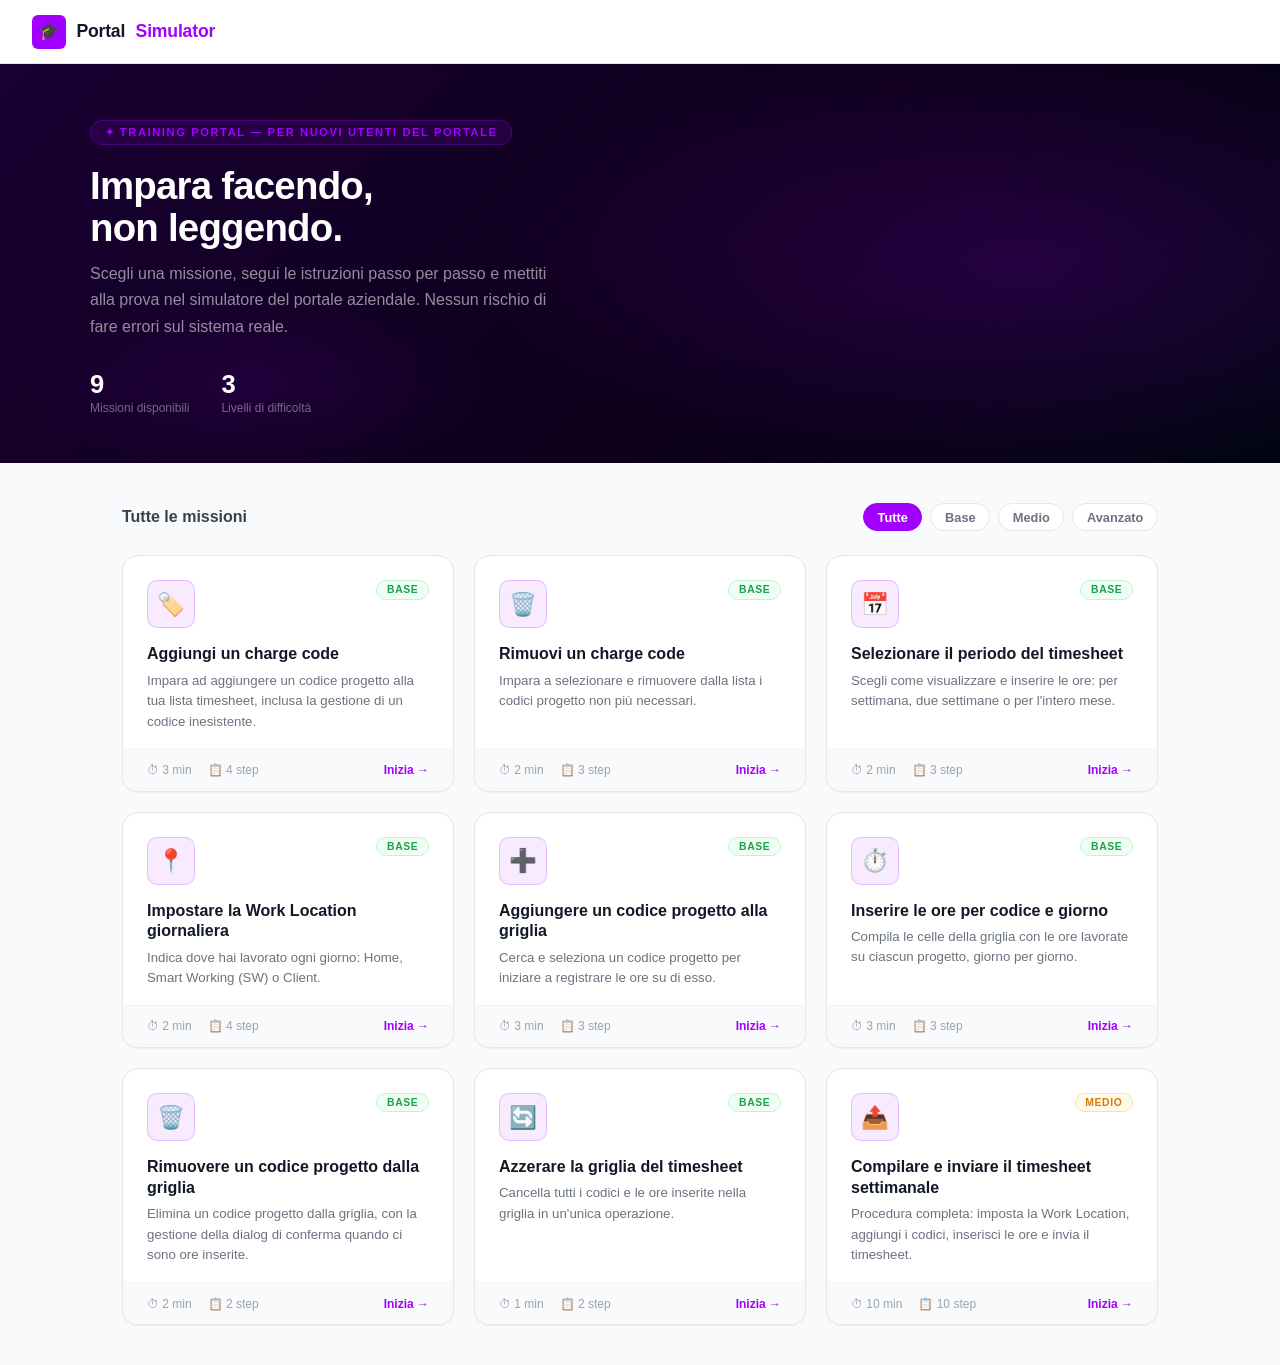
<file: app/index.html>
<!DOCTYPE html>
<html lang="it">
<head>
  <meta charset="UTF-8" />
  <meta name="viewport" content="width=device-width, initial-scale=1.0" />
  <title>Portal Simulator — Missioni</title>
  <link rel="stylesheet" href="css/style.css" />
</head>
<body>

  <header class="app-header">
    <a href="index.html" class="logo">
      <div class="logo-icon">🎓</div>
      Portal<span class="logo-accent">Simulator</span>
    </a>
  </header>

  <div class="hero">
    <div class="hero-inner">
      <div class="hero-eyebrow">✦ Training Portal — per nuovi utenti del portale</div>
      <h1>Impara facendo,<br/>non leggendo.</h1>
      <p>Scegli una missione, segui le istruzioni passo per passo e mettiti alla prova nel simulatore del portale aziendale. Nessun rischio di fare errori sul sistema reale.</p>
      <div class="hero-stats" id="hero-stats">
        <div class="hero-stat">
          <div class="hero-stat-num" id="stat-total">—</div>
          <div class="hero-stat-label">Missioni disponibili</div>
        </div>
        <div class="hero-stat">
          <div class="hero-stat-num">3</div>
          <div class="hero-stat-label">Livelli di difficoltà</div>
        </div>
      </div>
    </div>
  </div>

  <main class="page-container">
    <div class="section-header">
      <div class="section-title" id="section-label">Tutte le missioni</div>
      <div class="filter-bar">
        <button class="filter-btn active" onclick="filter('all', this)">Tutte</button>
        <button class="filter-btn" onclick="filter('base', this)">Base</button>
        <button class="filter-btn" onclick="filter('medio', this)">Medio</button>
        <button class="filter-btn" onclick="filter('avanzato', this)">Avanzato</button>
      </div>
    </div>

    <div id="missions-grid" class="missions-grid"></div>
  </main>

  <script>
    // ── MISSIONS ────────────────────────────────────────────────────────────────
    // Aggiungere qui le missioni generate con /generate-mission.
    // Ogni oggetto corrisponde a un file JSON in missions/ (usato come sorgente
    // per la generazione; a runtime si usa questo array, senza fetch).
    const MISSIONS = [
      {
        "id": "aggiungi-charge-code",
        "title": "Aggiungi un charge code",
        "description": "Impara ad aggiungere un codice progetto alla tua lista timesheet, inclusa la gestione di un codice inesistente.",
        "icon": "🏷️",
        "difficulty": "base",
        "estimatedMinutes": 3,
        "explanation": "Nella sezione 'Codici Progetto' del timesheet puoi aggiungere i codici dei progetti a cui sei assegnato. Si usa il campo di ricerca per trovare il codice e poi lo si aggiunge alla lista. Attenzione: se il codice non esiste, il portale mostrerà un errore. In questa missione proverai prima con un codice sbagliato (XXXXX) e poi aggiungerai il codice PLT2024A.",
        "steps": [
          { "id": "step-1", "description": "Digita XXXXX nel campo 'Codice progetto'", "action": "fill", "target": "searchInput", "errorMessage": "Non hai digitato nulla nel campo di ricerca." },
          { "id": "step-2", "description": "Clicca 'Cerca' — apparirà un errore: codice non trovato", "action": "click", "target": "cercaBtn", "errorMessage": "Non hai cliccato il bottone 'Cerca'." },
          { "id": "step-3", "description": "Nel modal di errore, clicca 'Riprova'", "action": "click", "target": "riprovaBtn", "errorMessage": "Non hai gestito il caso di codice non trovato: dovevi cliccare 'Riprova'." },
          { "id": "step-4", "description": "Digita PLT2024A, clicca di nuovo 'Cerca' e poi clicca 'Aggiungi'", "action": "click", "target": "aggiungiBtn", "errorMessage": "Non hai completato l'aggiunta del codice: dovevi cliccare 'Aggiungi' nel modal dei dettagli." }
        ],
        "simulator": "missions/simulators/codici-progetto.html",
        "successMessage": "Ottimo! Sai come aggiungere un charge code e come gestire un codice inesistente."
      },
      {
        "id": "rimuovi-charge-code",
        "title": "Rimuovi un charge code",
        "description": "Impara a selezionare e rimuovere dalla lista i codici progetto non più necessari.",
        "icon": "🗑️",
        "difficulty": "base",
        "estimatedMinutes": 2,
        "explanation": "Se hai charge code obsoleti o non più assegnati, puoi rimuoverli dalla tua lista. Seleziona uno o più codici tramite le checkbox e usa il bottone 'Elimina selezionati'. Prima di procedere il portale ti chiederà una conferma.",
        "steps": [
          { "id": "step-1", "description": "Seleziona almeno un codice dalla tabella usando la checkbox", "action": "click", "target": "checkboxRow", "errorMessage": "Non hai selezionato nessun codice dalla tabella." },
          { "id": "step-2", "description": "Clicca il bottone 'Elimina selezionati' (diventa rosso con la selezione)", "action": "click", "target": "eliminaSelezionatiBtn", "errorMessage": "Non hai cliccato 'Elimina selezionati'." },
          { "id": "step-3", "description": "Nel modal di conferma, clicca 'Elimina' per procedere", "action": "click", "target": "confermaEliminaBtn", "errorMessage": "Non hai confermato l'eliminazione nel modal di conferma." }
        ],
        "simulator": "missions/simulators/codici-progetto.html",
        "successMessage": "Ottimo! Hai rimosso correttamente i codici selezionati dalla tua lista timesheet."
      },
      {
        "id": "seleziona-periodo-timesheet",
        "title": "Selezionare il periodo del timesheet",
        "description": "Scegli come visualizzare e inserire le ore: per settimana, due settimane o per l'intero mese.",
        "icon": "📅",
        "difficulty": "base",
        "estimatedMinutes": 2,
        "explanation": "Prima di inserire le ore devi scegliere il periodo di riferimento. Puoi visualizzare il timesheet per settimana (blocchi 1–7, 8–14, 15–21, 22–28, 29–fine mese), per due settimane (1–15 e 16–fine mese) o per l'intero mese. La scelta si resetta ad ogni accesso: il portale riparte sempre dalla vista Settimana. Se un periodo è già stato inviato, puoi comunque cambiare periodo per compilarne un altro.",
        "steps": [
          { "id": "step-1", "description": "Clicca sul pulsante 'Settimana' in alto a sinistra per aprire il selettore periodo", "action": "click", "target": "btn-periodo-selector", "errorMessage": "Non hai aperto il selettore del periodo. Clicca sul pulsante 'Settimana' in alto a sinistra." },
          { "id": "step-2", "description": "Seleziona l'opzione 'Due settimane'", "action": "click", "target": "option-due-settimane", "errorMessage": "Non hai selezionato 'Due settimane'. Clicca sulla riga corrispondente nella modale." },
          { "id": "step-3", "description": "Clicca 'Conferma' per applicare la selezione", "action": "click", "target": "btn-conferma-periodo", "errorMessage": "Non hai confermato la selezione. Clicca il pulsante 'Conferma'." }
        ],
        "simulator": "missions/simulators/seleziona-periodo-timesheet.html",
        "successMessage": "Ottimo! Sai come cambiare il periodo del timesheet. Ricorda: la scelta si resetta ad ogni accesso — il portale riparte sempre da 'Settimana'."
      },
      {
        "id": "imposta-work-location",
        "title": "Impostare la Work Location giornaliera",
        "description": "Indica dove hai lavorato ogni giorno: Home, Smart Working (SW) o Client.",
        "icon": "📍",
        "difficulty": "base",
        "estimatedMinutes": 2,
        "explanation": "Per ogni giorno in cui inserisci ore devi specificare dove hai lavorato. La Work Location ha già un valore preselezionato di default ma è obbligatoria per i giorni con ore lavorate. Le opzioni disponibili sono tre: Home (ufficio), SW (Smart Working) e Client (sede cliente). Sabato e domenica sono normalmente disabilitati: si abilitano solo in caso di straordinario nel weekend.",
        "steps": [
          { "id": "step-1", "description": "Clicca sul dropdown Work Location nella colonna 'Mar 1'", "action": "click", "target": "dropdown-wl-mar", "errorMessage": "Non hai aperto il dropdown Work Location di martedì. Clicca sulla freccia nella cella 'Mar 1'." },
          { "id": "step-2", "description": "Seleziona 'SW' (Smart Working) dall'elenco", "action": "click", "target": "option-wl-sw", "errorMessage": "Non hai selezionato 'SW'. Scegli la voce 'SW' dal dropdown aperto." },
          { "id": "step-3", "description": "Clicca sul dropdown Work Location nella colonna 'Mer 2'", "action": "click", "target": "dropdown-wl-mer", "errorMessage": "Non hai aperto il dropdown Work Location di mercoledì." },
          { "id": "step-4", "description": "Seleziona 'Client' dall'elenco", "action": "click", "target": "option-wl-client", "errorMessage": "Non hai selezionato 'Client'. Scegli la voce 'Client' dal dropdown aperto." }
        ],
        "simulator": "missions/simulators/imposta-work-location.html",
        "successMessage": "Perfetto! Sai come impostare la Work Location per ogni giorno lavorativo. Ricorda: è obbligatoria solo per i giorni in cui hai inserito ore."
      },
      {
        "id": "aggiungi-codice-timesheet",
        "title": "Aggiungere un codice progetto alla griglia",
        "description": "Cerca e seleziona un codice progetto per iniziare a registrare le ore su di esso.",
        "icon": "➕",
        "difficulty": "base",
        "estimatedMinutes": 3,
        "explanation": "Per inserire le ore su un progetto devi prima aggiungerlo alla griglia selezionando il suo codice. Il picker ti mostra tutti i codici disponibili con tipo, cliente e stato. Puoi filtrare per codice o descrizione. I codici 'Non attivo' (badge rosso) appaiono in lista ma non sono selezionabili. Lo stesso codice può essere aggiunto una sola volta.",
        "steps": [
          { "id": "step-1", "description": "Clicca su 'Seleziona codice' in una riga vuota della griglia", "action": "click", "target": "btn-seleziona-codice", "errorMessage": "Non hai aperto il picker dei codici. Clicca su 'Seleziona codice' in una delle righe vuote." },
          { "id": "step-2", "description": "Digita 'CTUR' nel campo 'Filter...' per filtrare i risultati", "action": "fill", "target": "input-filter-codici", "errorMessage": "Non hai usato il campo di ricerca. Digita parte del codice o della descrizione per filtrare l'elenco." },
          { "id": "step-3", "description": "Clicca sulla riga del codice 'CTUR9003' per aggiungerlo alla griglia", "action": "click", "target": "row-ctur9003", "errorMessage": "Non hai selezionato il codice. Clicca sulla riga con stato 'Attivo' per aggiungerlo." }
        ],
        "simulator": "missions/simulators/aggiungi-codice-timesheet.html",
        "successMessage": "Ottimo! Hai aggiunto il codice progetto alla griglia. Ricorda: i codici 'Non attivo' non sono selezionabili e ogni codice può essere inserito una sola volta."
      },
      {
        "id": "inserisci-ore-timesheet",
        "title": "Inserire le ore per codice e giorno",
        "description": "Compila le celle della griglia con le ore lavorate su ciascun progetto, giorno per giorno.",
        "icon": "⏱️",
        "difficulty": "base",
        "estimatedMinutes": 3,
        "explanation": "Con i codici aggiunti alla griglia puoi inserire le ore per ogni giorno. Clicca sulla cella corrispondente al giorno e digita il numero di ore — sono ammessi valori decimali (es. 0.5, 7.5). Il totale giornaliero si aggiorna in tempo reale: se supera il Work Schedule di 8.0h le celle diventano rosse e viene calcolato lo straordinario nella riga 'Straordinario giornaliero'. Inserire più di 24h in un singolo giorno blocca l'invio del timesheet.",
        "steps": [
          { "id": "step-1", "description": "Clicca sulla cella 'Mar 1' nella riga del codice progetto e inserisci '8'", "action": "fill", "target": "input-ore-mar", "errorMessage": "Non hai inserito ore per martedì. Clicca sulla cella nella colonna 'Mar 1' e digita il numero di ore." },
          { "id": "step-2", "description": "Clicca sulla cella 'Mer 2' e inserisci '7.5'", "action": "fill", "target": "input-ore-mer", "errorMessage": "Non hai inserito ore per mercoledì. Le ore possono essere anche decimali (es. 7.5)." },
          { "id": "step-3", "description": "Clicca sulla cella 'Gio 3' e inserisci '9' — osserva il rosso sullo straordinario", "action": "fill", "target": "input-ore-gio", "errorMessage": "Non hai inserito ore per giovedì. Prova con 9 ore per vedere come appare lo straordinario." }
        ],
        "simulator": "missions/simulators/inserisci-ore-timesheet.html",
        "successMessage": "Ottimo! Sai come inserire le ore nella griglia. Le celle rosse indicano straordinario rispetto al Work Schedule di 8.0h — non bloccano il salvataggio, ma superare le 24h blocca l'invio."
      },
      {
        "id": "rimuovi-codice-timesheet",
        "title": "Rimuovere un codice progetto dalla griglia",
        "description": "Elimina un codice progetto dalla griglia, con la gestione della dialog di conferma quando ci sono ore inserite.",
        "icon": "🗑️",
        "difficulty": "base",
        "estimatedMinutes": 2,
        "explanation": "Se hai aggiunto un codice per errore o non ti serve più, puoi rimuoverlo cliccando il pulsante '–' accanto al nome. Se la riga è vuota viene rimossa subito. Se contiene ore inserite il portale ti avvisa con una dialog di conferma: le ore verranno cancellate definitivamente e l'operazione non è reversibile.",
        "steps": [
          { "id": "step-1", "description": "Clicca il pulsante '–' a destra del nome del codice 'CTUR9003 – Italy Operations'", "action": "click", "target": "btn-rimuovi-riga", "errorMessage": "Non hai cliccato il pulsante di rimozione. Cerca il pulsante '–' a destra del nome del codice progetto." },
          { "id": "step-2", "description": "Leggi la dialog di conferma e clicca 'Conferma' per procedere con la rimozione", "action": "click", "target": "btn-conferma-rimuovi", "errorMessage": "Non hai confermato la rimozione. Nella dialog 'Rimuovi riga' clicca il pulsante 'Conferma'." }
        ],
        "simulator": "missions/simulators/rimuovi-codice-timesheet.html",
        "successMessage": "Corretto! Hai rimosso il codice dalla griglia. Attenzione: se la riga contiene ore, la rimozione le cancella definitivamente — l'operazione non è reversibile."
      },
      {
        "id": "azzera-griglia-timesheet",
        "title": "Azzerare la griglia del timesheet",
        "description": "Cancella tutti i codici e le ore inserite nella griglia in un'unica operazione.",
        "icon": "🔄",
        "difficulty": "base",
        "estimatedMinutes": 1,
        "explanation": "Il pulsante 'Azzera' rimuove contemporaneamente tutti i codici progetto e tutte le ore inserite nella griglia corrente. L'operazione è irreversibile: il portale ti chiede conferma prima di procedere. Usalo quando vuoi ricominciare da capo la compilazione del periodo.",
        "steps": [
          { "id": "step-1", "description": "Clicca il pulsante 'Azzera' in alto a destra nella barra del timesheet", "action": "click", "target": "btn-azzera", "errorMessage": "Non hai cliccato 'Azzera'. Il pulsante si trova in alto a destra, accanto a 'Invia timesheet'." },
          { "id": "step-2", "description": "Leggi l'avviso e clicca 'Conferma' — l'operazione è irreversibile", "action": "click", "target": "btn-conferma-azzera", "errorMessage": "Non hai confermato l'operazione. Nella dialog 'Azzera griglia' clicca 'Conferma'." }
        ],
        "simulator": "missions/simulators/azzera-griglia-timesheet.html",
        "successMessage": "Perfetto! Hai azzerato la griglia. Ricorda che l'operazione è irreversibile: tutti i codici e le ore vengono cancellati definitivamente."
      },
      {
        "id": "invia-timesheet-settimanale",
        "title": "Compilare e inviare il timesheet settimanale",
        "description": "Procedura completa: imposta la Work Location, aggiungi i codici, inserisci le ore e invia il timesheet.",
        "icon": "📤",
        "difficulty": "medio",
        "estimatedMinutes": 10,
        "explanation": "Inviare il timesheet è la procedura principale che svolgi ogni settimana. Devi aggiungere i codici progetto su cui hai lavorato, inserire le ore per ogni giorno e specificare dove hai lavorato (Work Location). Il portale mostra un riepilogo prima dell'invio definitivo. Una volta inviato la griglia diventa in sola lettura. Puoi inviare anche con ore inferiori alle 40h previste, ma il sistema avvisa. La scadenza è entro la fine del periodo selezionato.",
        "steps": [
          { "id": "step-1", "description": "Clicca sul dropdown Work Location di 'Mar 1' e seleziona 'Home'", "action": "click", "target": "dropdown-wl-mar", "errorMessage": "Non hai aperto il dropdown Work Location. Clicca sulla freccia nella colonna 'Mar 1'." },
          { "id": "step-2", "description": "Seleziona 'Home' dal dropdown", "action": "click", "target": "option-wl-home", "errorMessage": "Non hai selezionato la Work Location. Clicca su 'Home' nel dropdown aperto." },
          { "id": "step-3", "description": "Clicca su 'Seleziona codice' nella prima riga vuota per aprire il picker", "action": "click", "target": "btn-seleziona-codice", "errorMessage": "Non hai aperto il picker dei codici. Clicca su 'Seleziona codice' nella griglia." },
          { "id": "step-4", "description": "Clicca sulla riga 'CWC0K001 – BDOPP DEMO FY26 Core Banking Renewal' per aggiungerlo", "action": "click", "target": "row-cwc0k001", "errorMessage": "Non hai selezionato il codice progetto. Clicca su una riga con stato 'Attivo'." },
          { "id": "step-5", "description": "Inserisci '8' nella cella 'Mar 1' del codice appena aggiunto", "action": "fill", "target": "input-ore-mar", "errorMessage": "Non hai inserito ore per martedì. Clicca sulla cella e digita il numero di ore." },
          { "id": "step-6", "description": "Inserisci '8' nella cella 'Mer 2'", "action": "fill", "target": "input-ore-mer", "errorMessage": "Non hai inserito ore per mercoledì." },
          { "id": "step-7", "description": "Inserisci '8' nella cella 'Gio 3'", "action": "fill", "target": "input-ore-gio", "errorMessage": "Non hai inserito ore per giovedì." },
          { "id": "step-8", "description": "Inserisci '8' nella cella 'Ven 4'", "action": "fill", "target": "input-ore-ven", "errorMessage": "Non hai inserito ore per venerdì." },
          { "id": "step-9", "description": "Clicca 'Invia timesheet' in alto a destra", "action": "click", "target": "btn-invia-timesheet", "errorMessage": "Non hai avviato l'invio. Clicca il pulsante 'Invia timesheet' in alto a destra." },
          { "id": "step-10", "description": "Controlla il riepilogo nella modale e clicca 'Invia' per confermare", "action": "click", "target": "btn-conferma-invio", "errorMessage": "Non hai confermato l'invio. Nella modale 'Riepilogo timesheet' clicca 'Invia'." }
        ],
        "simulator": "missions/simulators/invia-timesheet-settimanale.html",
        "successMessage": "Ottimo! Hai completato l'invio del timesheet. La griglia è ora in sola lettura. Ricorda: la scadenza per l'invio è entro la fine del periodo selezionato."
      }
    ];
    // ───────────────────────────────────────────────────────────────────────────

    let allMissions = [];

    function loadMissions() {
      const grid = document.getElementById('missions-grid');

      if (MISSIONS.length === 0) {
        grid.innerHTML = `
          <div class="empty-state" style="grid-column:1/-1;">
            <div class="empty-icon">🚧</div>
            <p>Nessuna missione disponibile.<br/>Le missioni vengono generate dagli agenti con <strong>/generate-mission</strong>.</p>
          </div>`;
        document.getElementById('stat-total').textContent = '0';
        return;
      }

      allMissions = MISSIONS;
      document.getElementById('stat-total').textContent = allMissions.length;
      renderCards(allMissions);
    }

    function renderCards(list) {
      const grid = document.getElementById('missions-grid');
      if (!list.length) {
        grid.innerHTML = `<div class="empty-state" style="grid-column:1/-1;"><div class="empty-icon">🔍</div><p>Nessuna missione per questo livello.</p></div>`;
        return;
      }
      grid.innerHTML = list.map(missionCard).join('');
    }

    function filter(level, btn) {
      document.querySelectorAll('.filter-btn').forEach(b => b.classList.remove('active'));
      btn.classList.add('active');
      const filtered = level === 'all' ? allMissions : allMissions.filter(m => m.difficulty === level);
      document.getElementById('section-label').textContent =
        level === 'all' ? 'Tutte le missioni' : `Missioni — ${level.charAt(0).toUpperCase() + level.slice(1)}`;
      renderCards(filtered);
    }

    function goMission(id) {
      const m = allMissions.find(m => m.id === id);
      if (m) {
        sessionStorage.setItem('currentMission', JSON.stringify(m));
        sessionStorage.setItem('retryCount', '1');
        sessionStorage.removeItem('prevScore');
      }
    }

    function missionCard(m) {
      const badgeClass = { base: 'badge-base', medio: 'badge-medio', avanzato: 'badge-avanzato' }[m.difficulty] || 'badge-base';
      return `
        <a class="mission-card" href="mission.html?id=${m.id}" onclick="goMission('${m.id}')">
          <div class="mission-card-top">
            <div class="mission-icon">${m.icon || '📌'}</div>
            <span class="badge ${badgeClass}">${m.difficulty || 'base'}</span>
          </div>
          <div class="mission-card-body">
            <h3>${m.title}</h3>
            <p>${m.description}</p>
          </div>
          <div class="mission-card-footer">
            <div class="mission-meta">
              <span>⏱ ${m.estimatedMinutes} min</span>
              <span>📋 ${m.steps.length} step</span>
            </div>
            <span class="mission-cta">Inizia →</span>
          </div>
        </a>`;
    }

    loadMissions();
  </script>

</body>
</html>
</file>
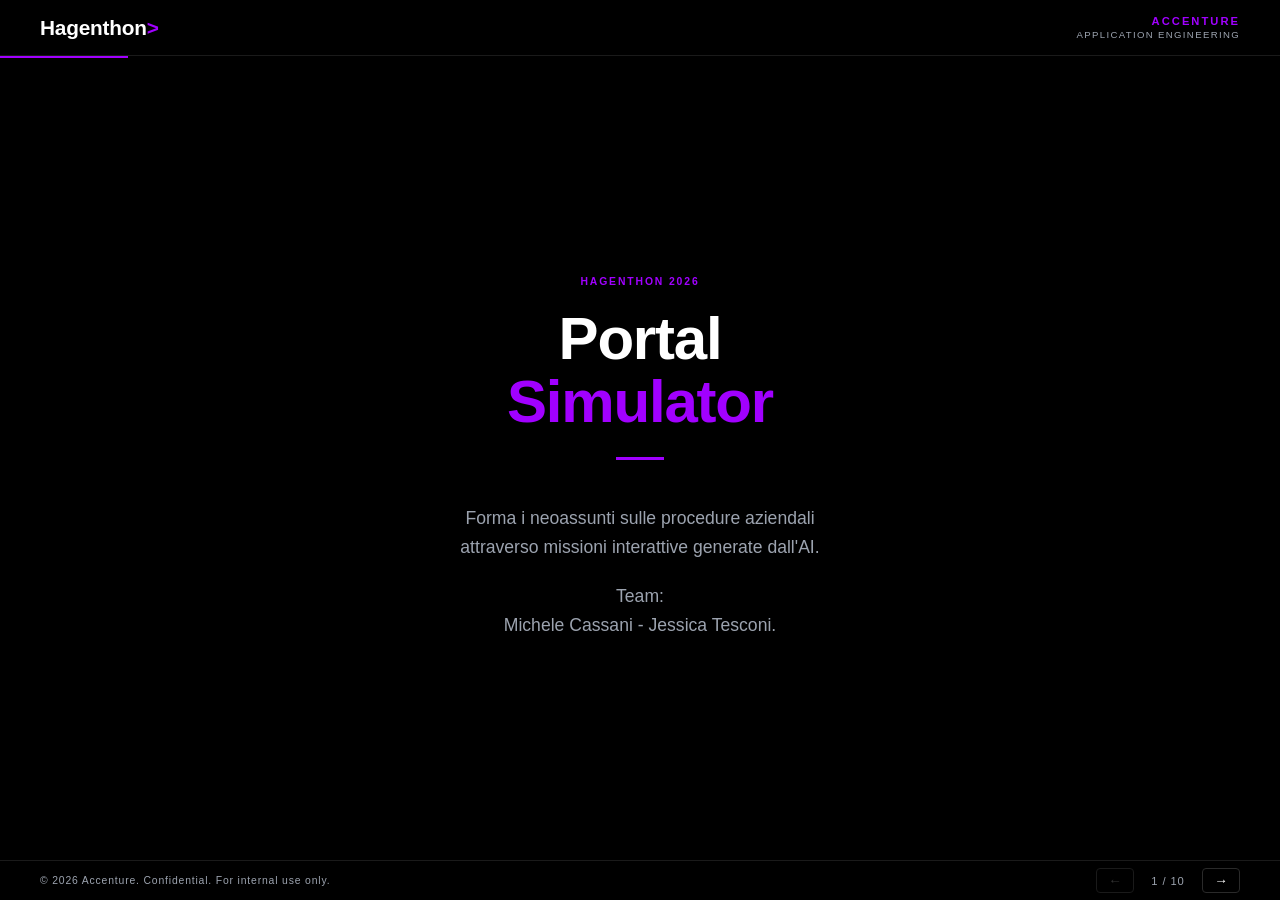
<file: presentation/index.html>
<!DOCTYPE html>
<html lang="it">
<head>
  <meta charset="UTF-8" />
  <meta name="viewport" content="width=device-width, initial-scale=1.0" />
  <title>Portal Simulator — Hagenthon</title>
  <style>
    :root {
      --purple:       #A100FF;
      --purple-dim:   rgba(161,0,255,.15);
      --purple-border:rgba(161,0,255,.35);
      --green:        #00FF85;
      --green-dim:    rgba(0,255,133,.1);
      --green-border: rgba(0,255,133,.3);
      --gray-200: #e5e7eb;
      --gray-300: #d1d5db;
      --gray-400: #9ca3af;
      --gray-500: #6b7280;
      --gray-600: #4b5563;
      --white: #ffffff;
      --black: #000000;
      --header-h: 56px;
      --footer-h: 40px;
    }

    * { box-sizing: border-box; margin: 0; padding: 0; }

    html, body {
      width: 100%; height: 100%;
      font-family: -apple-system, BlinkMacSystemFont, 'Segoe UI', Roboto, sans-serif;
      background: var(--black);
      color: var(--white);
      overflow: hidden;
    }

    /* ── Accenture header ── */
    .acc-header {
      position: fixed;
      top: 0; left: 0; right: 0;
      height: var(--header-h);
      background: var(--black);
      border-bottom: 1px solid #1a1a1a;
      display: flex;
      align-items: center;
      justify-content: space-between;
      padding: 0 2.5rem;
      z-index: 500;
    }

    .acc-logo {
      font-size: 1.3rem;
      font-weight: 800;
      letter-spacing: -.01em;
      color: var(--white);
    }

    .acc-logo span { color: var(--purple); }

    .acc-brand {
      text-align: right;
      line-height: 1.3;
    }

    .acc-brand .name {
      font-size: .7rem;
      font-weight: 700;
      letter-spacing: .18em;
      color: var(--purple);
    }

    .acc-brand .sub {
      font-size: .6rem;
      letter-spacing: .14em;
      color: var(--gray-400);
    }

    /* ── Accenture footer ── */
    .acc-footer {
      position: fixed;
      bottom: 0; left: 0; right: 0;
      height: var(--footer-h);
      background: var(--black);
      border-top: 1px solid #1a1a1a;
      display: flex;
      align-items: center;
      justify-content: space-between;
      padding: 0 2.5rem;
      z-index: 500;
    }

    .acc-footer .copy {
      font-size: .65rem;
      letter-spacing: .08em;
      color: var(--gray-400);
    }

    /* ── Progress bar ── */
    .progress {
      position: fixed;
      top: var(--header-h);
      left: 0;
      height: 2px;
      background: var(--purple);
      transition: width .35s ease;
      z-index: 400;
    }

    /* ── Navigation ── */
    .nav {
      display: flex;
      align-items: center;
      gap: .75rem;
    }

    .nav button {
      background: none;
      border: 1px solid #2a2a2a;
      color: var(--white);
      font-size: .85rem;
      cursor: pointer;
      padding: .3rem .7rem;
      border-radius: 4px;
      transition: border-color .15s, color .15s;
      line-height: 1;
    }

    .nav button:hover { border-color: var(--purple); color: var(--purple); }
    .nav button:disabled { color: #333; border-color: #1a1a1a; cursor: default; }
    .nav button:disabled:hover { color: #333; border-color: #1a1a1a; }

    .nav-counter {
      font-size: .7rem;
      letter-spacing: .08em;
      color: var(--gray-400);
      min-width: 44px;
      text-align: center;
    }

    /* ── Deck ── */
    .deck {
      position: fixed;
      top: var(--header-h);
      bottom: var(--footer-h);
      left: 0; right: 0;
    }

    .slide {
      position: absolute;
      inset: 0;
      display: flex;
      flex-direction: column;
      justify-content: center;
      align-items: center;
      padding: 3rem 5rem;
      opacity: 0;
      transform: translateX(48px);
      transition: opacity .35s ease, transform .35s ease;
      pointer-events: none;
    }

    .slide.active {
      opacity: 1;
      transform: translateX(0);
      pointer-events: all;
    }

    .slide.exit {
      opacity: 0;
      transform: translateX(-48px);
      transition: opacity .25s ease, transform .25s ease;
    }

    /* ── Typography ── */
    .eyebrow {
      font-size: .65rem;
      font-weight: 700;
      letter-spacing: .18em;
      text-transform: uppercase;
      color: var(--purple);
      margin-bottom: 1.25rem;
    }

    h1 { font-size: 3.75rem; font-weight: 800; line-height: 1.05; letter-spacing: -.02em; }
    h2 { font-size: 2.5rem; font-weight: 700; line-height: 1.15; letter-spacing: -.01em; }
    h3 { font-size: 1.1rem; font-weight: 600; }

    .tagline {
      font-size: 1.1rem;
      color: var(--gray-400);
      margin-top: 1.25rem;
      max-width: 520px;
      text-align: center;
      line-height: 1.65;
    }

    .hp { color: var(--purple); }
    .hg { color: var(--green); }
    .hd { color: var(--gray-400); }

    .text-center { text-align: center; }

    /* ── Layout ── */
    .cols-2 { display: grid; grid-template-columns: 1fr 1fr; gap: 1.75rem; width: 100%; }
    .cols-3 { display: grid; grid-template-columns: 1fr 1fr 1fr; gap: 1.5rem; width: 100%; }
    .max-w { max-width: 960px; width: 100%; }
    .max-w-sm { max-width: 680px; width: 100%; }

    /* ── Cards ── */
    .card {
      background: #0a0a0a;
      border: 1px solid #1e1e1e;
      border-radius: 8px;
      padding: 1.5rem;
    }

    .card-purple { border-color: var(--purple-border); background: var(--purple-dim); }
    .card-green  { border-color: var(--green-border);  background: var(--green-dim); }

    .card-label {
      font-size: .6rem;
      font-weight: 700;
      letter-spacing: .14em;
      text-transform: uppercase;
      margin-bottom: .75rem;
    }

    /* ── Stat ── */
    .stat { font-size: 3.5rem; font-weight: 800; line-height: 1; }

    /* ── Flow ── */
    .flow {
      display: flex;
      align-items: flex-start;
      gap: 0;
      width: 100%;
    }

    .flow-step { flex: 1; text-align: center; }

    .flow-icon {
      width: 60px; height: 60px;
      border-radius: 50%;
      border: 1px solid var(--purple-border);
      background: var(--purple-dim);
      display: flex; align-items: center; justify-content: center;
      font-size: 1.5rem;
      margin: 0 auto .75rem;
    }

    .flow-name { font-size: .85rem; font-weight: 700; margin-bottom: .4rem; }
    .flow-desc { font-size: .72rem; color: var(--gray-400); line-height: 1.5; }

    .flow-arrow {
      color: var(--gray-500);
      font-size: 1rem;
      flex-shrink: 0;
      padding: 0 .25rem;
      margin-top: 1.75rem;
    }

    /* ── Arch boxes ── */
    .arch-box {
      border-radius: 8px;
      padding: 2rem 1.75rem;
    }

    .arch-box-title { margin-bottom: .5rem; font-size: 1.2rem; font-weight: 700; }
    .arch-box-sub { font-size: .75rem; color: var(--gray-400); margin-bottom: 1.25rem; }

    .arch-list { list-style: none; display: flex; flex-direction: column; gap: .4rem; }
    .arch-list li {
      font-size: .82rem;
      color: var(--gray-400);
      padding: .35rem .75rem;
      background: rgba(255,255,255,.03);
      border: 1px solid #1e1e1e;
      border-radius: 4px;
    }

    /* ── Pills ── */
    .pill-col { display: flex; flex-direction: column; gap: .4rem; }

    .pill-col-label {
      font-size: .6rem;
      font-weight: 700;
      letter-spacing: .14em;
      text-transform: uppercase;
      margin-bottom: .5rem;
    }

    .pill {
      display: flex;
      align-items: center;
      gap: .6rem;
      padding: .5rem .85rem;
      border-radius: 5px;
      background: #0a0a0a;
      border: 1px solid #1e1e1e;
      font-size: .78rem;
    }

    .pill-s { border-color: rgba(161,0,255,.25); }
    .pill-a { border-color: rgba(0,255,133,.2); }

    .pill-cmd   { font-family: monospace; font-size: .75rem; font-weight: 700; color: var(--purple); }
    .pill-cmd-g { font-family: monospace; font-size: .75rem; font-weight: 700; color: var(--green); }
    .pill-txt   { color: var(--gray-400); }

    /* ── Checkpoint flow ── */
    .cp-flow { display: flex; flex-direction: column; gap: .5rem; width: 100%; max-width: 580px; }

    .cp-row {
      display: flex;
      align-items: center;
      gap: .85rem;
      padding: .65rem 1rem;
      border-radius: 6px;
      background: #080808;
      border: 1px solid #1a1a1a;
      font-size: .85rem;
    }

    .cp-num {
      width: 24px; height: 24px;
      border-radius: 50%;
      background: var(--purple);
      display: flex; align-items: center; justify-content: center;
      font-size: .68rem; font-weight: 700;
      flex-shrink: 0;
    }

    .cp-row-ok {
      border-color: var(--green-border);
      background: var(--green-dim);
    }

    .cp-num-ok { background: #16a34a; }
    .cp-label  { flex: 1; }

    .cp-tag {
      font-size: .62rem;
      font-weight: 700;
      padding: .15rem .5rem;
      border-radius: 999px;
      background: rgba(161,0,255,.15);
      color: var(--purple);
      border: 1px solid var(--purple-border);
      white-space: nowrap;
    }

    /* ── Demo CTA ── */
    .demo-btn {
      display: inline-flex;
      align-items: center;
      gap: .75rem;
      padding: .9rem 2.25rem;
      background: var(--purple);
      color: white;
      border-radius: 6px;
      font-size: 1rem;
      font-weight: 700;
      text-decoration: none;
      margin-top: 2rem;
      letter-spacing: .01em;
      transition: opacity .15s, transform .15s;
    }

    .demo-btn:hover { opacity: .88; transform: translateY(-1px); }

    /* ── Takeaway ── */
    .tw-list { display: flex; flex-direction: column; gap: .65rem; width: 100%; max-width: 600px; text-align: left; }

    .tw-item {
      display: flex;
      align-items: flex-start;
      gap: .85rem;
      font-size: .92rem;
      line-height: 1.55;
      color: var(--gray-400);
    }

    .tw-item strong { color: var(--white); }
    .tw-icon { color: var(--purple); flex-shrink: 0; margin-top: .1rem; }

    /* ── Cover accent line ── */
    .accent-line {
      width: 48px; height: 3px;
      background: var(--purple);
      margin: 1.5rem auto;
    }

    /* ── Reusability grid ── */
    .reuse-grid {
      display: grid;
      grid-template-columns: 1fr 1fr;
      gap: 1.25rem;
      width: 100%;
      max-width: 900px;
    }

    .reuse-card {
      background: #0a0a0a;
      border: 1px solid #1e1e1e;
      border-radius: 8px;
      padding: 1.4rem 1.5rem;
    }

    .reuse-card.purple { border-color: var(--purple-border); background: var(--purple-dim); }
    .reuse-card.green  { border-color: var(--green-border);  background: var(--green-dim); }

    .reuse-icon { font-size: 1.5rem; margin-bottom: .6rem; }
    .reuse-title { font-size: .88rem; font-weight: 700; margin-bottom: .45rem; }
    .reuse-body  { font-size: .78rem; color: var(--gray-400); line-height: 1.6; }
    .reuse-body strong { color: var(--gray-300); }
  </style>
</head>
<body>

<!-- Header -->
<header class="acc-header">
  <div class="acc-logo">Hagenthon<span>&gt;</span></div>
  <div class="acc-brand">
    <div class="name">ACCENTURE</div>
    <div class="sub">APPLICATION ENGINEERING</div>
  </div>
</header>

<!-- Progress -->
<div class="progress" id="progress"></div>

<!-- Deck -->
<div class="deck" id="deck">

  <!-- 1. COVER -->
  <div class="slide text-center active" data-index="0">
    <div class="eyebrow">Hagenthon 2026</div>
    <h1>Portal<br/><span class="hp">Simulator</span></h1>
    <div class="accent-line"></div>
    <p class="tagline">
      Forma i neoassunti sulle procedure aziendali<br/>
      attraverso missioni interattive generate dall'AI.
    </p>
    <p class="tagline">
      Team:<br/>
      Michele Cassani - Jessica Tesconi.
    </p>
  </div>

  <!-- 2. IL PROBLEMA -->
  <div class="slide" data-index="1">
    <div class="eyebrow">Il problema</div>
    <h2 class="text-center" style="margin-bottom:2.25rem;">
      L'onboarding sui portali aziendali<br/>è ancora <span class="hp">manuale e frammentato</span>
    </h2>
    <div class="cols-3 max-w">
      <div class="card">
        <div class="card-label hd">Nessun ambiente sicuro</div>
        <p style="color:var(--gray-400); font-size:.88rem; line-height:1.7; margin-top:.5rem;">
          Il neoassunto opera sul sistema reale dal primo giorno. Non esiste uno spazio dove sbagliare, imparare e riprovare senza conseguenze.
        </p>
      </div>
      <div class="card">
        <div class="card-label hd">Affiancamento non scalabile</div>
        <p style="color:var(--gray-400); font-size:.88rem; line-height:1.7; margin-top:.5rem;">
          Ogni onboarding dipende dalla disponibilità di un collega senior. Con team in crescita, il modello 1:1 diventa insostenibile.
        </p>
      </div>
      <div class="card">
        <div class="card-label hd">Conoscenza non trasferibile</div>
        <p style="color:var(--gray-400); font-size:.88rem; line-height:1.7; margin-top:.5rem;">
          Le procedure vivono nella testa delle persone. Ogni aggiornamento del portale rende obsoleta tutta la formazione precedente.
        </p>
      </div>
    </div>
  </div>

  <!-- 3. LA SOLUZIONE -->
  <div class="slide" data-index="2">
    <div class="eyebrow">La soluzione</div>
    <h2 class="text-center" style="margin-bottom:2rem;">
      Il neoassunto impara <span class="hp">facendo</span>
    </h2>
    <div class="flow max-w" style="max-width:920px;">
      <div class="flow-step">
        <div class="flow-icon">📋</div>
        <div class="flow-name">Sceglie la missione</div>
        <div class="flow-desc">
          Lista filtrata per difficoltà<br/>
          e area del portale.<br/>
          Vede durata stimata e step.
        </div>
      </div>
      <div class="flow-arrow">→</div>
      <div class="flow-step">
        <div class="flow-icon">📖</div>
        <div class="flow-name">Legge la spiegazione</div>
        <div class="flow-desc">
          Contesto della procedura,<br/>
          elenco dei passaggi attesi<br/>
          e obiettivo finale.
        </div>
      </div>
      <div class="flow-arrow">→</div>
      <div class="flow-step">
        <div class="flow-icon">🖥️</div>
        <div class="flow-name">Esegue nel simulatore</div>
        <div class="flow-desc">
          Replica fedele del portale reale.<br/>
          Click, input e azioni tracciate.<br/>
          Nessun rischio sul sistema reale.
        </div>
      </div>
      <div class="flow-arrow">→</div>
      <div class="flow-step">
        <div class="flow-icon">✅</div>
        <div class="flow-name">Riceve il feedback</div>
        <div class="flow-desc">
          Errori evidenziati step per step.<br/>
          Suggerimenti contestuali.<br/>
          Può riprovare e misurare il miglioramento.
        </div>
      </div>
    </div>
  </div>

  <!-- 4. ARCHITETTURA -->
  <div class="slide" data-index="3">
    <div class="eyebrow">Architettura</div>
    <h2 class="text-center" style="margin-bottom:2rem;">Due fasi <span class="hp">separate</span></h2>
    <div class="cols-2 max-w">
      <div class="arch-box card-purple">
        <div class="arch-box-title hp">🤖 Generazione</div>
        <div class="arch-box-sub">Sviluppatore + AI — offline</div>
        <ul class="arch-list">
          <li>Analisi screenshot del portale</li>
          <li>Generazione missioni JSON</li>
          <li>Creazione simulatori HTML</li>
          <li>Validazione e test automatici</li>
        </ul>
      </div>
      <div class="arch-box card-green">
        <div class="arch-box-title hg">⚡ Fruizione</div>
        <div class="arch-box-sub">Neoassunto — zero AI a runtime</div>
        <ul class="arch-list">
          <li>App HTML / CSS / JS statica</li>
          <li>Funziona offline, senza server</li>
          <li>Nessuna dipendenza esterna</li>
          <li>Tracciamento e valutazione lato client</li>
        </ul>
      </div>
    </div>
  </div>

  <!-- 5. SKILL E AGENTI -->
  <div class="slide" data-index="4">
    <div class="eyebrow">Skill &amp; Agenti</div>
    <h2 class="text-center" style="margin-bottom:2rem;">Il sistema di <span class="hp">generazione</span></h2>
    <div class="cols-2 max-w">
      <div>
        <div class="pill-col-label" style="color:var(--purple);">Skill — invocabili con /nome</div>
        <div class="pill-col">
          <div class="pill pill-s"><span class="pill-cmd">/generate-mission</span><span class="pill-txt">orchestratore con checkpoint guidati</span></div>
          <div class="pill pill-s"><span class="pill-cmd">/portal-analyzer</span><span class="pill-txt">screenshot → catalogo missioni</span></div>
          <div class="pill pill-s"><span class="pill-cmd">/batch-generate</span><span class="pill-txt">N missioni da lista o XLSX/CSV</span></div>
          <div class="pill pill-s"><span class="pill-cmd">/validate-mission</span><span class="pill-txt">valida JSON + HTML + test browser</span></div>
          <div class="pill pill-s"><span class="pill-cmd">/update-mission</span><span class="pill-txt">aggiorna quando il portale cambia</span></div>
        </div>
      </div>
      <div>
        <div class="pill-col-label" style="color:var(--green);">Agenti — specialisti delegati</div>
        <div class="pill-col">
          <div class="pill pill-a"><span class="pill-cmd-g">portal-analyzer</span><span class="pill-txt">mappa il portale da screenshot</span></div>
          <div class="pill pill-a"><span class="pill-cmd-g">simulator-builder</span><span class="pill-txt">riproduce l'UI reale in HTML</span></div>
          <div class="pill pill-a"><span class="pill-cmd-g">mission-tester</span><span class="pill-txt">testa il simulatore in browser</span></div>
          <div class="pill pill-a"><span class="pill-cmd-g">mission-reviewer</span><span class="pill-txt">qualità testo per neoassunti</span></div>
          <div class="pill pill-a"><span class="pill-cmd-g">test-runner</span><span class="pill-txt">unit test su tracker e evaluator</span></div>
        </div>
      </div>
    </div>
  </div>

  <!-- 6. RIUSABILITÀ E VANTAGGI -->
  <div class="slide" data-index="5">
    <div class="eyebrow">Skill &amp; Agenti — Vantaggi</div>
    <h2 class="text-center" style="margin-bottom:2rem;">
      Un sistema <span class="hp">riusabile</span> e componibile
    </h2>
    <div class="reuse-grid">
      <div class="reuse-card purple">
        <div class="reuse-icon">♻️</div>
        <div class="reuse-title hp">Indipendenti dal portale</div>
        <div class="reuse-body">
          Le skill funzionano con <strong>qualsiasi portale aziendale</strong> — SAP, Salesforce, tool custom o proprietari.
          Il sistema di generazione non cambia: cambia solo il contenuto generato.
        </div>
      </div>
      <div class="reuse-card">
        <div class="reuse-icon">🔗</div>
        <div class="reuse-title">Composabili per pipeline</div>
        <div class="reuse-body">
          Ogni agente ha un focus preciso e delega agli altri.
          <strong>portal-analyzer → simulator-builder → mission-tester</strong>
          formano una catena automatizzata che copre l'intero ciclo di vita.
        </div>
      </div>
      <div class="reuse-card">
        <div class="reuse-icon">📉</div>
        <div class="reuse-title">Costo decrescente nel tempo</div>
        <div class="reuse-body">
          La prima missione include il setup degli agenti.
          Dalla seconda in poi, generare una nuova procedura richiede
          <strong>pochi minuti</strong> con <span style="font-family:monospace; color:var(--purple);">/generate-mission</span>
          o <span style="font-family:monospace; color:var(--purple);">/batch-generate</span>.
        </div>
      </div>
      <div class="reuse-card green">
        <div class="reuse-icon">🔄</div>
        <div class="reuse-title hg">Manutenzione automatizzata</div>
        <div class="reuse-body">
          Quando il portale evolve, <span style="font-family:monospace; color:var(--green);">/update-mission</span>
          individua le differenze tra screenshot vecchi e nuovi e
          <strong>rigenera solo ciò che è cambiato</strong>, senza riscrivere tutto.
        </div>
      </div>
    </div>
  </div>

  <!-- 7. OTTIMIZZAZIONE TOKEN E TEMPI -->
  <div class="slide" data-index="6">
    <div class="eyebrow">Ottimizzazione</div>
    <h2 class="text-center" style="margin-bottom:2rem;">
      Skill e agenti progettati per essere <span class="hp">efficienti</span>
    </h2>
    <div class="cols-3 max-w">
      <div class="card card-purple">
        <div class="card-label hp">Parallelizzazione batch</div>
        <p style="color:var(--gray-400); font-size:.88rem; line-height:1.7; margin-top:.5rem;">
          <span style="font-family:monospace; color:var(--purple);">/batch-generate</span> lancia fino a
          <strong style="color:var(--white);">3 missioni in contemporanea</strong> come subagent in background,
          anziché attendere il completamento di ciascuna prima di avviare la successiva.
        </p>
      </div>
      <div class="card">
        <div class="card-label hd">Early exit su errori</div>
        <p style="color:var(--gray-400); font-size:.88rem; line-height:1.7; margin-top:.5rem;">
          <span style="font-family:monospace; color:var(--gray-400);">/validate-mission</span> salta il
          <strong style="color:var(--white);">browser test</strong> (la fase più costosa) se la validazione
          strutturale del JSON o dell'HTML rileva già errori bloccanti.
        </p>
      </div>
      <div class="card card-green">
        <div class="card-label hg">Analisi screenshot globale</div>
        <p style="color:var(--gray-400); font-size:.88rem; line-height:1.7; margin-top:.5rem;">
          Il <span style="font-family:monospace; color:var(--green);">simulator-builder</span> analizza tutti gli
          screenshot in <strong style="color:var(--white);">un unico passaggio</strong> e genera il CSS
          <code>:root</code> una sola volta, evitando token duplicati per ogni sezione.
        </p>
      </div>
    </div>
  </div>

  <!-- 8. FLUSSO DI CREAZIONE -->
  <div class="slide" data-index="7">
    <div class="eyebrow">Come si crea una missione</div>
    <h2 style="margin-bottom:2rem;">Un solo comando, <span class="hp">sei step</span></h2>
    <div class="cp-flow">
      <div class="cp-row">
        <div class="cp-num">1</div>
        <div class="cp-label">Descrivi la procedura in linguaggio naturale</div>
      </div>
      <div class="cp-row">
        <div class="cp-num">2</div>
        <div class="cp-label">Revisione JSON generato</div>
        <div class="cp-tag">✋ checkpoint</div>
      </div>
      <div class="cp-row">
        <div class="cp-num">3</div>
        <div class="cp-label">Allega gli screenshot del portale reale</div>
      </div>
      <div class="cp-row">
        <div class="cp-num">4</div>
        <div class="cp-label">Revisione simulatore HTML generato</div>
        <div class="cp-tag">✋ checkpoint</div>
      </div>
      <div class="cp-row">
        <div class="cp-num">5</div>
        <div class="cp-label">Validazione automatica + test in browser</div>
        <div class="cp-tag">✋ checkpoint</div>
      </div>
      <div class="cp-row cp-row-ok">
        <div class="cp-num cp-num-ok">✓</div>
        <div class="cp-label hg" style="font-weight:600;">Missione pubblicata nell'app</div>
      </div>
    </div>
    <p style="color:var(--gray-500); font-size:.72rem; margin-top:1.1rem; font-family:monospace; letter-spacing:.05em;">
      /generate-mission &nbsp;·&nbsp; /batch-generate &nbsp;·&nbsp; /portal-analyzer
    </p>
  </div>

  <!-- 9. TAKEAWAY -->
  <div class="slide text-center" data-index="8">
    <div class="eyebrow">In sintesi</div>
    <h2 style="margin-bottom:2rem;">Perché <span class="hp">Portal Simulator</span></h2>
    <div class="tw-list" style="margin:0 auto;">
      <div class="tw-item">
        <span class="tw-icon">›</span>
        <span>Apprendimento <strong>attivo</strong>: il neoassunto impara eseguendo, non leggendo</span>
      </div>
      <div class="tw-item">
        <span class="tw-icon">›</span>
        <span>App <strong>zero dipendenze</strong> a runtime — funziona offline, nessun costo API</span>
      </div>
      <div class="tw-item">
        <span class="tw-icon">›</span>
        <span>AI usata solo per <strong>generare contenuti</strong>, non per erogarli</span>
      </div>
      <div class="tw-item">
        <span class="tw-icon">›</span>
        <span>Skill e agenti <strong>riusabili</strong>: funzionano su qualsiasi portale, il costo cala ad ogni missione</span>
      </div>
      <div class="tw-item">
        <span class="tw-icon">›</span>
        <span><strong>Manutenibile</strong>: quando il portale cambia, basta <span class="hp" style="font-family:monospace; font-size:.85em;">/update-mission</span></span>
      </div>
    </div>
  </div>

  <!-- 10. DEMO (spostata alla fine) -->
  <div class="slide text-center" data-index="9">
    <div class="eyebrow">Live demo</div>
    <h2>Proviamolo <span class="hp">insieme</span></h2>
    <p class="tagline">Apri l'applicativo e segui una missione dal vivo</p>
    <a class="demo-btn" href="../app/index.html" target="_blank">
      ▶&nbsp; Apri Portal Simulator
    </a>
  </div>

</div>

<!-- Footer -->
<footer class="acc-footer">
  <span class="copy">© 2026 Accenture. Confidential. For internal use only.</span>
  <div class="nav">
    <button id="btn-prev" onclick="navigate(-1)" disabled>←</button>
    <span class="nav-counter" id="counter">1 / 10</span>
    <button id="btn-next" onclick="navigate(1)">→</button>
  </div>
</footer>

<script>
  const slides = document.querySelectorAll('.slide');
  const total = slides.length;
  let current = 0;

  function navigate(dir) {
    const next = current + dir;
    if (next < 0 || next >= total) return;

    slides[current].classList.remove('active');
    slides[current].classList.add('exit');
    setTimeout(() => slides[current].classList.remove('exit'), 300);

    current = next;
    slides[current].classList.add('active');

    document.getElementById('counter').textContent = `${current + 1} / ${total}`;
    document.getElementById('btn-prev').disabled = current === 0;
    document.getElementById('btn-next').disabled = current === total - 1;
    document.getElementById('progress').style.width = `${((current + 1) / total) * 100}%`;
  }

  document.addEventListener('keydown', (e) => {
    if (e.key === 'ArrowRight' || e.key === ' ' || e.key === 'ArrowDown') {
      e.preventDefault(); navigate(1);
    }
    if (e.key === 'ArrowLeft' || e.key === 'ArrowUp') {
      e.preventDefault(); navigate(-1);
    }
  });

  document.getElementById('progress').style.width = `${(1 / total) * 100}%`;
</script>

</body>
</html>
</file>
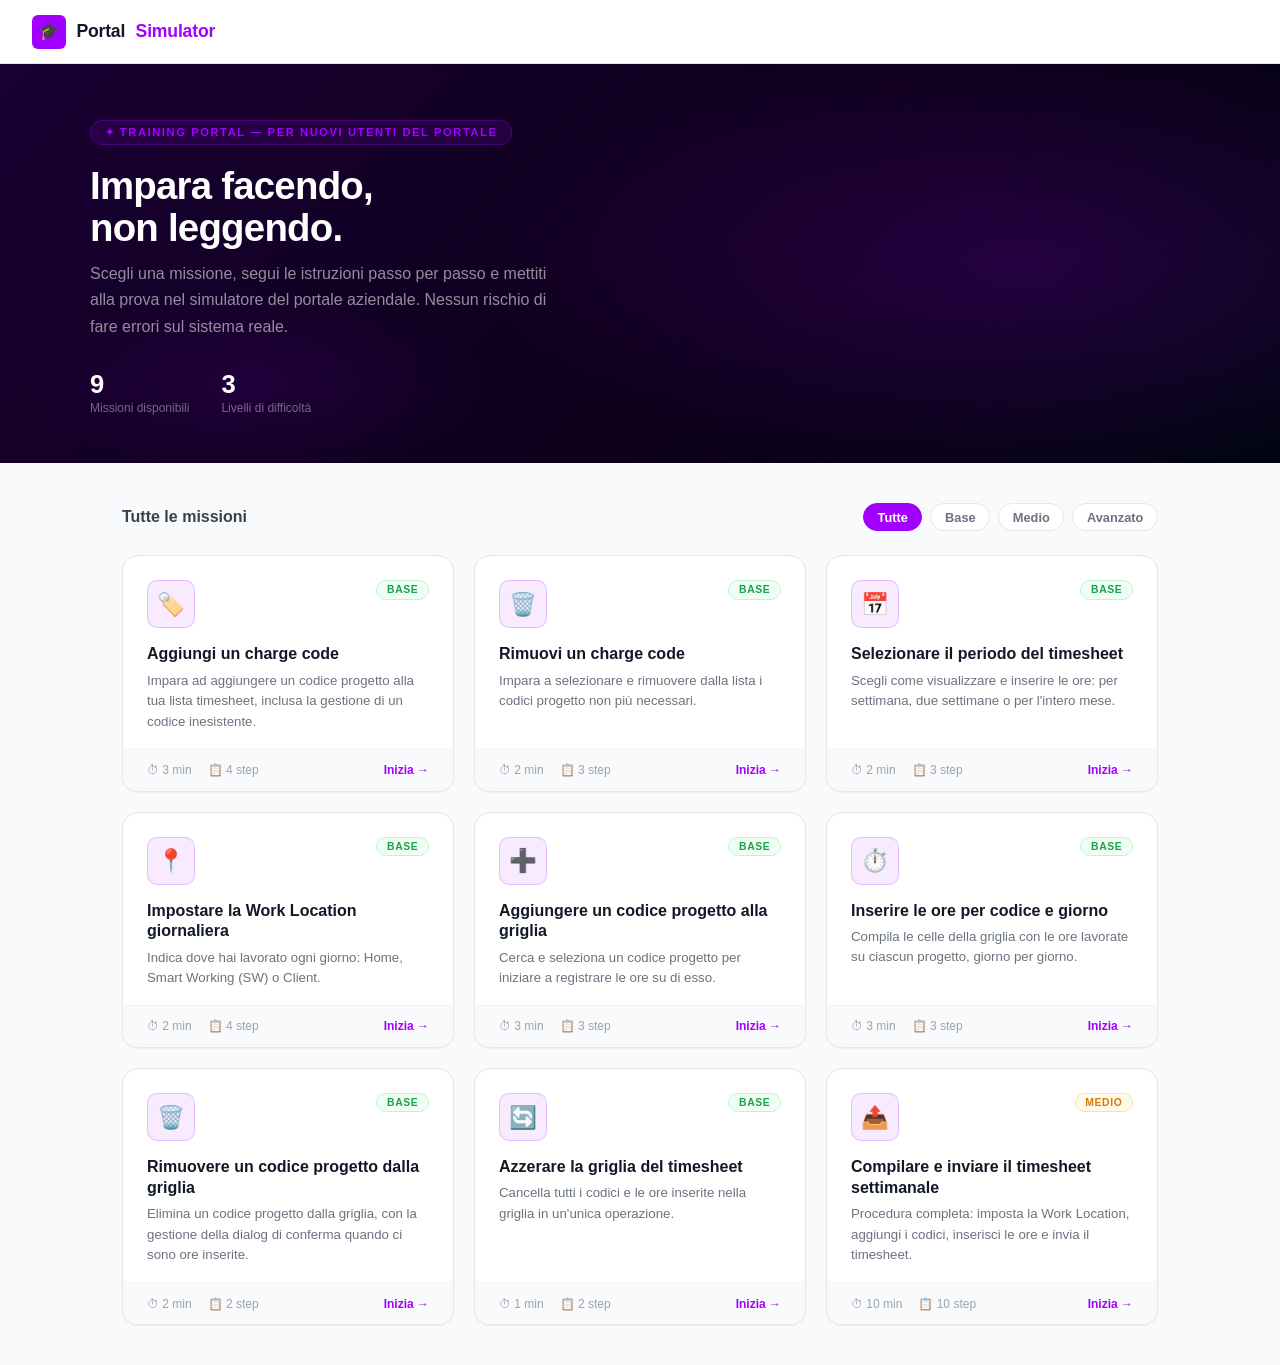
<file: app/mission.html>
<!DOCTYPE html>
<html lang="it">
<head>
  <meta charset="UTF-8" />
  <meta name="viewport" content="width=device-width, initial-scale=1.0" />
  <title>Missione — Portal Simulator</title>
  <link rel="stylesheet" href="css/style.css" />
</head>
<body>

  <header class="app-header">
    <a href="index.html" class="logo">
      <div class="logo-icon">🎓</div>
      Portal<span class="logo-accent">Simulator</span>
    </a>
    <a href="index.html" class="btn-back">← Missioni</a>
  </header>

  <div class="mission-hero">
    <div class="mission-hero-inner">
      <div class="mission-hero-icon" id="hero-icon">⏳</div>
      <div class="mission-hero-text">
        <h1 id="mission-title">Caricamento...</h1>
        <p id="mission-desc"></p>
        <div class="mission-hero-chips" id="hero-chips"></div>
      </div>
    </div>
  </div>

  <main class="page-container">
    <div class="mission-detail-layout">

      <div class="mission-explanation">
        <div class="explanation-section">
          <h2>Contesto</h2>
          <p id="mission-explanation"></p>
        </div>
        <div class="explanation-section">
          <h2>Passaggi da eseguire</h2>
          <ol id="steps-list" class="steps-list"></ol>
        </div>
      </div>

      <aside class="info-card">
        <div class="info-card-header">
          <h3>Dettagli missione</h3>
        </div>
        <div class="info-card-body">
          <div class="info-row">
            <span class="label">Difficoltà</span>
            <span class="value" id="info-difficulty">—</span>
          </div>
          <div class="info-row">
            <span class="label">Durata stimata</span>
            <span class="value" id="info-time">—</span>
          </div>
          <div class="info-row">
            <span class="label">Passaggi</span>
            <span class="value" id="info-steps">—</span>
          </div>
          <a id="btn-start" class="btn-primary" href="#">
            ▶ &nbsp;Inizia simulazione
          </a>
        </div>
      </aside>

    </div>
  </main>

  <script>
    const params = new URLSearchParams(window.location.search);
    const missionId = params.get('id');

    function loadMission() {
      if (!missionId) { window.location.href = 'index.html'; return; }
      try {
        const stored = sessionStorage.getItem('currentMission');
        if (!stored) throw new Error('no data');
        const m = JSON.parse(stored);
        if (m.id !== missionId) throw new Error('id mismatch');
        render(m);
      } catch {
        document.getElementById('mission-title').textContent = 'Missione non trovata';
        document.getElementById('mission-desc').textContent = 'Torna alla lista missioni e riprova.';
      }
    }

    function render(m) {
      document.title = `${m.title} — Portal Simulator`;

      document.getElementById('hero-icon').textContent = m.icon || '📌';
      document.getElementById('mission-title').textContent = m.title;
      document.getElementById('mission-desc').textContent = m.description;
      document.getElementById('mission-explanation').textContent = m.explanation;

      const diffLabel = { base: 'Base', medio: 'Medio', avanzato: 'Avanzato' }[m.difficulty] || m.difficulty;
      document.getElementById('info-difficulty').textContent = diffLabel;
      document.getElementById('info-time').textContent = `${m.estimatedMinutes} min`;
      document.getElementById('info-steps').textContent = `${m.steps.length} step`;

      document.getElementById('hero-chips').innerHTML = `
        <div class="hero-chip">⏱ ${m.estimatedMinutes} min</div>
        <div class="hero-chip">📋 ${m.steps.length} step</div>
        <div class="hero-chip">📊 ${diffLabel}</div>`;

      document.getElementById('steps-list').innerHTML = m.steps.map((s, i) => `
        <li class="step-item">
          <div class="step-left">
            <div class="step-number">${i + 1}</div>
          </div>
          <span class="step-text">${s.description}</span>
        </li>`).join('');

      document.getElementById('btn-start').href = m.simulator;
      sessionStorage.setItem('currentMission', JSON.stringify(m));
    }

    loadMission();
  </script>

</body>
</html>
</file>
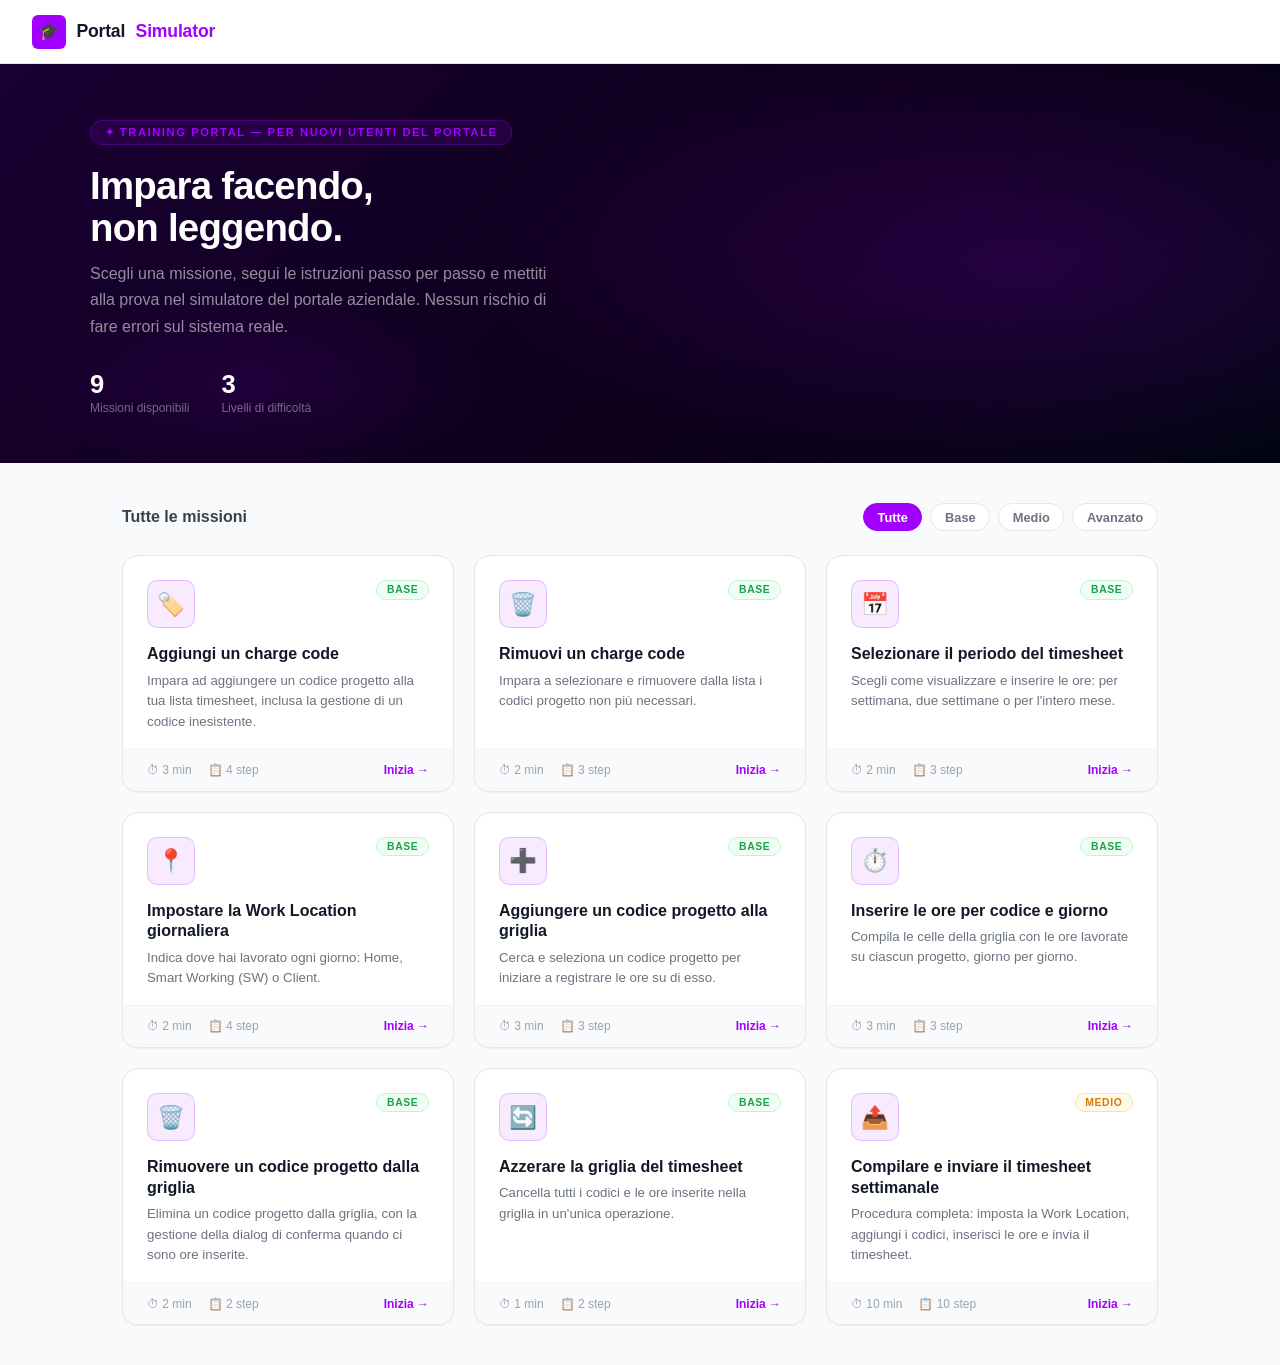
<file: app/result.html>
<!DOCTYPE html>
<html lang="it">
<head>
  <meta charset="UTF-8" />
  <meta name="viewport" content="width=device-width, initial-scale=1.0" />
  <title>Risultato — Portal Simulator</title>
  <link rel="stylesheet" href="css/style.css" />
</head>
<body>

  <header class="app-header">
    <a href="index.html" class="logo">
      <div class="logo-icon">🎓</div>
      Portal<span class="logo-accent">Simulator</span>
    </a>
  </header>

  <div class="result-page">
    <div class="result-card">

      <div id="result-header" class="result-header">
        <div id="retry-badge" class="retry-badge" style="display:none"></div>
        <div id="result-icon" class="result-icon-wrap"></div>
        <h2 id="result-title"></h2>
        <p id="result-subtitle" class="subtitle"></p>
        <div class="result-score" id="result-score"></div>
        <div id="improvement-row" class="improvement-row" style="display:none"></div>
      </div>

      <div class="result-body">
        <div class="result-body-title">Dettaglio passaggi</div>
        <div id="steps-result" class="steps-result"></div>
        <div class="result-actions">
          <a id="btn-retry" class="btn-secondary" href="#">↺ &nbsp;Riprova</a>
          <a class="btn-primary-inline" href="index.html">← Missioni</a>
        </div>
      </div>

    </div>
  </div>

  <script src="js/evaluator.js"></script>
  <script>
    function renderResult() {
      const raw = sessionStorage.getItem('sessionResult');
      if (!raw) { window.location.href = 'index.html'; return; }

      const result  = JSON.parse(raw);
      const mission = JSON.parse(sessionStorage.getItem('currentMission') || '{}');
      const passed  = result.passed;
      const total   = result.steps.length;
      const correct = result.steps.filter(s => s.ok).length;

      // Header
      const header = document.getElementById('result-header');
      header.classList.add(passed ? 'success' : 'error');

      const icon = document.getElementById('result-icon');
      icon.classList.add(passed ? 'success' : 'error');
      icon.textContent = passed ? '✓' : '✕';

      document.getElementById('result-title').textContent =
        passed ? 'Procedura completata!' : 'Riprova ancora';

      document.getElementById('result-subtitle').textContent =
        passed
          ? (mission.successMessage || 'Ottimo! Hai eseguito tutti i passaggi correttamente.')
          : `Hai eseguito ${correct} di ${total} passaggi. Rileggi le istruzioni e riprova.`;

      // Score
      document.getElementById('result-score').innerHTML = `
        <div class="score-stat">
          <div class="score-num" style="color:${passed ? '#16a34a' : '#dc2626'}">${correct}/${total}</div>
          <div class="score-lbl">Passaggi corretti</div>
        </div>
        <div class="score-divider"></div>
        <div class="score-stat">
          <div class="score-num">${result.errors}</div>
          <div class="score-lbl">Errori</div>
        </div>`;

      // Step detail
      document.getElementById('steps-result').innerHTML = result.steps.map(s => `
        <div class="step-result-item ${s.ok ? 'ok' : 'err'}">
          <div class="step-result-icon ${s.ok ? 'ok' : 'err'}">${s.ok ? '✓' : '✕'}</div>
          <div class="step-result-info">
            <div class="step-desc">${s.description}</div>
            ${!s.ok ? `<div class="step-error">${s.errorMessage}</div>` : ''}
          </div>
        </div>`).join('');

      // Retry tracking
      const retryCount = parseInt(sessionStorage.getItem('retryCount') || '1');
      const prevScore  = parseInt(sessionStorage.getItem('prevScore')  ?? '-1');

      if (retryCount > 1) {
        const badge = document.getElementById('retry-badge');
        badge.textContent = `Tentativo ${retryCount}`;
        badge.style.display = 'inline-block';
      }

      if (retryCount > 1 && prevScore >= 0) {
        const delta = correct - prevScore;
        const row = document.getElementById('improvement-row');
        row.style.display = 'flex';
        if (delta > 0) {
          row.innerHTML = `<span class="improvement improvement-up">↑ +${delta} ${delta > 1 ? 'passaggi corretti' : 'passaggio corretto'} rispetto al tentativo precedente</span>`;
        } else if (delta < 0) {
          row.innerHTML = `<span class="improvement improvement-down">↓ ${delta} rispetto al tentativo precedente</span>`;
        } else {
          row.innerHTML = `<span class="improvement improvement-same">= Stesso risultato del tentativo precedente</span>`;
        }
      }

      // Retry button — salva il punteggio corrente prima di ricominciare
      const btnRetry = document.getElementById('btn-retry');
      btnRetry.href = mission.id ? `mission.html?id=${mission.id}` : 'index.html';
      btnRetry.addEventListener('click', () => {
        sessionStorage.setItem('prevScore',   String(correct));
        sessionStorage.setItem('retryCount',  String(retryCount + 1));
      });
    }

    renderResult();
  </script>

</body>
</html>
</file>
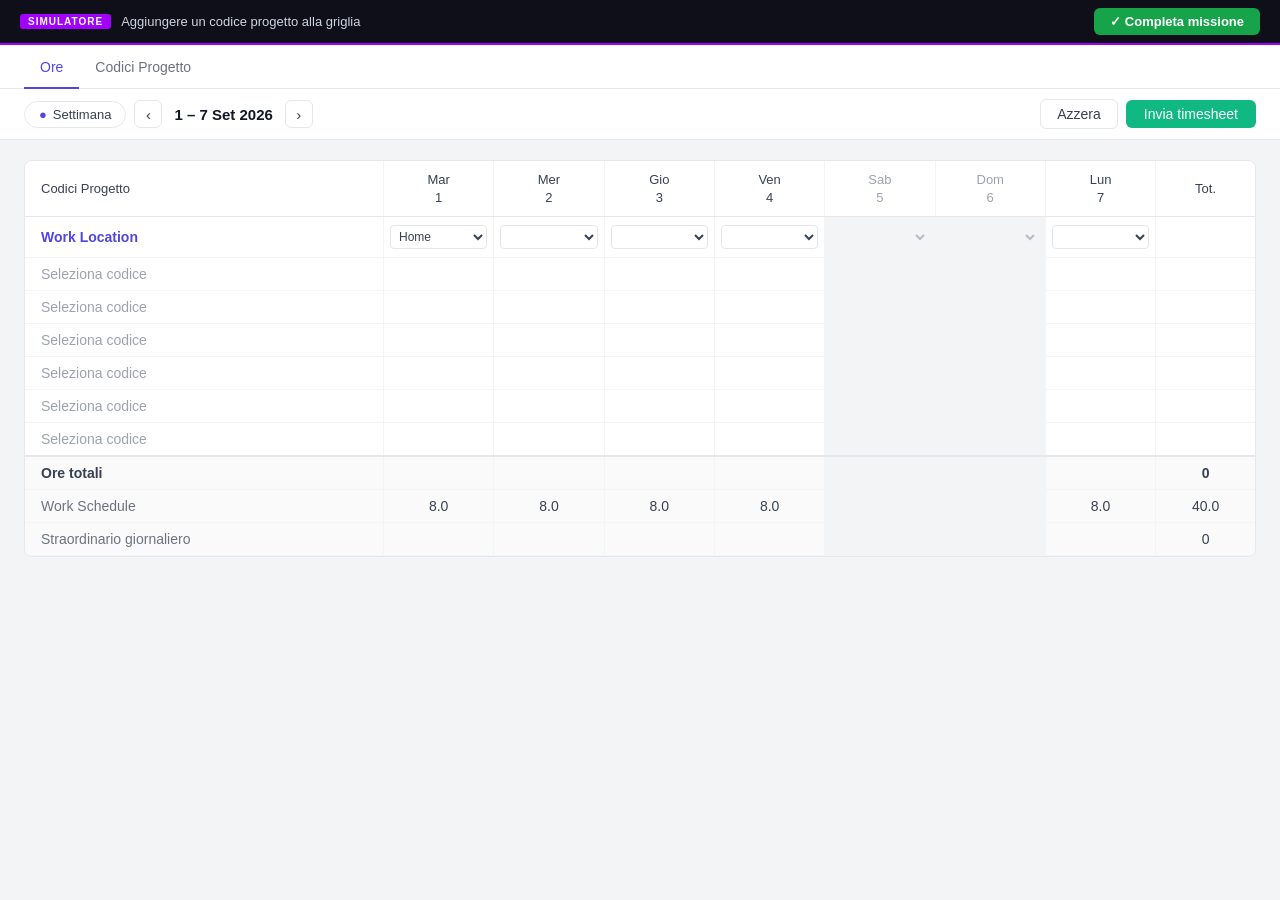
<file: app/missions/simulators/aggiungi-codice-timesheet.html>
<!DOCTYPE html>
<html lang="it">
<head>
  <meta charset="UTF-8" />
  <meta name="viewport" content="width=device-width, initial-scale=1.0" />
  <title>Simulatore — Aggiungere un codice progetto alla griglia</title>
  <script src="../../js/tracker.js"></script>
  <style>
    /* ── Variabili estratte dagli screenshot ── */
    :root {
      --portal-primary:      #4F46E5;
      --portal-primary-dark: #4338CA;
      --portal-bg:           #F3F4F6;
      --portal-white:        #FFFFFF;
      --portal-border:       #E5E7EB;
      --portal-border-light: #F3F4F6;
      --portal-text:         #374151;
      --portal-text-dark:    #111827;
      --portal-text-light:   #6B7280;
      --portal-text-ph:      #9CA3AF;
      --portal-weekend:      #F3F4F6;
      --portal-green:        #16A34A;
      --portal-green-bg:     #DCFCE7;
      --portal-red:          #DC2626;
      --portal-red-bg:       #FEE2E2;
      --portal-code-bg:      #EEF2FF;
      --portal-code-text:    #4338CA;
      --portal-teal:         #10B981;
    }

    * { box-sizing: border-box; margin: 0; padding: 0; }

    body {
      font-family: -apple-system, BlinkMacSystemFont, 'Segoe UI', Roboto, sans-serif;
      background: var(--portal-bg);
      height: 100vh;
      display: flex;
      flex-direction: column;
      overflow: hidden;
    }

    /* ── Sim bar ─────────────────────────────────────────── */
    .sim-bar {
      background: #0f0f1a;
      color: #e2e8f0;
      display: flex;
      justify-content: space-between;
      align-items: center;
      padding: 8px 20px;
      font-size: 13px;
      flex-shrink: 0;
      z-index: 100;
      border-bottom: 2px solid #A100FF;
    }
    .sim-bar-left { display: flex; align-items: center; gap: 10px; }
    .sim-badge {
      background: #A100FF;
      color: white;
      font-size: 10px;
      font-weight: 700;
      letter-spacing: 1px;
      padding: 2px 8px;
      border-radius: 3px;
    }
    .sim-mission-title { color: #cbd5e1; font-size: 13px; }
    .sim-complete-btn {
      background: #16a34a;
      color: white;
      border: none;
      padding: 6px 16px;
      border-radius: 6px;
      font-size: 13px;
      font-weight: 600;
      cursor: pointer;
      transition: background 0.15s;
    }
    .sim-complete-btn:hover { background: #15803d; }

    /* ── Portal wrapper ──────────────────────────────────── */
    .portal {
      flex: 1;
      display: flex;
      flex-direction: column;
      overflow: hidden;
      background: var(--portal-white);
    }

    /* ── Tabs ────────────────────────────────────────────── */
    .pt-tabs {
      display: flex;
      border-bottom: 1px solid var(--portal-border);
      padding: 0 24px;
      background: var(--portal-white);
      flex-shrink: 0;
    }
    .pt-tab {
      padding: 14px 16px 12px;
      font-size: 14px;
      color: var(--portal-text-light);
      cursor: pointer;
      border-bottom: 2px solid transparent;
      margin-bottom: -1px;
      user-select: none;
    }
    .pt-tab:hover { color: var(--portal-text); }
    .pt-tab.active {
      color: var(--portal-primary);
      border-bottom-color: var(--portal-primary);
      font-weight: 500;
    }

    /* ── Date / action bar ───────────────────────────────── */
    .pt-date-bar {
      display: flex;
      align-items: center;
      padding: 10px 24px;
      gap: 8px;
      background: var(--portal-white);
      border-bottom: 1px solid var(--portal-border);
      flex-shrink: 0;
    }
    .btn-settimana {
      display: inline-flex;
      align-items: center;
      gap: 6px;
      background: white;
      border: 1px solid var(--portal-border);
      border-radius: 20px;
      padding: 5px 14px;
      font-size: 13px;
      color: var(--portal-text);
      cursor: pointer;
    }
    .btn-settimana .dot { color: var(--portal-primary); }
    .btn-nav {
      background: white;
      border: 1px solid var(--portal-border);
      border-radius: 6px;
      width: 28px;
      height: 28px;
      font-size: 15px;
      cursor: pointer;
      color: var(--portal-text);
      display: flex;
      align-items: center;
      justify-content: center;
    }
    .btn-nav:hover { background: #F9FAFB; }
    .period-text {
      font-size: 15px;
      font-weight: 600;
      color: var(--portal-text-dark);
      padding: 0 4px;
    }
    .spacer { flex: 1; }
    .btn-azzera {
      background: white;
      border: 1px solid var(--portal-border);
      border-radius: 6px;
      padding: 6px 16px;
      font-size: 14px;
      color: var(--portal-text);
      cursor: pointer;
    }
    .btn-azzera:hover { background: #F9FAFB; }
    .btn-invia {
      background: var(--portal-teal);
      color: white;
      border: none;
      border-radius: 6px;
      padding: 6px 18px;
      font-size: 14px;
      font-weight: 500;
      cursor: pointer;
    }
    .btn-invia:hover { background: #059669; }

    /* ── Main area ───────────────────────────────────────── */
    .pt-main {
      flex: 1;
      overflow-y: auto;
      padding: 20px 24px;
      background: var(--portal-bg);
    }

    /* ── Timesheet grid ──────────────────────────────────── */
    .grid-wrap {
      background: white;
      border: 1px solid var(--portal-border);
      border-radius: 8px;
      overflow: hidden;
    }
    .ts-table {
      width: 100%;
      border-collapse: collapse;
      table-layout: fixed;
    }
    /* Column widths */
    .ts-table colgroup col.col-name { width: 260px; }
    .ts-table colgroup col.col-day  { width: 80px; }
    .ts-table colgroup col.col-tot  { width: 72px; }

    .ts-table thead th {
      background: white;
      padding: 10px 6px;
      text-align: center;
      font-size: 13px;
      font-weight: 500;
      color: var(--portal-text);
      border-bottom: 1px solid var(--portal-border);
      border-right: 1px solid var(--portal-border-light);
      line-height: 1.35;
    }
    .ts-table thead th:first-child {
      text-align: left;
      padding-left: 16px;
    }
    .ts-table thead th.th-weekend { color: var(--portal-text-ph); }
    .ts-table thead th:last-child  { border-right: none; }

    /* Body cells */
    .ts-table tbody td {
      padding: 8px 6px;
      text-align: center;
      font-size: 14px;
      color: var(--portal-text);
      border-bottom: 1px solid var(--portal-border-light);
      border-right: 1px solid var(--portal-border-light);
      vertical-align: middle;
    }
    .ts-table tbody td:first-child {
      text-align: left;
      padding-left: 16px;
      padding-right: 10px;
    }
    .ts-table tbody td:last-child { border-right: none; }
    .ts-table tbody td.td-weekend  { background: var(--portal-weekend); }

    /* Work Location row */
    .row-location td { border-bottom: 1px solid var(--portal-border); }
    .lbl-wl {
      color: var(--portal-primary);
      font-weight: 600;
      font-size: 14px;
    }
    .wl-select {
      border: 1px solid var(--portal-border);
      border-radius: 4px;
      padding: 3px 4px;
      font-size: 12px;
      color: var(--portal-text);
      background: white;
      width: 100%;
      cursor: pointer;
      appearance: auto;
    }
    .wl-select:disabled {
      background: var(--portal-weekend);
      cursor: default;
      border-color: transparent;
      color: var(--portal-text-ph);
    }

    /* "Seleziona codice" cells */
    .cell-seleziona {
      color: var(--portal-text-ph) !important;
      font-size: 14px;
      cursor: pointer;
      user-select: none;
    }
    .cell-seleziona:hover {
      color: var(--portal-primary) !important;
      background: #F5F3FF;
    }

    /* Filled code display */
    .cell-code-filled {
      display: flex;
      align-items: center;
      gap: 8px;
    }
    .code-chip {
      background: var(--portal-code-bg);
      color: var(--portal-code-text);
      padding: 2px 8px;
      border-radius: 4px;
      font-size: 12px;
      font-weight: 700;
      white-space: nowrap;
      flex-shrink: 0;
    }
    .code-desc {
      font-size: 13px;
      color: var(--portal-text);
      overflow: hidden;
      text-overflow: ellipsis;
      white-space: nowrap;
    }

    /* Footer rows */
    .row-totali td {
      background: #FAFAFA;
      border-top: 2px solid var(--portal-border);
      border-bottom: 1px solid var(--portal-border);
      font-weight: 700;
      color: var(--portal-text-dark);
    }
    .row-totali td:first-child {
      text-align: right;
      padding-right: 16px;
      font-weight: 600;
      color: var(--portal-text);
    }
    .row-schedule td {
      background: #FAFAFA;
      font-size: 14px;
      color: var(--portal-text);
    }
    .row-schedule td:first-child {
      text-align: right;
      padding-right: 16px;
      color: var(--portal-text-light);
      font-weight: 400;
    }
    .row-extra td {
      background: #FAFAFA;
      font-size: 14px;
      color: var(--portal-text);
      border-bottom: none;
    }
    .row-extra td:first-child {
      text-align: right;
      padding-right: 16px;
      color: var(--portal-text-light);
      font-weight: 400;
    }

    /* ── Picker overlay ──────────────────────────────────── */
    .picker-overlay {
      position: fixed;
      inset: 0;
      background: rgba(0, 0, 0, 0.28);
      display: flex;
      align-items: center;
      justify-content: center;
      z-index: 200;
    }
    .picker-panel {
      background: white;
      border-radius: 12px;
      width: 940px;
      max-width: 96vw;
      max-height: 82vh;
      display: flex;
      flex-direction: column;
      box-shadow: 0 20px 60px rgba(0, 0, 0, 0.2);
      overflow: hidden;
    }
    .picker-filter-wrap {
      padding: 14px 16px;
      flex-shrink: 0;
    }
    .picker-filter {
      width: 100%;
      border: 2px solid var(--portal-primary);
      border-radius: 8px;
      padding: 10px 14px;
      font-size: 15px;
      color: var(--portal-text);
      outline: none;
      font-family: inherit;
    }
    .picker-filter::placeholder { color: var(--portal-text-ph); }

    .picker-table-wrap {
      overflow-y: auto;
      flex: 1;
    }
    .picker-table {
      width: 100%;
      border-collapse: collapse;
    }
    .picker-table thead th {
      position: sticky;
      top: 0;
      background: white;
      padding: 10px 12px;
      text-align: left;
      font-size: 11px;
      font-weight: 700;
      color: var(--portal-text-light);
      letter-spacing: 0.07em;
      text-transform: uppercase;
      border-bottom: 1px solid var(--portal-border);
      white-space: nowrap;
    }
    .picker-table tbody td {
      padding: 12px 12px;
      font-size: 14px;
      color: var(--portal-text);
      border-bottom: 1px solid var(--portal-border-light);
      vertical-align: middle;
    }
    .picker-row:last-child td { border-bottom: none; }

    .picker-row.selectable { cursor: pointer; }
    .picker-row.selectable:hover td { background: #F5F3FF; }
    .picker-row.inactive { cursor: default; }
    .picker-row.inactive td { color: var(--portal-text-light); }

    .picker-code-badge {
      background: var(--portal-code-bg);
      color: var(--portal-code-text);
      padding: 3px 8px;
      border-radius: 4px;
      font-size: 12px;
      font-weight: 700;
      display: inline-block;
      white-space: nowrap;
    }
    .picker-row.inactive .picker-code-badge {
      opacity: 0.8;
    }

    .pill-attivo {
      background: var(--portal-green-bg);
      color: var(--portal-green);
      padding: 4px 12px;
      border-radius: 20px;
      font-size: 12px;
      font-weight: 500;
      display: inline-flex;
      align-items: center;
      gap: 5px;
      white-space: nowrap;
    }
    .pill-nonattivo {
      background: var(--portal-red-bg);
      color: var(--portal-red);
      padding: 4px 12px;
      border-radius: 20px;
      font-size: 12px;
      font-weight: 500;
      display: inline-flex;
      align-items: center;
      gap: 5px;
      white-space: nowrap;
    }

    /* ── Toast ───────────────────────────────────────────── */
    .toast {
      position: fixed;
      bottom: 24px;
      right: 24px;
      background: #1C1C1E;
      color: white;
      padding: 12px 20px;
      border-radius: 8px;
      font-size: 14px;
      font-weight: 500;
      box-shadow: 0 4px 20px rgba(0,0,0,0.3);
      border-left: 4px solid #22C55E;
      z-index: 400;
      animation: fadeInUp 0.25s ease;
    }
    @keyframes fadeInUp {
      from { transform: translateY(12px); opacity: 0; }
      to   { transform: translateY(0);    opacity: 1; }
    }

    /* ── Hint card ───────────────────────────────────────── */
    .hint-card {
      position: fixed;
      bottom: 28px;
      left: 50%;
      transform: translateX(-50%);
      background: #1e1b4b;
      color: white;
      border: 1px solid #4f46e5;
      border-radius: 12px;
      padding: 14px 18px;
      max-width: 440px;
      width: calc(100% - 48px);
      box-shadow: 0 8px 32px rgba(79,70,229,.35);
      z-index: 350;
      display: flex;
      align-items: flex-start;
      gap: 12px;
      animation: fadeInUp .3s ease;
    }
    .hint-icon { font-size: 20px; flex-shrink: 0; margin-top: 1px; }
    .hint-text { flex: 1; }
    .hint-label {
      font-size: 10px;
      font-weight: 700;
      letter-spacing: .08em;
      text-transform: uppercase;
      color: #a5b4fc;
      margin-bottom: 3px;
    }
    .hint-msg { font-size: 14px; color: #e0e7ff; line-height: 1.4; }
    .hint-close {
      background: none;
      border: none;
      color: #a5b4fc;
      font-size: 16px;
      cursor: pointer;
      padding: 0 2px;
      flex-shrink: 0;
    }
    .hint-close:hover { color: white; }
  </style>
</head>
<body>

  <!-- ── Sim bar ── -->
  <div class="sim-bar">
    <div class="sim-bar-left">
      <span class="sim-badge">SIMULATORE</span>
      <span class="sim-mission-title">Aggiungere un codice progetto alla griglia</span>
    </div>
    <button class="sim-complete-btn" onclick="Tracker.complete()">&#10003; Completa missione</button>
  </div>

  <!-- ── Portal ── -->
  <div class="portal">

    <!-- Tabs -->
    <div class="pt-tabs">
      <span class="pt-tab active">Ore</span>
      <span class="pt-tab">Codici Progetto</span>
    </div>

    <!-- Date / action bar -->
    <div class="pt-date-bar">
      <button class="btn-settimana"><span class="dot">&#9679;</span> Settimana</button>
      <button class="btn-nav">&#8249;</button>
      <span class="period-text">1 &ndash; 7 Set 2026</span>
      <button class="btn-nav">&#8250;</button>
      <div class="spacer"></div>
      <button class="btn-azzera">Azzera</button>
      <button class="btn-invia">Invia timesheet</button>
    </div>

    <!-- Main content -->
    <div class="pt-main">
      <div class="grid-wrap">
        <table class="ts-table">
          <colgroup>
            <col class="col-name" />
            <col class="col-day" />
            <col class="col-day" />
            <col class="col-day" />
            <col class="col-day" />
            <col class="col-day" />
            <col class="col-day" />
            <col class="col-day" />
            <col class="col-tot" />
          </colgroup>
          <thead>
            <tr>
              <th>Codici Progetto</th>
              <th>Mar<br>1</th>
              <th>Mer<br>2</th>
              <th>Gio<br>3</th>
              <th>Ven<br>4</th>
              <th class="th-weekend">Sab<br>5</th>
              <th class="th-weekend">Dom<br>6</th>
              <th>Lun<br>7</th>
              <th>Tot.</th>
            </tr>
          </thead>
          <tbody>

            <!-- Work Location row -->
            <tr class="row-location">
              <td><span class="lbl-wl">Work Location</span></td>
              <td>
                <select class="wl-select">
                  <option value=""></option>
                  <option selected>Home</option>
                  <option>Office</option>
                </select>
              </td>
              <td>
                <select class="wl-select">
                  <option value=""></option>
                  <option>Home</option>
                  <option>Office</option>
                </select>
              </td>
              <td>
                <select class="wl-select">
                  <option value=""></option>
                  <option>Home</option>
                  <option>Office</option>
                </select>
              </td>
              <td>
                <select class="wl-select">
                  <option value=""></option>
                  <option>Home</option>
                  <option>Office</option>
                </select>
              </td>
              <td class="td-weekend">
                <select class="wl-select" disabled><option value=""></option></select>
              </td>
              <td class="td-weekend">
                <select class="wl-select" disabled><option value=""></option></select>
              </td>
              <td>
                <select class="wl-select">
                  <option value=""></option>
                  <option>Home</option>
                  <option>Office</option>
                </select>
              </td>
              <td></td>
            </tr>

            <!-- Code row 0 -->
            <tr id="code-row-0">
              <td class="cell-seleziona"
                  data-track-id="btn-seleziona-codice"
                  onclick="openPicker(0)">Seleziona codice</td>
              <td></td><td></td><td></td><td></td>
              <td class="td-weekend"></td>
              <td class="td-weekend"></td>
              <td></td><td></td>
            </tr>

            <!-- Code row 1 -->
            <tr id="code-row-1">
              <td class="cell-seleziona"
                  data-track-id="btn-seleziona-codice"
                  onclick="openPicker(1)">Seleziona codice</td>
              <td></td><td></td><td></td><td></td>
              <td class="td-weekend"></td>
              <td class="td-weekend"></td>
              <td></td><td></td>
            </tr>

            <!-- Code row 2 -->
            <tr id="code-row-2">
              <td class="cell-seleziona"
                  data-track-id="btn-seleziona-codice"
                  onclick="openPicker(2)">Seleziona codice</td>
              <td></td><td></td><td></td><td></td>
              <td class="td-weekend"></td>
              <td class="td-weekend"></td>
              <td></td><td></td>
            </tr>

            <!-- Code row 3 -->
            <tr id="code-row-3">
              <td class="cell-seleziona"
                  data-track-id="btn-seleziona-codice"
                  onclick="openPicker(3)">Seleziona codice</td>
              <td></td><td></td><td></td><td></td>
              <td class="td-weekend"></td>
              <td class="td-weekend"></td>
              <td></td><td></td>
            </tr>

            <!-- Code row 4 -->
            <tr id="code-row-4">
              <td class="cell-seleziona"
                  data-track-id="btn-seleziona-codice"
                  onclick="openPicker(4)">Seleziona codice</td>
              <td></td><td></td><td></td><td></td>
              <td class="td-weekend"></td>
              <td class="td-weekend"></td>
              <td></td><td></td>
            </tr>

            <!-- Code row 5 -->
            <tr id="code-row-5">
              <td class="cell-seleziona"
                  data-track-id="btn-seleziona-codice"
                  onclick="openPicker(5)">Seleziona codice</td>
              <td></td><td></td><td></td><td></td>
              <td class="td-weekend"></td>
              <td class="td-weekend"></td>
              <td></td><td></td>
            </tr>

            <!-- Ore totali -->
            <tr class="row-totali">
              <td>Ore totali</td>
              <td></td><td></td><td></td><td></td>
              <td class="td-weekend"></td>
              <td class="td-weekend"></td>
              <td></td>
              <td>0</td>
            </tr>

            <!-- Work Schedule -->
            <tr class="row-schedule">
              <td>Work Schedule</td>
              <td>8.0</td>
              <td>8.0</td>
              <td>8.0</td>
              <td>8.0</td>
              <td class="td-weekend"></td>
              <td class="td-weekend"></td>
              <td>8.0</td>
              <td>40.0</td>
            </tr>

            <!-- Straordinario giornaliero -->
            <tr class="row-extra">
              <td>Straordinario giornaliero</td>
              <td></td><td></td><td></td><td></td>
              <td class="td-weekend"></td>
              <td class="td-weekend"></td>
              <td></td>
              <td>0</td>
            </tr>

          </tbody>
        </table>
      </div>
    </div>

  </div><!-- .portal -->

  <!-- ── Picker overlay ── -->
  <div class="picker-overlay" id="pickerOverlay" style="display:none"
       onclick="onOverlayClick(event)">
    <div class="picker-panel" onclick="event.stopPropagation()">

      <!-- Filter input -->
      <div class="picker-filter-wrap">
        <input
          type="text"
          class="picker-filter"
          id="pickerFilter"
          placeholder="Filter..."
          data-track-id="input-filter-codici"
          oninput="filterCodes(this.value)"
          autocomplete="off"
        />
      </div>

      <!-- Codes table -->
      <div class="picker-table-wrap">
        <table class="picker-table">
          <thead>
            <tr>
              <th>CODICE</th>
              <th>TIPO</th>
              <th>SOTTOTIPO</th>
              <th>CLIENTE</th>
              <th>PAESE</th>
              <th>DESCRIZIONE</th>
              <th>STATO</th>
            </tr>
          </thead>
          <tbody id="pickerBody">

            <!-- CWC0K001 — Attivo -->
            <tr class="picker-row selectable"
                data-search="cwc0k001 business development opportunity pursuit banca esempio s.p.a. italy bdopp_demo fy26 core banking renewal attivo"
                onclick="selectCode('CWC0K001')">
              <td><span class="picker-code-badge">CWC0K001</span></td>
              <td>Business Development</td>
              <td>Opportunity Pursuit</td>
              <td>Banca Esempio S.p.A.</td>
              <td>Italy</td>
              <td>BDOPP_DEMO FY26 - Core Banking Renewal</td>
              <td><span class="pill-attivo">&#9679; Attivo</span></td>
            </tr>

            <!-- CWE5R001 — Non attivo (not clickable) -->
            <tr class="picker-row inactive"
                data-search="cwe5r001 business development opportunity pursuit assicura italia s.p.a. italy bdopp_demo fy26 digital claims platform non attivo">
              <td><span class="picker-code-badge">CWE5R001</span></td>
              <td>Business Development</td>
              <td>Opportunity Pursuit</td>
              <td>Assicura Italia S.p.A.</td>
              <td>Italy</td>
              <td>BDOPP_DEMO FY26 - Digital Claims Platform</td>
              <td><span class="pill-nonattivo">&#9679; Non attivo</span></td>
            </tr>

            <!-- CTUR9003 — Attivo — TARGET -->
            <tr class="picker-row selectable"
                data-track-id="row-ctur9003"
                data-search="ctur9003 chargeable motorex europe s.p.a. italy ctur9001 italy operations attivo"
                onclick="selectCode('CTUR9003')">
              <td><span class="picker-code-badge">CTUR9003</span></td>
              <td>Chargeable</td>
              <td>-</td>
              <td>Motorex Europe S.p.A.</td>
              <td>Italy</td>
              <td>CTUR9001 - Italy Operations</td>
              <td><span class="pill-attivo">&#9679; Attivo</span></td>
            </tr>

            <!-- 994W01 — Attivo -->
            <tr class="picker-row selectable"
                data-search="994w01 training absence assenza ferie attivo"
                onclick="selectCode('994W01')">
              <td><span class="picker-code-badge">994W01</span></td>
              <td>Training/Absence</td>
              <td>Assenza</td>
              <td>-</td>
              <td>-</td>
              <td>Ferie</td>
              <td><span class="pill-attivo">&#9679; Attivo</span></td>
            </tr>

          </tbody>
        </table>
      </div>
    </div>
  </div><!-- .picker-overlay -->

  <script>
    // ── State ─────────────────────────────────────────────
    var activeRowIdx = null;

    var CODE_DATA = {
      'CWC0K001': { label: 'BDOPP_DEMO FY26 - Core Banking Renewal' },
      'CTUR9003': { label: 'CTUR9001 - Italy Operations' },
      '994W01':   { label: 'Ferie' }
    };

    // ── Picker ────────────────────────────────────────────
    function openPicker(rowIdx) {
      activeRowIdx = rowIdx;
      var overlay = document.getElementById('pickerOverlay');
      overlay.style.display = 'flex';
      var input = document.getElementById('pickerFilter');
      input.value = '';
      filterCodes('');
      setTimeout(function() { input.focus(); }, 50);
    }

    function closePicker() {
      document.getElementById('pickerOverlay').style.display = 'none';
    }

    function onOverlayClick(e) {
      if (e.target === document.getElementById('pickerOverlay')) {
        closePicker();
      }
    }

    function filterCodes(text) {
      var q = text.toLowerCase().trim();
      var rows = document.querySelectorAll('#pickerBody tr.picker-row');
      rows.forEach(function(row) {
        var search = (row.dataset.search || '').toLowerCase();
        row.style.display = (!q || search.indexOf(q) !== -1) ? '' : 'none';
      });
    }

    function selectCode(code) {
      var data = CODE_DATA[code];
      if (!data) return; // inactive — no-op

      closePicker();

      var row = document.getElementById('code-row-' + activeRowIdx);
      if (!row) return;

      var firstCell = row.cells[0];
      // Remove tracking attribute and click handler (already fired via tracker)
      firstCell.removeAttribute('data-track-id');
      firstCell.onclick = null;
      firstCell.className = '';
      firstCell.innerHTML =
        '<div class="cell-code-filled">' +
          '<span class="code-chip">' + code + '</span>' +
          '<span class="code-desc">' + data.label + '</span>' +
        '</div>';

      showToast('Codice ' + code + ' aggiunto alla griglia.');
    }

    // ── Toast ─────────────────────────────────────────────
    var toastTimer = null;

    function showToast(msg) {
      if (toastTimer) { clearTimeout(toastTimer); removeToast(); }
      var t = document.createElement('div');
      t.className = 'toast';
      t.id = 'toast';
      t.textContent = msg;
      document.body.appendChild(t);
      toastTimer = setTimeout(removeToast, 3000);
    }

    function removeToast() {
      var t = document.getElementById('toast');
      if (t) t.remove();
      toastTimer = null;
    }

    // ── Hint system ───────────────────────────────────────
    var HINT_DELAY = 20000;
    var lastInteraction = Date.now();
    var hintActive = false;

    ['click', 'keydown', 'touchstart'].forEach(function(ev) {
      document.addEventListener(ev, function() {
        lastInteraction = Date.now();
        if (hintActive) dismissHint();
      }, { passive: true });
    });

    setInterval(function() {
      if (hintActive) return;
      if (Date.now() - lastInteraction < HINT_DELAY) return;
      showNextHint();
    }, 2000);

    function showNextHint() {
      var mission = JSON.parse(sessionStorage.getItem('currentMission') || '{}');
      if (!mission.steps) return;
      var log = Tracker.getLog();
      var nextStep = mission.steps.find(function(step) {
        return !log.some(function(a) {
          return a.action === step.action && a.targetId === step.target;
        });
      });
      if (!nextStep) return;
      hintActive = true;
      var card = document.createElement('div');
      card.className = 'hint-card';
      card.id = 'hint-card';
      card.innerHTML =
        '<span class="hint-icon">&#128161;</span>' +
        '<div class="hint-text">' +
          '<div class="hint-label">Suggerimento</div>' +
          '<div class="hint-msg">' + nextStep.description + '</div>' +
        '</div>' +
        '<button class="hint-close" onclick="dismissHint()">&#10005;</button>';
      document.body.appendChild(card);
    }

    function dismissHint() {
      var card = document.getElementById('hint-card');
      if (card) card.remove();
      hintActive = false;
      lastInteraction = Date.now();
    }
  </script>

</body>
</html>
</file>
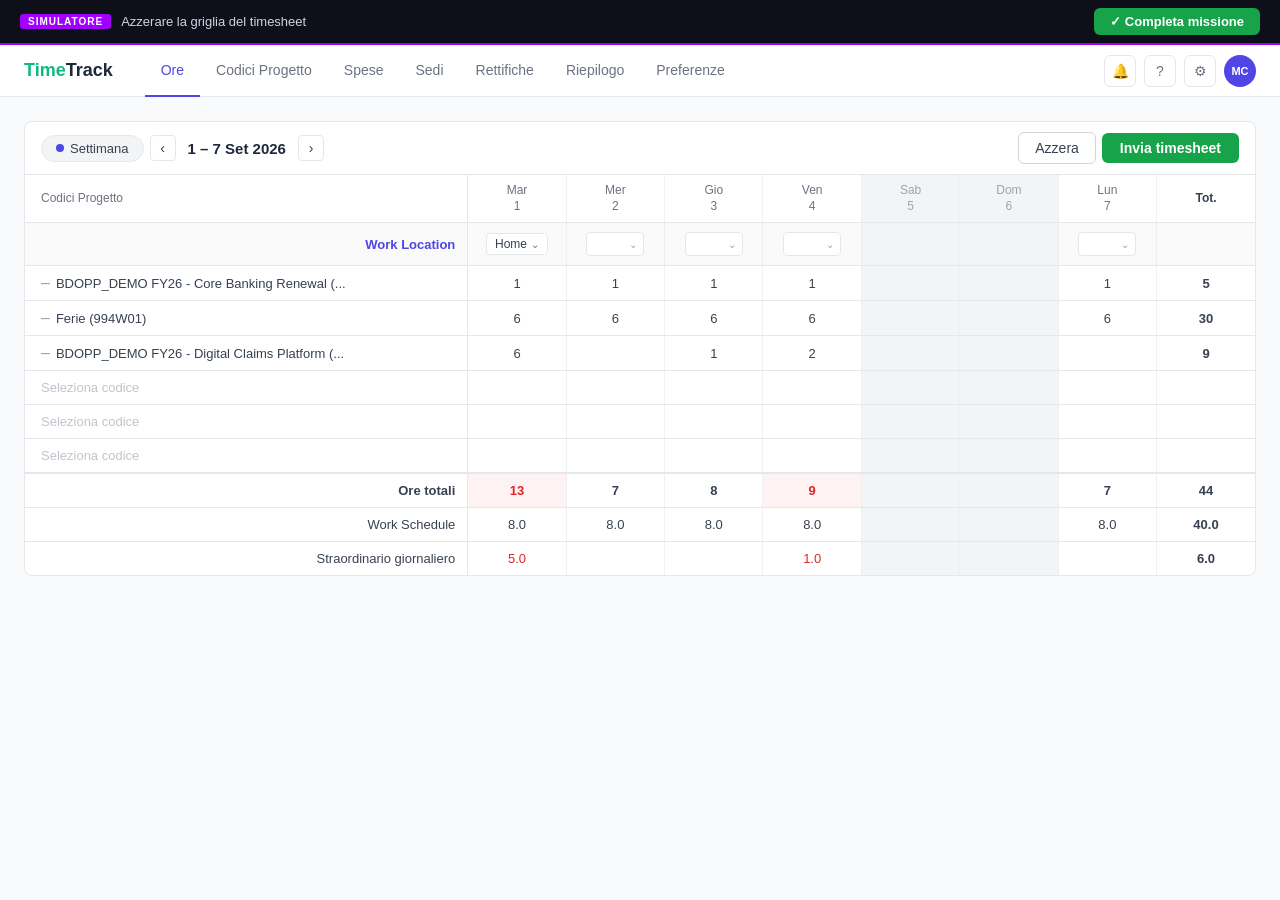
<file: app/missions/simulators/azzera-griglia-timesheet.html>
<!DOCTYPE html>
<html lang="it">
<head>
  <meta charset="UTF-8" />
  <meta name="viewport" content="width=device-width, initial-scale=1.0" />
  <title>Simulatore — Azzerare la griglia del timesheet</title>
  <script src="../../js/tracker.js"></script>
  <style>
    * { box-sizing: border-box; margin: 0; padding: 0; }

    :root {
      --portal-primary:    #4F46E5;
      --portal-bg:         #F9FAFB;
      --portal-text:       #374151;
      --portal-border:     #E5E7EB;
      --portal-muted:      #6B7280;
      --portal-green:      #16a34a;
      --portal-red:        #DC2626;
      --portal-weekend-bg: #F3F4F6;
    }

    body {
      font-family: -apple-system, BlinkMacSystemFont, 'Segoe UI', Roboto, sans-serif;
      background: var(--portal-bg);
      height: 100vh;
      display: flex;
      flex-direction: column;
      overflow: hidden;
    }

    /* ── Simulator bar ── */
    .sim-bar {
      background: #0f0f1a;
      color: #e2e8f0;
      display: flex;
      justify-content: space-between;
      align-items: center;
      padding: 8px 20px;
      font-size: 13px;
      flex-shrink: 0;
      z-index: 100;
      border-bottom: 2px solid #A100FF;
    }
    .sim-bar-left { display: flex; align-items: center; gap: 10px; }
    .sim-badge {
      background: #A100FF;
      color: white;
      font-size: 10px;
      font-weight: 700;
      letter-spacing: 1px;
      padding: 2px 8px;
      border-radius: 3px;
    }
    .sim-mission-title { color: #cbd5e1; font-size: 13px; }
    .sim-complete-btn {
      background: #16a34a;
      color: white;
      border: none;
      padding: 6px 16px;
      border-radius: 6px;
      font-size: 13px;
      font-weight: 600;
      cursor: pointer;
      transition: background 0.15s;
    }
    .sim-complete-btn:hover { background: #15803d; }

    /* ── Portal wrapper ── */
    .portal {
      flex: 1;
      display: flex;
      flex-direction: column;
      overflow: hidden;
    }

    /* ── Portal header ── */
    .pt-header {
      background: white;
      border-bottom: 1px solid var(--portal-border);
      display: flex;
      align-items: center;
      padding: 0 24px;
      height: 52px;
      flex-shrink: 0;
    }
    .pt-logo {
      font-size: 18px;
      font-weight: 700;
      color: #1E293B;
      margin-right: 32px;
      white-space: nowrap;
    }
    .pt-logo em { color: #10B981; font-style: normal; }
    .pt-nav { display: flex; flex: 1; }
    .pt-tab {
      padding: 0 16px;
      height: 52px;
      display: flex;
      align-items: center;
      font-size: 14px;
      color: var(--portal-muted);
      cursor: pointer;
      border-bottom: 2px solid transparent;
      white-space: nowrap;
      user-select: none;
    }
    .pt-tab:hover { color: var(--portal-text); background: #F9FAFB; }
    .pt-tab.active {
      color: var(--portal-primary);
      border-bottom-color: var(--portal-primary);
      font-weight: 500;
    }
    .pt-header-right {
      display: flex;
      align-items: center;
      gap: 8px;
      margin-left: auto;
    }
    .pt-icon-btn {
      background: white;
      border: 1px solid var(--portal-border);
      border-radius: 6px;
      width: 32px;
      height: 32px;
      cursor: pointer;
      font-size: 14px;
      color: var(--portal-muted);
      display: flex;
      align-items: center;
      justify-content: center;
    }
    .pt-avatar {
      background: var(--portal-primary);
      color: white;
      width: 32px;
      height: 32px;
      border-radius: 50%;
      display: flex;
      align-items: center;
      justify-content: center;
      font-size: 11px;
      font-weight: 700;
    }

    /* ── Main ── */
    .pt-main {
      flex: 1;
      overflow-y: auto;
      padding: 24px;
      background: var(--portal-bg);
    }

    /* ── Timesheet card ── */
    .timesheet-card {
      background: white;
      border: 1px solid var(--portal-border);
      border-radius: 8px;
      overflow: hidden;
    }

    /* ── Toolbar ── */
    .ts-toolbar {
      display: flex;
      align-items: center;
      padding: 10px 16px;
      border-bottom: 1px solid var(--portal-border);
      gap: 6px;
    }
    .ts-period-pill {
      display: flex;
      align-items: center;
      gap: 6px;
      background: #F3F4F6;
      border: 1px solid var(--portal-border);
      border-radius: 20px;
      padding: 5px 14px;
      font-size: 13px;
      font-weight: 500;
      color: var(--portal-text);
    }
    .ts-period-dot {
      width: 8px;
      height: 8px;
      border-radius: 50%;
      background: var(--portal-primary);
      flex-shrink: 0;
    }
    .ts-nav-btn {
      background: white;
      border: 1px solid var(--portal-border);
      border-radius: 4px;
      width: 26px;
      height: 26px;
      cursor: pointer;
      font-size: 14px;
      color: var(--portal-text);
      display: flex;
      align-items: center;
      justify-content: center;
      flex-shrink: 0;
    }
    .ts-nav-btn:hover { background: #F9FAFB; }
    .ts-period-label {
      font-size: 15px;
      font-weight: 600;
      color: #1E293B;
      padding: 0 6px;
    }
    .ts-spacer { flex: 1; }
    .btn-azzera {
      background: white;
      border: 1px solid #D1D5DB;
      border-radius: 6px;
      padding: 7px 16px;
      font-size: 14px;
      font-weight: 500;
      color: var(--portal-text);
      cursor: pointer;
      transition: background 0.15s;
    }
    .btn-azzera:hover { background: #F9FAFB; }
    .btn-invia {
      background: var(--portal-green);
      color: white;
      border: none;
      border-radius: 6px;
      padding: 7px 18px;
      font-size: 14px;
      font-weight: 600;
      cursor: pointer;
      transition: background 0.15s;
    }
    .btn-invia:hover { background: #15803d; }

    /* ── Grid table ── */
    .ts-table {
      width: 100%;
      border-collapse: collapse;
      font-size: 13px;
      table-layout: fixed;
    }
    .ts-table th {
      background: white;
      border-bottom: 1px solid var(--portal-border);
      border-right: 1px solid #F0F0F0;
      padding: 8px 6px;
      text-align: center;
      font-size: 12px;
      font-weight: 500;
      color: var(--portal-muted);
      white-space: nowrap;
      line-height: 1.3;
    }
    .ts-table th:first-child {
      text-align: left;
      padding-left: 16px;
      width: 36%;
      border-right: 1px solid var(--portal-border);
    }
    .ts-table th.weekend {
      background: var(--portal-weekend-bg);
      color: #9CA3AF;
    }
    .ts-table th.tot-col {
      border-right: none;
      font-weight: 700;
      color: var(--portal-text);
    }

    .ts-table td {
      border-bottom: 1px solid var(--portal-border);
      border-right: 1px solid #F0F0F0;
      padding: 9px 6px;
      text-align: center;
      vertical-align: middle;
      color: var(--portal-text);
    }
    .ts-table td:first-child {
      text-align: left;
      padding-left: 16px;
      border-right: 1px solid var(--portal-border);
    }
    .ts-table td.weekend {
      background: var(--portal-weekend-bg);
    }
    .ts-table td.tot-col {
      border-right: none;
      font-weight: 700;
    }
    .ts-table tfoot tr:last-child td { border-bottom: none; }

    /* Work Location row */
    .wl-row td { background: #FAFAFA; }
    .wl-label {
      text-align: right !important;
      padding-right: 12px !important;
      color: var(--portal-primary) !important;
      font-weight: 600;
      font-size: 13px;
    }
    .wl-dropdown {
      display: inline-flex;
      align-items: center;
      gap: 4px;
      background: white;
      border: 1px solid var(--portal-border);
      border-radius: 4px;
      padding: 3px 8px;
      font-size: 12px;
      color: var(--portal-text);
      cursor: pointer;
    }
    .wl-dropdown-arrow { color: var(--portal-muted); font-size: 10px; }
    .wl-empty-dropdown {
      display: inline-flex;
      align-items: center;
      justify-content: flex-end;
      background: white;
      border: 1px solid var(--portal-border);
      border-radius: 4px;
      padding: 3px 6px;
      width: 58px;
      height: 24px;
      cursor: pointer;
      font-size: 10px;
      color: #9CA3AF;
    }

    /* Code rows */
    .code-cell {
      display: flex;
      align-items: center;
      gap: 6px;
    }
    .code-remove {
      color: #9CA3AF;
      font-size: 16px;
      line-height: 1;
      cursor: pointer;
      flex-shrink: 0;
    }
    .code-remove:hover { color: var(--portal-red); }
    .code-name {
      font-size: 13px;
      color: var(--portal-text);
      white-space: nowrap;
      overflow: hidden;
      text-overflow: ellipsis;
    }

    /* Empty code rows */
    .empty-row td:first-child {
      color: #C0C4CC;
      font-size: 13px;
    }

    /* Summary rows */
    .summary-label {
      text-align: right !important;
      padding-right: 12px !important;
      font-weight: 600;
      color: var(--portal-text);
    }
    .ws-label {
      text-align: right !important;
      padding-right: 12px !important;
      font-weight: 400;
      color: var(--portal-muted);
    }
    .str-label {
      text-align: right !important;
      padding-right: 12px !important;
      font-weight: 400;
      color: var(--portal-muted);
    }
    .ore-row td {
      font-weight: 700;
      border-top: 2px solid var(--portal-border);
    }
    .val-red { color: var(--portal-red) !important; }
    .cell-pink { background: #FEF2F2; }

    /* ── Modal overlay ── */
    .modal-overlay {
      position: fixed;
      inset: 0;
      background: rgba(20, 20, 40, 0.55);
      display: flex;
      align-items: center;
      justify-content: center;
      z-index: 200;
    }
    .modal {
      background: white;
      border-radius: 12px;
      width: 420px;
      max-width: 92vw;
      box-shadow: 0 20px 60px rgba(0, 0, 0, 0.25);
    }
    .modal-head {
      display: flex;
      justify-content: space-between;
      align-items: center;
      padding: 20px 24px 16px;
      border-bottom: 1px solid #F3F4F6;
    }
    .modal-head h2 {
      font-size: 18px;
      font-weight: 700;
      color: #111827;
    }
    .modal-close {
      background: none;
      border: none;
      font-size: 18px;
      color: #9CA3AF;
      cursor: pointer;
      padding: 2px 6px;
      border-radius: 4px;
    }
    .modal-close:hover { color: var(--portal-text); background: #F3F4F6; }
    .modal-body {
      padding: 20px 24px;
    }
    .modal-body p {
      font-size: 14px;
      color: #4B5563;
      line-height: 1.65;
    }
    .modal-footer {
      display: flex;
      justify-content: flex-end;
      gap: 10px;
      padding: 16px 24px 20px;
    }
    .btn-annulla {
      background: white;
      border: 1px solid #D1D5DB;
      color: var(--portal-text);
      border-radius: 6px;
      padding: 8px 18px;
      font-size: 14px;
      cursor: pointer;
    }
    .btn-annulla:hover { background: #F9FAFB; }
    .btn-conferma-red {
      background: var(--portal-red);
      color: white;
      border: none;
      border-radius: 6px;
      padding: 8px 20px;
      font-size: 14px;
      font-weight: 600;
      cursor: pointer;
      transition: background 0.15s;
    }
    .btn-conferma-red:hover { background: #B91C1C; }

    /* ── Hint card ── */
    .hint-card {
      position: fixed;
      bottom: 28px;
      left: 50%;
      transform: translateX(-50%);
      background: #1e1b4b;
      color: white;
      border: 1px solid #4f46e5;
      border-radius: 12px;
      padding: 14px 18px;
      max-width: 440px;
      width: calc(100% - 48px);
      box-shadow: 0 8px 32px rgba(79, 70, 229, .35);
      z-index: 350;
      display: flex;
      align-items: flex-start;
      gap: 12px;
      animation: hintIn .3s ease;
    }
    .hint-icon { font-size: 20px; flex-shrink: 0; margin-top: 1px; }
    .hint-text { flex: 1; }
    .hint-label {
      font-size: 10px;
      font-weight: 700;
      letter-spacing: .08em;
      text-transform: uppercase;
      color: #a5b4fc;
      margin-bottom: 3px;
    }
    .hint-msg { font-size: 14px; color: #e0e7ff; line-height: 1.4; }
    .hint-close {
      background: none;
      border: none;
      color: #a5b4fc;
      font-size: 16px;
      cursor: pointer;
      padding: 0 2px;
      flex-shrink: 0;
    }
    .hint-close:hover { color: white; }

    @keyframes hintIn {
      from { transform: translateX(-50%) translateY(12px); opacity: 0; }
      to   { transform: translateX(-50%) translateY(0);    opacity: 1; }
    }
  </style>
</head>
<body>

  <!-- ── Simulator bar ── -->
  <div class="sim-bar">
    <div class="sim-bar-left">
      <span class="sim-badge">SIMULATORE</span>
      <span class="sim-mission-title" id="simTitle">Azzerare la griglia del timesheet</span>
    </div>
    <button class="sim-complete-btn" onclick="Tracker.complete()">✓ Completa missione</button>
  </div>

  <!-- ── Portal ── -->
  <div class="portal">

    <!-- Header -->
    <header class="pt-header">
      <div class="pt-logo"><em>Time</em>Track</div>
      <nav class="pt-nav">
        <span class="pt-tab active">Ore</span>
        <span class="pt-tab">Codici Progetto</span>
        <span class="pt-tab">Spese</span>
        <span class="pt-tab">Sedi</span>
        <span class="pt-tab">Rettifiche</span>
        <span class="pt-tab">Riepilogo</span>
        <span class="pt-tab">Preferenze</span>
      </nav>
      <div class="pt-header-right">
        <button class="pt-icon-btn">&#128276;</button>
        <button class="pt-icon-btn">?</button>
        <button class="pt-icon-btn">&#9881;</button>
        <div class="pt-avatar">MC</div>
      </div>
    </header>

    <!-- Main -->
    <main class="pt-main">
      <div class="timesheet-card">

        <!-- Toolbar -->
        <div class="ts-toolbar">
          <div class="ts-period-pill">
            <span class="ts-period-dot"></span>
            Settimana
          </div>
          <button class="ts-nav-btn">&#8249;</button>
          <span class="ts-period-label">1 &#8211; 7 Set 2026</span>
          <button class="ts-nav-btn">&#8250;</button>
          <span class="ts-spacer"></span>
          <button
            class="btn-azzera"
            data-track-id="btn-azzera"
            onclick="openAzzeraModal()"
          >Azzera</button>
          <button class="btn-invia">Invia timesheet</button>
        </div>

        <!-- Grid -->
        <table class="ts-table">
          <thead>
            <tr>
              <th>Codici Progetto</th>
              <th>Mar<br><span style="font-weight:400">1</span></th>
              <th>Mer<br><span style="font-weight:400">2</span></th>
              <th>Gio<br><span style="font-weight:400">3</span></th>
              <th>Ven<br><span style="font-weight:400">4</span></th>
              <th class="weekend">Sab<br><span style="font-weight:400">5</span></th>
              <th class="weekend">Dom<br><span style="font-weight:400">6</span></th>
              <th>Lun<br><span style="font-weight:400">7</span></th>
              <th class="tot-col">Tot.</th>
            </tr>
          </thead>
          <tbody id="gridBody">

            <!-- Work Location row -->
            <tr class="wl-row">
              <td class="wl-label">Work Location</td>
              <td>
                <span class="wl-dropdown">
                  Home
                  <span class="wl-dropdown-arrow">&#8964;</span>
                </span>
              </td>
              <td><span class="wl-empty-dropdown">&#8964;</span></td>
              <td><span class="wl-empty-dropdown">&#8964;</span></td>
              <td><span class="wl-empty-dropdown">&#8964;</span></td>
              <td class="weekend"></td>
              <td class="weekend"></td>
              <td><span class="wl-empty-dropdown">&#8964;</span></td>
              <td class="tot-col"></td>
            </tr>

            <!-- Code row 1 -->
            <tr id="row-code-1">
              <td>
                <div class="code-cell">
                  <span class="code-remove">&#8211;</span>
                  <span class="code-name">BDOPP_DEMO FY26 - Core Banking Renewal (...</span>
                </div>
              </td>
              <td>1</td>
              <td>1</td>
              <td>1</td>
              <td>1</td>
              <td class="weekend"></td>
              <td class="weekend"></td>
              <td>1</td>
              <td class="tot-col">5</td>
            </tr>

            <!-- Code row 2 -->
            <tr id="row-code-2">
              <td>
                <div class="code-cell">
                  <span class="code-remove">&#8211;</span>
                  <span class="code-name">Ferie (994W01)</span>
                </div>
              </td>
              <td>6</td>
              <td>6</td>
              <td>6</td>
              <td>6</td>
              <td class="weekend"></td>
              <td class="weekend"></td>
              <td>6</td>
              <td class="tot-col">30</td>
            </tr>

            <!-- Code row 3 -->
            <tr id="row-code-3">
              <td>
                <div class="code-cell">
                  <span class="code-remove">&#8211;</span>
                  <span class="code-name">BDOPP_DEMO FY26 - Digital Claims Platform (...</span>
                </div>
              </td>
              <td>6</td>
              <td></td>
              <td>1</td>
              <td>2</td>
              <td class="weekend"></td>
              <td class="weekend"></td>
              <td></td>
              <td class="tot-col">9</td>
            </tr>

            <!-- Empty placeholder rows -->
            <tr class="empty-row">
              <td>Seleziona codice</td>
              <td></td><td></td><td></td><td></td>
              <td class="weekend"></td><td class="weekend"></td>
              <td></td><td class="tot-col"></td>
            </tr>
            <tr class="empty-row">
              <td>Seleziona codice</td>
              <td></td><td></td><td></td><td></td>
              <td class="weekend"></td><td class="weekend"></td>
              <td></td><td class="tot-col"></td>
            </tr>
            <tr class="empty-row">
              <td>Seleziona codice</td>
              <td></td><td></td><td></td><td></td>
              <td class="weekend"></td><td class="weekend"></td>
              <td></td><td class="tot-col"></td>
            </tr>

          </tbody>
          <tfoot>

            <!-- Ore totali -->
            <tr class="ore-row">
              <td class="summary-label">Ore totali</td>
              <td class="val-red cell-pink" id="tot-mar">13</td>
              <td id="tot-mer">7</td>
              <td id="tot-gio">8</td>
              <td class="val-red cell-pink" id="tot-ven">9</td>
              <td class="weekend"></td>
              <td class="weekend"></td>
              <td id="tot-lun">7</td>
              <td class="tot-col" id="tot-tot">44</td>
            </tr>

            <!-- Work Schedule -->
            <tr>
              <td class="ws-label">Work Schedule</td>
              <td>8.0</td>
              <td>8.0</td>
              <td>8.0</td>
              <td>8.0</td>
              <td class="weekend"></td>
              <td class="weekend"></td>
              <td>8.0</td>
              <td class="tot-col">40.0</td>
            </tr>

            <!-- Straordinario giornaliero -->
            <tr>
              <td class="str-label">Straordinario giornaliero</td>
              <td class="val-red" id="str-mar">5.0</td>
              <td id="str-mer"></td>
              <td id="str-gio"></td>
              <td class="val-red" id="str-ven">1.0</td>
              <td class="weekend"></td>
              <td class="weekend"></td>
              <td id="str-lun"></td>
              <td class="tot-col" id="str-tot">6.0</td>
            </tr>

          </tfoot>
        </table>

      </div>
    </main>
  </div>

  <!-- ── Modal: Azzera griglia ── -->
  <div class="modal-overlay" id="modalAzzera" style="display:none">
    <div class="modal">
      <div class="modal-head">
        <h2>Azzera griglia</h2>
        <button class="modal-close" onclick="closeAzzeraModal()">&#10005;</button>
      </div>
      <div class="modal-body">
        <p>Vuoi azzerare tutte le ore e i codici inseriti? L&#8217;operazione non &egrave; reversibile.</p>
      </div>
      <div class="modal-footer">
        <button class="btn-annulla" onclick="closeAzzeraModal()">Annulla</button>
        <button
          class="btn-conferma-red"
          data-track-id="btn-conferma-azzera"
          onclick="confermaAzzera()"
        >Conferma</button>
      </div>
    </div>
  </div>

  <script>
    // ── Init ──────────────────────────────────────────────────────────
    (function init() {
      const mission = JSON.parse(sessionStorage.getItem('currentMission') || '{}');
      if (mission.title) document.getElementById('simTitle').textContent = mission.title;
    })();

    // ── Modal ─────────────────────────────────────────────────────────
    function openAzzeraModal() {
      document.getElementById('modalAzzera').style.display = 'flex';
    }

    function closeAzzeraModal() {
      document.getElementById('modalAzzera').style.display = 'none';
    }

    // ── Azzera logic ──────────────────────────────────────────────────
    function confermaAzzera() {
      // Remove the three code rows
      ['row-code-1', 'row-code-2', 'row-code-3'].forEach(function(id) {
        var row = document.getElementById(id);
        if (row) row.remove();
      });

      // Zero out Ore totali cells and remove red/pink styling
      ['tot-mar', 'tot-mer', 'tot-gio', 'tot-ven', 'tot-lun', 'tot-tot'].forEach(function(id) {
        var el = document.getElementById(id);
        if (el) {
          el.textContent = '0';
          el.classList.remove('val-red', 'cell-pink');
        }
      });

      // Clear Straordinario cells
      ['str-mar', 'str-mer', 'str-gio', 'str-ven', 'str-lun', 'str-tot'].forEach(function(id) {
        var el = document.getElementById(id);
        if (el) {
          el.textContent = '';
          el.classList.remove('val-red');
        }
      });

      closeAzzeraModal();
    }

    // ── Hint system ───────────────────────────────────────────────────
    var HINT_DELAY = 20000;
    var lastInteraction = Date.now();
    var hintActive = false;

    ['click', 'keydown', 'touchstart'].forEach(function(ev) {
      document.addEventListener(ev, function() {
        lastInteraction = Date.now();
        if (hintActive) dismissHint();
      }, { passive: true });
    });

    setInterval(function() {
      if (hintActive) return;
      if (Date.now() - lastInteraction < HINT_DELAY) return;
      showNextHint();
    }, 2000);

    function showNextHint() {
      var mission = JSON.parse(sessionStorage.getItem('currentMission') || '{}');
      if (!mission.steps) return;

      var log = Tracker.getLog();
      var nextStep = mission.steps.find(function(step) {
        return !log.some(function(a) {
          return a.action === step.action && a.targetId === step.target;
        });
      });
      if (!nextStep) return;

      hintActive = true;
      var card = document.createElement('div');
      card.className = 'hint-card';
      card.id = 'hint-card';
      card.innerHTML =
        '<span class="hint-icon">&#128161;</span>' +
        '<div class="hint-text">' +
          '<div class="hint-label">Suggerimento</div>' +
          '<div class="hint-msg">' + nextStep.description + '</div>' +
        '</div>' +
        '<button class="hint-close" onclick="dismissHint()">&#10005;</button>';
      document.body.appendChild(card);
    }

    function dismissHint() {
      var card = document.getElementById('hint-card');
      if (card) card.remove();
      hintActive = false;
      lastInteraction = Date.now();
    }
  </script>

</body>
</html>
</file>
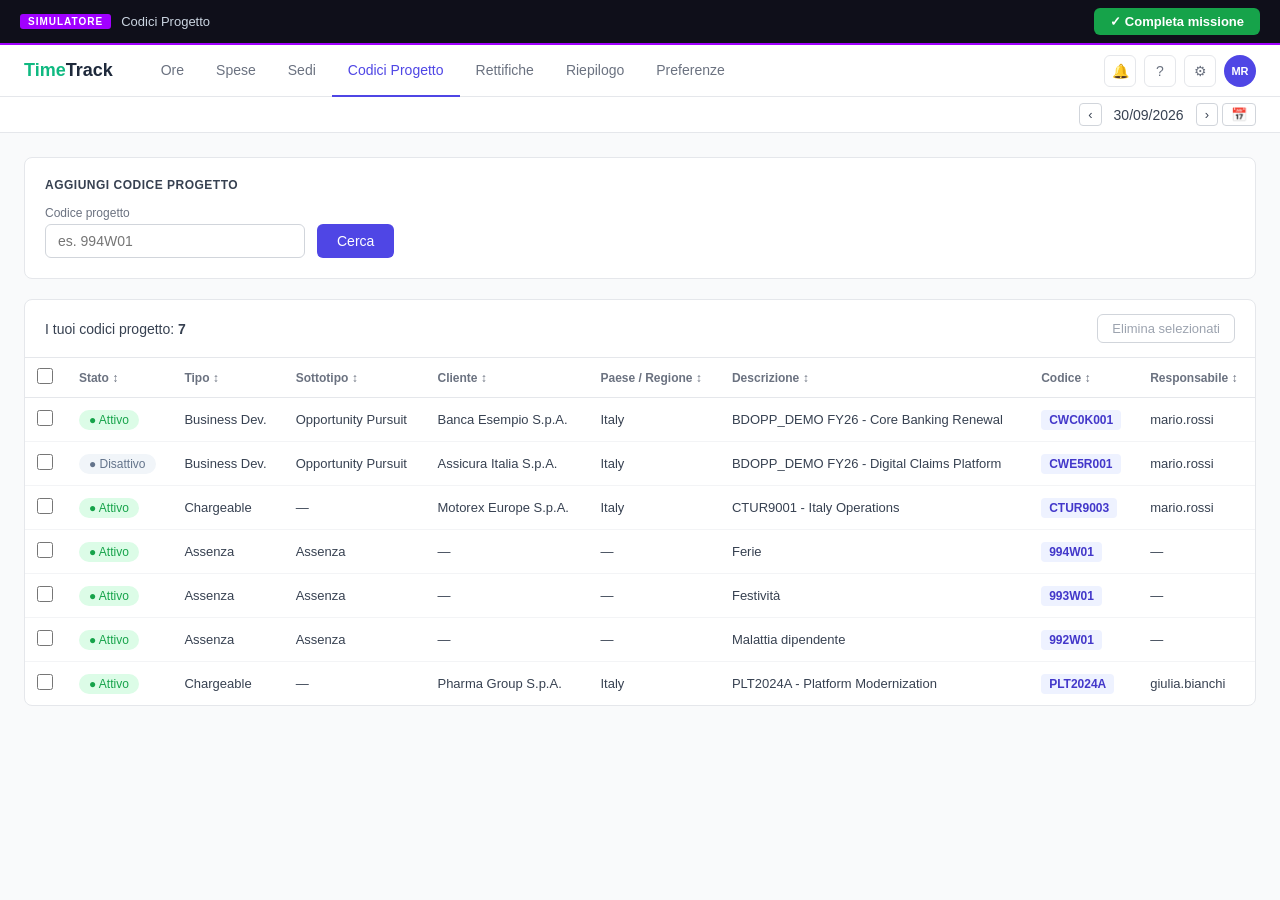
<file: app/missions/simulators/codici-progetto.html>
<!DOCTYPE html>
<html lang="it">
<head>
  <meta charset="UTF-8" />
  <meta name="viewport" content="width=device-width, initial-scale=1.0" />
  <title>Simulatore — Codici Progetto</title>
  <script src="../../js/tracker.js"></script>
  <style>
    * { box-sizing: border-box; margin: 0; padding: 0; }

    body {
      font-family: -apple-system, BlinkMacSystemFont, 'Segoe UI', Roboto, sans-serif;
      background: #F3F4F6;
      height: 100vh;
      display: flex;
      flex-direction: column;
      overflow: hidden;
    }

    /* ── Simulator bar ── */
    .sim-bar {
      background: #0f0f1a;
      color: #e2e8f0;
      display: flex;
      justify-content: space-between;
      align-items: center;
      padding: 8px 20px;
      font-size: 13px;
      flex-shrink: 0;
      z-index: 100;
      border-bottom: 2px solid #A100FF;
    }
    .sim-bar-left { display: flex; align-items: center; gap: 10px; }
    .sim-badge {
      background: #A100FF;
      color: white;
      font-size: 10px;
      font-weight: 700;
      letter-spacing: 1px;
      padding: 2px 8px;
      border-radius: 3px;
    }
    .sim-mission-title { color: #cbd5e1; font-size: 13px; }
    .sim-complete-btn {
      background: #16a34a;
      color: white;
      border: none;
      padding: 6px 16px;
      border-radius: 6px;
      font-size: 13px;
      font-weight: 600;
      cursor: pointer;
      transition: background 0.15s;
    }
    .sim-complete-btn:hover { background: #15803d; }

    /* ── Portal wrapper ── */
    .portal {
      flex: 1;
      display: flex;
      flex-direction: column;
      overflow: hidden;
    }

    /* ── Portal header ── */
    .pt-header {
      background: white;
      border-bottom: 1px solid #E5E7EB;
      display: flex;
      align-items: center;
      padding: 0 24px;
      height: 52px;
      flex-shrink: 0;
      gap: 0;
    }
    .pt-logo {
      font-size: 18px;
      font-weight: 700;
      color: #1E293B;
      margin-right: 32px;
      white-space: nowrap;
    }
    .pt-logo em { color: #10B981; font-style: normal; }
    .pt-nav { display: flex; flex: 1; }
    .pt-tab {
      padding: 0 16px;
      height: 52px;
      display: flex;
      align-items: center;
      font-size: 14px;
      color: #6B7280;
      text-decoration: none;
      border-bottom: 2px solid transparent;
      cursor: pointer;
      white-space: nowrap;
      user-select: none;
    }
    .pt-tab:hover { color: #374151; background: #F9FAFB; }
    .pt-tab.active { color: #4F46E5; border-bottom-color: #4F46E5; font-weight: 500; }
    .pt-header-right {
      display: flex;
      align-items: center;
      gap: 8px;
      margin-left: auto;
    }
    .pt-icon-btn {
      background: white;
      border: 1px solid #E5E7EB;
      border-radius: 6px;
      width: 32px;
      height: 32px;
      cursor: pointer;
      font-size: 14px;
      color: #6B7280;
      display: flex;
      align-items: center;
      justify-content: center;
    }
    .pt-avatar {
      background: #4F46E5;
      color: white;
      width: 32px;
      height: 32px;
      border-radius: 50%;
      display: flex;
      align-items: center;
      justify-content: center;
      font-size: 11px;
      font-weight: 700;
    }

    /* ── Date bar ── */
    .pt-date-bar {
      background: white;
      border-bottom: 1px solid #E5E7EB;
      display: flex;
      justify-content: flex-end;
      align-items: center;
      padding: 6px 24px;
      gap: 4px;
      flex-shrink: 0;
    }
    .pt-date-nav {
      background: white;
      border: 1px solid #D1D5DB;
      border-radius: 4px;
      padding: 3px 8px;
      font-size: 13px;
      cursor: pointer;
      color: #374151;
    }
    .pt-date-nav:hover { background: #F9FAFB; }
    .pt-date { font-size: 14px; font-weight: 500; color: #374151; padding: 0 8px; }

    /* ── Main content ── */
    .pt-main {
      flex: 1;
      overflow-y: auto;
      padding: 24px;
      background: #F9FAFB;
    }

    /* ── Add section ── */
    .add-section {
      background: white;
      border: 1px solid #E5E7EB;
      border-radius: 8px;
      padding: 20px;
      margin-bottom: 20px;
    }
    .add-section-title {
      font-size: 12px;
      font-weight: 700;
      color: #374151;
      letter-spacing: 0.5px;
      margin-bottom: 14px;
    }
    .add-form { display: flex; align-items: flex-end; gap: 12px; }
    .form-group { display: flex; flex-direction: column; gap: 4px; }
    .form-group label { font-size: 12px; color: #6B7280; }
    .form-group input {
      border: 1px solid #D1D5DB;
      border-radius: 6px;
      padding: 8px 12px;
      font-size: 14px;
      width: 260px;
      outline: none;
      transition: border-color 0.15s;
    }
    .form-group input:focus {
      border-color: #4F46E5;
      box-shadow: 0 0 0 3px rgba(79,70,229,0.1);
    }
    .btn-cerca {
      background: #4F46E5;
      color: white;
      border: none;
      border-radius: 6px;
      padding: 9px 20px;
      font-size: 14px;
      font-weight: 500;
      cursor: pointer;
      transition: background 0.15s;
    }
    .btn-cerca:hover { background: #4338CA; }

    /* ── Table section ── */
    .table-section {
      background: white;
      border: 1px solid #E5E7EB;
      border-radius: 8px;
      overflow: hidden;
    }
    .table-header-row {
      display: flex;
      justify-content: space-between;
      align-items: center;
      padding: 14px 20px;
      border-bottom: 1px solid #E5E7EB;
    }
    .table-count { font-size: 14px; color: #374151; }
    .btn-elimina-sel {
      background: none;
      border: 1px solid #D1D5DB;
      color: #9CA3AF;
      border-radius: 6px;
      padding: 6px 14px;
      font-size: 13px;
      cursor: not-allowed;
      transition: all 0.15s;
    }
    .btn-elimina-sel.active {
      border-color: #DC2626;
      color: #DC2626;
      cursor: pointer;
    }
    .btn-elimina-sel.active:hover { background: #FEF2F2; }

    .codes-table { width: 100%; border-collapse: collapse; font-size: 13px; }
    .codes-table th {
      padding: 10px 12px;
      text-align: left;
      font-size: 12px;
      font-weight: 600;
      color: #6B7280;
      border-bottom: 1px solid #E5E7EB;
      white-space: nowrap;
      background: white;
    }
    .codes-table td {
      padding: 12px 12px;
      color: #374151;
      border-bottom: 1px solid #F3F4F6;
      vertical-align: middle;
      white-space: nowrap;
    }
    .codes-table tr:last-child td { border-bottom: none; }
    .codes-table tr:hover td { background: #F9FAFB; }
    .codes-table tr.selected td { background: #EEF2FF; }
    .codes-table input[type="checkbox"] {
      width: 16px; height: 16px;
      cursor: pointer;
      accent-color: #4F46E5;
    }
    .codes-table th input[type="checkbox"] { accent-color: #4F46E5; }

    /* Status pills */
    .status-attivo {
      background: #DCFCE7; color: #16A34A;
      padding: 3px 10px; border-radius: 20px;
      font-size: 12px; font-weight: 500; white-space: nowrap;
    }
    .status-disattivo {
      background: #F1F5F9; color: #64748B;
      padding: 3px 10px; border-radius: 20px;
      font-size: 12px; white-space: nowrap;
    }

    /* Code tags */
    .code-tag {
      background: #EEF2FF; color: #4338CA;
      padding: 3px 8px; border-radius: 4px;
      font-size: 12px; font-weight: 600; white-space: nowrap;
    }

    /* ── Modals ── */
    .modal-overlay {
      position: fixed; inset: 0;
      background: rgba(0,0,0,0.45);
      display: flex; align-items: center; justify-content: center;
      z-index: 200;
    }
    .modal {
      background: white;
      border-radius: 12px;
      width: 500px;
      max-width: 92vw;
      box-shadow: 0 20px 60px rgba(0,0,0,0.25);
    }
    .modal-head {
      display: flex; justify-content: space-between; align-items: center;
      padding: 20px 24px 16px;
      border-bottom: 1px solid #F3F4F6;
    }
    .modal-head h2 { font-size: 18px; font-weight: 700; color: #111827; }
    .modal-close {
      background: none; border: none;
      font-size: 18px; color: #9CA3AF;
      cursor: pointer; padding: 2px 6px; border-radius: 4px;
    }
    .modal-close:hover { color: #374151; background: #F3F4F6; }

    .modal-body { padding: 20px 24px; }
    .detail-block { margin-bottom: 14px; }
    .detail-lbl {
      font-size: 11px; font-weight: 600;
      color: #9CA3AF; letter-spacing: 0.6px;
      text-transform: uppercase; display: block; margin-bottom: 4px;
    }
    .detail-val { font-size: 14px; color: #374151; }
    .code-badge-lg {
      background: #EEF2FF; color: #4338CA;
      padding: 4px 10px; border-radius: 5px;
      font-size: 13px; font-weight: 600; display: inline-block;
    }
    .pill-green {
      background: #DCFCE7; color: #16A34A;
      padding: 4px 12px; border-radius: 20px;
      font-size: 13px; font-weight: 500;
      display: inline-flex; align-items: center; gap: 5px;
    }
    .pill-red {
      background: #FEE2E2; color: #DC2626;
      padding: 4px 12px; border-radius: 20px;
      font-size: 13px; font-weight: 500;
      display: inline-flex; align-items: center; gap: 5px;
    }
    .modal-warning {
      background: #FFFBEB; border: 1px solid #FDE68A;
      border-radius: 6px; padding: 10px 14px;
      color: #92400E; font-size: 13px; margin-top: 4px;
    }
    .modal-footer {
      display: flex; justify-content: flex-end; gap: 10px;
      padding: 16px 24px 20px;
    }
    .btn-annulla {
      background: white; border: 1px solid #D1D5DB;
      color: #374151; border-radius: 6px;
      padding: 8px 18px; font-size: 14px; cursor: pointer;
    }
    .btn-annulla:hover { background: #F9FAFB; }
    .btn-aggiungi {
      background: #4F46E5; color: white; border: none;
      border-radius: 6px; padding: 8px 20px;
      font-size: 14px; font-weight: 500; cursor: pointer;
    }
    .btn-aggiungi:hover { background: #4338CA; }
    .btn-elimina-red {
      background: white; border: 1px solid #DC2626;
      color: #DC2626; border-radius: 6px;
      padding: 8px 20px; font-size: 14px; font-weight: 500; cursor: pointer;
    }
    .btn-elimina-red:hover { background: #FEF2F2; }

    /* Not found modal */
    .modal-nf .modal-body { text-align: center; padding: 28px 24px; }
    .nf-icon { font-size: 44px; margin-bottom: 14px; }
    .nf-title { font-size: 17px; font-weight: 700; color: #111827; margin-bottom: 6px; }
    .nf-subtitle { font-size: 13px; color: #6B7280; }
    .modal-nf .modal-footer { justify-content: center; padding-top: 8px; }
    .btn-riprova {
      background: white; border: 1px solid #D1D5DB;
      color: #374151; border-radius: 6px;
      padding: 8px 28px; font-size: 14px; cursor: pointer;
    }
    .btn-riprova:hover { background: #F9FAFB; }

    /* Confirm delete modal */
    .modal-confirm .modal-body { text-align: center; padding: 24px 24px 12px; }
    .confirm-icon { font-size: 36px; margin-bottom: 12px; }
    .confirm-title { font-size: 16px; font-weight: 700; color: #111827; margin-bottom: 8px; }
    .confirm-sub { font-size: 13px; color: #6B7280; line-height: 1.5; }

    /* ── Toast ── */
    .toast {
      position: fixed; bottom: 24px; right: 24px;
      background: #1C1C1E; color: white;
      padding: 12px 20px; border-radius: 8px;
      font-size: 14px; font-weight: 500;
      box-shadow: 0 4px 20px rgba(0,0,0,0.3);
      border-left: 4px solid #22C55E;
      z-index: 400;
      animation: toastIn 0.25s ease;
    }
    @keyframes toastIn {
      from { transform: translateY(12px); opacity: 0; }
      to   { transform: translateY(0);    opacity: 1; }
    }

    /* ── Hint card ── */
    .hint-card {
      position: fixed;
      bottom: 28px;
      left: 50%;
      transform: translateX(-50%);
      background: #1e1b4b;
      color: white;
      border: 1px solid #4f46e5;
      border-radius: 12px;
      padding: 14px 18px;
      max-width: 440px;
      width: calc(100% - 48px);
      box-shadow: 0 8px 32px rgba(79,70,229,.35);
      z-index: 350;
      display: flex;
      align-items: flex-start;
      gap: 12px;
      animation: toastIn .3s ease;
    }
    .hint-icon { font-size: 20px; flex-shrink: 0; margin-top: 1px; }
    .hint-text { flex: 1; }
    .hint-label { font-size: 10px; font-weight: 700; letter-spacing: .08em; text-transform: uppercase; color: #a5b4fc; margin-bottom: 3px; }
    .hint-msg   { font-size: 14px; color: #e0e7ff; line-height: 1.4; }
    .hint-close {
      background: none; border: none; color: #a5b4fc;
      font-size: 16px; cursor: pointer; padding: 0 2px; flex-shrink: 0;
    }
    .hint-close:hover { color: white; }
  </style>
</head>
<body>

  <!-- ── Simulator bar ── -->
  <div class="sim-bar">
    <div class="sim-bar-left">
      <span class="sim-badge">SIMULATORE</span>
      <span class="sim-mission-title" id="simTitle">Codici Progetto</span>
    </div>
    <button class="sim-complete-btn" onclick="Tracker.complete()">✓ Completa missione</button>
  </div>

  <!-- ── Portal ── -->
  <div class="portal">

    <!-- Header -->
    <header class="pt-header">
      <div class="pt-logo"><em>Time</em>Track</div>
      <nav class="pt-nav">
        <span class="pt-tab">Ore</span>
        <span class="pt-tab">Spese</span>
        <span class="pt-tab">Sedi</span>
        <span class="pt-tab active">Codici Progetto</span>
        <span class="pt-tab">Rettifiche</span>
        <span class="pt-tab">Riepilogo</span>
        <span class="pt-tab">Preferenze</span>
      </nav>
      <div class="pt-header-right">
        <button class="pt-icon-btn">🔔</button>
        <button class="pt-icon-btn">?</button>
        <button class="pt-icon-btn">⚙</button>
        <div class="pt-avatar">MR</div>
      </div>
    </header>

    <!-- Date bar -->
    <div class="pt-date-bar">
      <button class="pt-date-nav">‹</button>
      <span class="pt-date">30/09/2026</span>
      <button class="pt-date-nav">›</button>
      <button class="pt-date-nav">📅</button>
    </div>

    <!-- Main -->
    <main class="pt-main">

      <!-- Add code section -->
      <div class="add-section">
        <div class="add-section-title">AGGIUNGI CODICE PROGETTO</div>
        <div class="add-form">
          <div class="form-group">
            <label>Codice progetto</label>
            <input
              type="text"
              id="searchField"
              placeholder="es. 994W01"
              data-track-id="searchInput"
            />
          </div>
          <button class="btn-cerca" data-track-id="cercaBtn" onclick="searchCode()">Cerca</button>
        </div>
      </div>

      <!-- Table section -->
      <div class="table-section">
        <div class="table-header-row">
          <span class="table-count">I tuoi codici progetto: <strong id="codeCount">7</strong></span>
          <button class="btn-elimina-sel" id="eliminaBtn" data-track-id="eliminaSelezionatiBtn" onclick="openConfirmDelete()">Elimina selezionati</button>
        </div>
        <table class="codes-table">
          <thead>
            <tr>
              <th><input type="checkbox" id="selectAll" onchange="toggleAll(this)" /></th>
              <th>Stato ↕</th>
              <th>Tipo ↕</th>
              <th>Sottotipo ↕</th>
              <th>Cliente ↕</th>
              <th>Paese / Regione ↕</th>
              <th>Descrizione ↕</th>
              <th>Codice ↕</th>
              <th>Responsabile ↕</th>
            </tr>
          </thead>
          <tbody id="tableBody"></tbody>
        </table>
      </div>

    </main>
  </div>

  <!-- ── Modal: Dettagli codice (disponibile) ── -->
  <div class="modal-overlay" id="modalDettagli" style="display:none">
    <div class="modal">
      <div class="modal-head">
        <h2>Dettagli codice</h2>
        <button class="modal-close" onclick="closeModal('modalDettagli')">✕</button>
      </div>
      <div class="modal-body">
        <div class="detail-block">
          <span class="detail-lbl">Codice</span>
          <span class="code-badge-lg" id="detCodice">PLT2024A</span>
        </div>
        <div class="detail-block">
          <span class="detail-lbl">Descrizione</span>
          <span class="detail-val" id="detDescrizione">—</span>
        </div>
        <div class="detail-block">
          <span class="detail-lbl">Tipo</span>
          <span class="detail-val" id="detTipo">—</span>
        </div>
        <div class="detail-block" id="detSottotipoBlock" style="display:none">
          <span class="detail-lbl">Sottotipo</span>
          <span class="detail-val" id="detSottotipo">—</span>
        </div>
        <div class="detail-block">
          <span class="detail-lbl">Stato</span>
          <span class="pill-green">● Disponibile</span>
        </div>
        <div class="modal-warning" id="detWarning" style="display:none">
          Questo codice è già presente nella tua lista.
        </div>
      </div>
      <div class="modal-footer">
        <button class="btn-annulla" onclick="closeModal('modalDettagli')">Annulla</button>
        <button class="btn-aggiungi" data-track-id="aggiungiBtn" onclick="aggiungiCodice()">Aggiungi</button>
      </div>
    </div>
  </div>

  <!-- ── Modal: Codice non trovato ── -->
  <div class="modal-overlay" id="modalNonTrovato" style="display:none">
    <div class="modal modal-nf">
      <div class="modal-head">
        <h2>Codice non trovato</h2>
        <button class="modal-close" onclick="closeModal('modalNonTrovato')">✕</button>
      </div>
      <div class="modal-body">
        <div class="nf-icon">⚠️</div>
        <div class="nf-title">Il codice "<span id="nfCode">XXXXX</span>" non esiste.</div>
        <div class="nf-subtitle">Verifica il codice e riprova.</div>
      </div>
      <div class="modal-footer">
        <button class="btn-riprova" data-track-id="riprovaBtn" onclick="closeModal('modalNonTrovato')">Riprova</button>
      </div>
    </div>
  </div>

  <!-- ── Modal: Conferma eliminazione ── -->
  <div class="modal-overlay" id="modalConferma" style="display:none">
    <div class="modal modal-confirm">
      <div class="modal-head">
        <h2>Conferma eliminazione</h2>
        <button class="modal-close" onclick="closeModal('modalConferma')">✕</button>
      </div>
      <div class="modal-body">
        <div class="confirm-icon">🗑️</div>
        <div class="confirm-title">Vuoi eliminare <span id="confirmCount">1</span> codice/i selezionato/i?</div>
        <div class="confirm-sub">Questa azione rimuoverà i codici dalla tua lista.<br/>Potrai aggiungerli di nuovo in qualsiasi momento.</div>
      </div>
      <div class="modal-footer">
        <button class="btn-annulla" onclick="closeModal('modalConferma')">Annulla</button>
        <button class="btn-elimina-red" data-track-id="confermaEliminaBtn" onclick="confermaElimina()">Elimina</button>
      </div>
    </div>
  </div>

  <script>
    // ── Data ──────────────────────────────────────────────────────────
    let rows = [
      { id: 1, stato: 'Attivo',    tipo: 'Business Dev.',  sottotipo: 'Opportunity Pursuit', cliente: 'Banca Esempio S.p.A.',   paese: 'Italy', descrizione: 'BDOPP_DEMO FY26 - Core Banking Renewal',     codice: 'CWC0K001', resp: 'mario.rossi' },
      { id: 2, stato: 'Disattivo', tipo: 'Business Dev.',  sottotipo: 'Opportunity Pursuit', cliente: 'Assicura Italia S.p.A.', paese: 'Italy', descrizione: 'BDOPP_DEMO FY26 - Digital Claims Platform', codice: 'CWE5R001', resp: 'mario.rossi' },
      { id: 3, stato: 'Attivo',    tipo: 'Chargeable',     sottotipo: '',                    cliente: 'Motorex Europe S.p.A.',  paese: 'Italy', descrizione: 'CTUR9001 - Italy Operations',              codice: 'CTUR9003', resp: 'mario.rossi' },
      { id: 4, stato: 'Attivo',    tipo: 'Assenza',        sottotipo: 'Assenza',             cliente: '—',                      paese: '—',     descrizione: 'Ferie',                                    codice: '994W01',   resp: '—' },
      { id: 5, stato: 'Attivo',    tipo: 'Assenza',        sottotipo: 'Assenza',             cliente: '—',                      paese: '—',     descrizione: 'Festività',                                codice: '993W01',   resp: '—' },
      { id: 6, stato: 'Attivo',    tipo: 'Assenza',        sottotipo: 'Assenza',             cliente: '—',                      paese: '—',     descrizione: 'Malattia dipendente',                      codice: '992W01',   resp: '—' },
      { id: 7, stato: 'Attivo',    tipo: 'Chargeable',     sottotipo: '',                    cliente: 'Pharma Group S.p.A.',    paese: 'Italy', descrizione: 'PLT2024A - Platform Modernization',        codice: 'PLT2024A', resp: 'giulia.bianchi' }
    ];

    const DB = {
      'PLT2024A': { codice: 'PLT2024A', descrizione: 'PLT2024A - Platform Modernization', tipo: 'Chargeable', sottotipo: '' }
    };

    let selected = new Set();
    let pendingAdd = null;

    // ── Init ──────────────────────────────────────────────────────────
    (function init() {
      const mission = JSON.parse(sessionStorage.getItem('currentMission') || '{}');
      if (mission.title) document.getElementById('simTitle').textContent = mission.title;
      renderTable();
    })();

    // ── Table ─────────────────────────────────────────────────────────
    function renderTable() {
      const tbody = document.getElementById('tableBody');
      tbody.innerHTML = rows.map(r => `
        <tr id="row-${r.id}" class="${selected.has(r.id) ? 'selected' : ''}">
          <td><input type="checkbox" data-track-id="checkboxRow" data-id="${r.id}" ${selected.has(r.id) ? 'checked' : ''} onchange="toggleRow(${r.id}, this)" /></td>
          <td><span class="${r.stato === 'Attivo' ? 'status-attivo' : 'status-disattivo'}">● ${r.stato}</span></td>
          <td>${r.tipo}</td>
          <td>${r.sottotipo || '—'}</td>
          <td>${r.cliente}</td>
          <td>${r.paese}</td>
          <td>${r.descrizione}</td>
          <td><span class="code-tag">${r.codice}</span></td>
          <td>${r.resp}</td>
        </tr>`).join('');
      document.getElementById('codeCount').textContent = rows.length;
      updateEliminaBtn();
    }

    function toggleRow(id, cb) {
      if (cb.checked) selected.add(id); else selected.delete(id);
      const tr = document.getElementById('row-' + id);
      if (tr) tr.className = cb.checked ? 'selected' : '';
      document.getElementById('selectAll').checked = selected.size === rows.length;
      updateEliminaBtn();
    }

    function toggleAll(masterCb) {
      rows.forEach(r => {
        const cb = document.querySelector(`[data-id="${r.id}"]`);
        if (cb) {
          cb.checked = masterCb.checked;
          const tr = document.getElementById('row-' + r.id);
          if (tr) tr.className = masterCb.checked ? 'selected' : '';
        }
        if (masterCb.checked) selected.add(r.id); else selected.delete(r.id);
      });
      updateEliminaBtn();
    }

    function updateEliminaBtn() {
      const btn = document.getElementById('eliminaBtn');
      if (selected.size > 0) {
        btn.classList.add('active');
        btn.style.cursor = 'pointer';
      } else {
        btn.classList.remove('active');
        btn.style.cursor = 'not-allowed';
      }
    }

    // ── Search ────────────────────────────────────────────────────────
    function searchCode() {
      const val = document.getElementById('searchField').value.trim().toUpperCase();
      if (!val) return;

      if (DB[val]) {
        const found = DB[val];
        const alreadyIn = rows.some(r => r.codice === val);
        pendingAdd = found;

        document.getElementById('detCodice').textContent = found.codice;
        document.getElementById('detDescrizione').textContent = found.descrizione;
        document.getElementById('detTipo').textContent = found.tipo;

        const sottotipoBlock = document.getElementById('detSottotipoBlock');
        if (found.sottotipo) {
          document.getElementById('detSottotipo').textContent = found.sottotipo;
          sottotipoBlock.style.display = '';
        } else {
          sottotipoBlock.style.display = 'none';
        }

        document.getElementById('detWarning').style.display = alreadyIn ? '' : 'none';
        openModal('modalDettagli');
      } else {
        document.getElementById('nfCode').textContent = val;
        openModal('modalNonTrovato');
      }
    }

    function aggiungiCodice() {
      if (!pendingAdd) return;
      const alreadyIn = rows.some(r => r.codice === pendingAdd.codice);
      closeModal('modalDettagli');
      if (!alreadyIn) {
        rows.push({
          id: Date.now(),
          stato: 'Attivo',
          tipo: pendingAdd.tipo,
          sottotipo: pendingAdd.sottotipo || '',
          cliente: '—',
          paese: '—',
          descrizione: pendingAdd.descrizione,
          codice: pendingAdd.codice,
          resp: 'mario.rossi'
        });
        renderTable();
        showToast('Codice ' + pendingAdd.codice + ' aggiunto.');
      } else {
        showToast('Codice già presente nella lista.');
      }
      document.getElementById('searchField').value = '';
      pendingAdd = null;
    }

    // ── Delete ────────────────────────────────────────────────────────
    function openConfirmDelete() {
      if (selected.size === 0) return;
      document.getElementById('confirmCount').textContent = selected.size;
      openModal('modalConferma');
    }

    function confermaElimina() {
      const count = selected.size;
      rows = rows.filter(r => !selected.has(r.id));
      selected.clear();
      renderTable();
      closeModal('modalConferma');
      showToast(count + ' codice/i eliminato/i.');
    }

    // ── Modal helpers ─────────────────────────────────────────────────
    function openModal(id) {
      document.getElementById(id).style.display = 'flex';
    }

    function closeModal(id) {
      document.getElementById(id).style.display = 'none';
    }

    // ── Toast ─────────────────────────────────────────────────────────
    let toastTimer = null;
    function showToast(msg) {
      if (toastTimer) { clearTimeout(toastTimer); removeToast(); }
      const t = document.createElement('div');
      t.className = 'toast';
      t.id = 'toast';
      t.textContent = msg;
      document.body.appendChild(t);
      toastTimer = setTimeout(removeToast, 2800);
    }

    function removeToast() {
      const t = document.getElementById('toast');
      if (t) t.remove();
      toastTimer = null;
    }

    // ── Hint system (rilevamento del blocco) ──────────────────────────
    const HINT_DELAY = 20000; // 20 secondi di inattività
    let lastInteraction = Date.now();
    let hintActive = false;

    ['click', 'keydown', 'touchstart'].forEach(ev =>
      document.addEventListener(ev, () => {
        lastInteraction = Date.now();
        if (hintActive) dismissHint();
      }, { passive: true })
    );

    setInterval(() => {
      if (hintActive) return;
      if (Date.now() - lastInteraction < HINT_DELAY) return;
      showNextHint();
    }, 2000);

    function showNextHint() {
      const mission = JSON.parse(sessionStorage.getItem('currentMission') || '{}');
      if (!mission.steps) return;

      const log = Tracker.getLog();
      const nextStep = mission.steps.find(step =>
        !log.some(a => a.action === step.action && a.targetId === step.target)
      );
      if (!nextStep) return;

      hintActive = true;
      const card = document.createElement('div');
      card.className = 'hint-card';
      card.id = 'hint-card';
      card.innerHTML = `
        <span class="hint-icon">💡</span>
        <div class="hint-text">
          <div class="hint-label">Suggerimento</div>
          <div class="hint-msg">${nextStep.description}</div>
        </div>
        <button class="hint-close" onclick="dismissHint()">✕</button>`;
      document.body.appendChild(card);
    }

    function dismissHint() {
      const card = document.getElementById('hint-card');
      if (card) card.remove();
      hintActive = false;
      lastInteraction = Date.now();
    }
  </script>

</body>
</html>
</file>
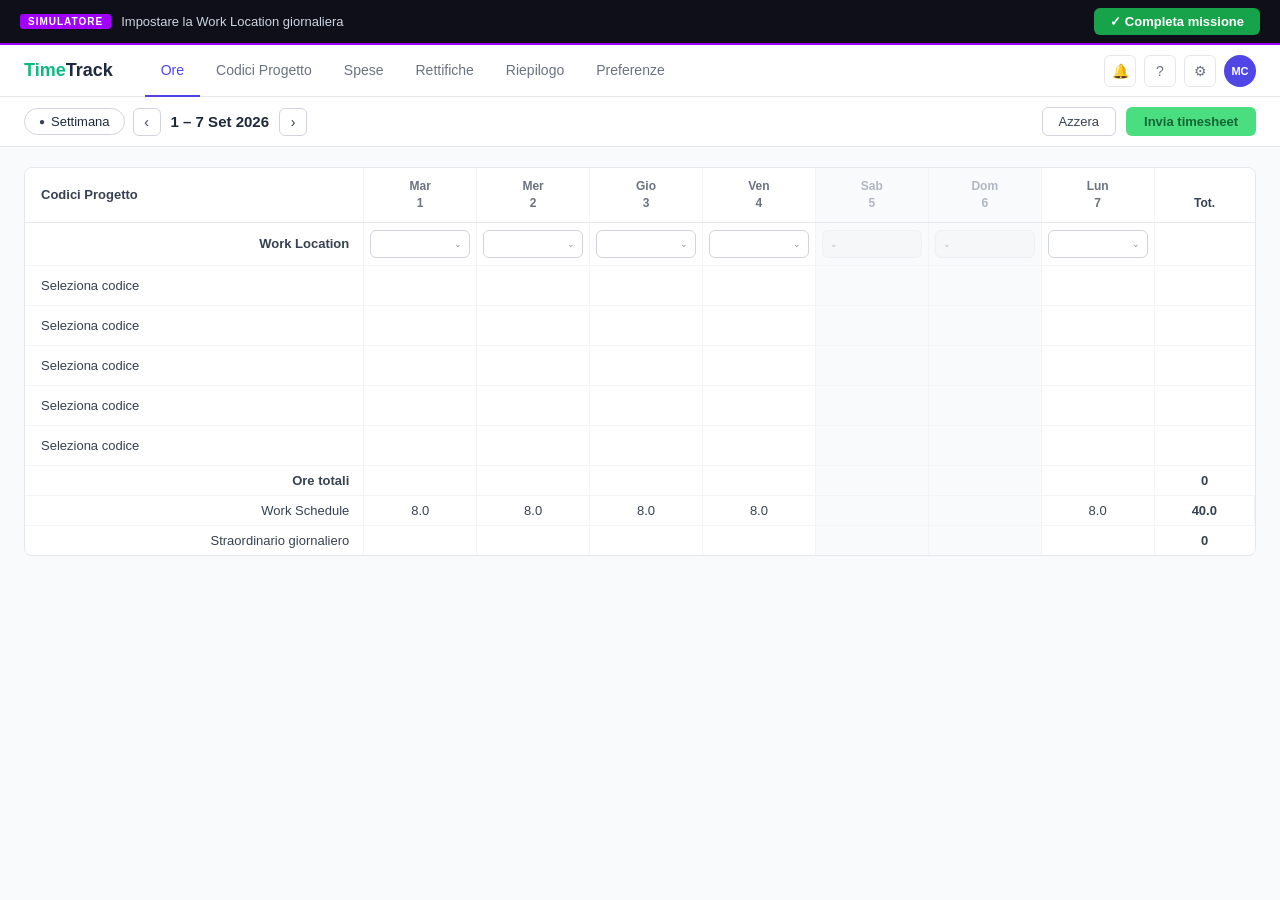
<file: app/missions/simulators/imposta-work-location.html>
<!DOCTYPE html>
<html lang="it">
<head>
  <meta charset="UTF-8" />
  <meta name="viewport" content="width=device-width, initial-scale=1.0" />
  <title>Simulatore — Impostare la Work Location giornaliera</title>
  <script src="../../js/tracker.js"></script>
  <style>
    :root {
      --portal-primary: #4F46E5;
      --portal-bg: #F9FAFB;
      --portal-sidebar: #F3F4F6;
      --portal-text: #374151;
      --portal-border: #E5E7EB;
      --portal-weekend-bg: #F9FAFB;
      --portal-wl-label: #4F46E5;
      --portal-select-text: #9CA3AF;
      --portal-green: #4ADE80;
      --portal-green-text: #166534;
      --portal-orange: #F97316;
    }

    * { box-sizing: border-box; margin: 0; padding: 0; }

    body {
      font-family: -apple-system, BlinkMacSystemFont, 'Segoe UI', Roboto, sans-serif;
      background: var(--portal-bg);
      height: 100vh;
      display: flex;
      flex-direction: column;
      overflow: hidden;
    }

    /* ── Simulator bar ── */
    .sim-bar {
      background: #0f0f1a;
      color: #e2e8f0;
      display: flex;
      justify-content: space-between;
      align-items: center;
      padding: 8px 20px;
      font-size: 13px;
      flex-shrink: 0;
      z-index: 100;
      border-bottom: 2px solid #A100FF;
    }
    .sim-bar-left { display: flex; align-items: center; gap: 10px; }
    .sim-badge {
      background: #A100FF;
      color: white;
      font-size: 10px;
      font-weight: 700;
      letter-spacing: 1px;
      padding: 2px 8px;
      border-radius: 3px;
    }
    .sim-mission-title { color: #cbd5e1; font-size: 13px; }
    .sim-complete-btn {
      background: #16a34a;
      color: white;
      border: none;
      padding: 6px 16px;
      border-radius: 6px;
      font-size: 13px;
      font-weight: 600;
      cursor: pointer;
      transition: background 0.15s;
    }
    .sim-complete-btn:hover { background: #15803d; }

    /* ── Portal wrapper ── */
    .portal {
      flex: 1;
      display: flex;
      flex-direction: column;
      overflow: hidden;
    }

    /* ── Portal header ── */
    .pt-header {
      background: white;
      border-bottom: 1px solid var(--portal-border);
      display: flex;
      align-items: center;
      padding: 0 24px;
      height: 52px;
      flex-shrink: 0;
    }
    .pt-logo {
      font-size: 18px;
      font-weight: 700;
      color: #1E293B;
      margin-right: 32px;
      white-space: nowrap;
    }
    .pt-logo em { color: #10B981; font-style: normal; }
    .pt-nav { display: flex; flex: 1; }
    .pt-tab {
      padding: 0 16px;
      height: 52px;
      display: flex;
      align-items: center;
      font-size: 14px;
      color: #6B7280;
      border-bottom: 2px solid transparent;
      cursor: pointer;
      white-space: nowrap;
      user-select: none;
    }
    .pt-tab:hover { color: #374151; background: #F9FAFB; }
    .pt-tab.active { color: var(--portal-primary); border-bottom-color: var(--portal-primary); font-weight: 500; }
    .pt-header-right { display: flex; align-items: center; gap: 8px; margin-left: auto; }
    .pt-icon-btn {
      background: white;
      border: 1px solid var(--portal-border);
      border-radius: 6px;
      width: 32px;
      height: 32px;
      cursor: pointer;
      font-size: 14px;
      color: #6B7280;
      display: flex;
      align-items: center;
      justify-content: center;
    }
    .pt-avatar {
      background: var(--portal-primary);
      color: white;
      width: 32px;
      height: 32px;
      border-radius: 50%;
      display: flex;
      align-items: center;
      justify-content: center;
      font-size: 11px;
      font-weight: 700;
    }

    /* ── Timesheet action bar ── */
    .ts-bar {
      background: white;
      border-bottom: 1px solid var(--portal-border);
      display: flex;
      justify-content: space-between;
      align-items: center;
      padding: 10px 24px;
      flex-shrink: 0;
      gap: 12px;
    }
    .ts-bar-left { display: flex; align-items: center; gap: 8px; }
    .ts-period-badge {
      display: inline-flex;
      align-items: center;
      gap: 6px;
      background: white;
      border: 1px solid #D1D5DB;
      border-radius: 20px;
      padding: 5px 14px;
      font-size: 13px;
      font-weight: 500;
      color: #1E293B;
      cursor: default;
      white-space: nowrap;
    }
    .ts-period-dot { font-size: 10px; color: #374151; }
    .ts-nav-btn {
      background: white;
      border: 1px solid #D1D5DB;
      border-radius: 6px;
      width: 28px;
      height: 28px;
      display: flex;
      align-items: center;
      justify-content: center;
      cursor: pointer;
      font-size: 14px;
      color: #374151;
    }
    .ts-nav-btn:hover { background: #F9FAFB; }
    .ts-week-label { font-size: 15px; font-weight: 600; color: #1E293B; padding: 0 2px; }
    .ts-bar-right { display: flex; align-items: center; gap: 10px; }
    .ts-azzera-btn {
      background: white;
      border: 1px solid #D1D5DB;
      border-radius: 6px;
      padding: 6px 16px;
      font-size: 13px;
      color: #374151;
      cursor: pointer;
    }
    .ts-azzera-btn:hover { background: #F9FAFB; }
    .ts-invia-btn {
      background: var(--portal-green);
      border: none;
      border-radius: 6px;
      padding: 7px 18px;
      font-size: 13px;
      font-weight: 600;
      color: var(--portal-green-text);
      cursor: pointer;
    }
    .ts-invia-btn:hover { background: #22C55E; }

    /* ── Main content ── */
    .pt-main {
      flex: 1;
      overflow-y: auto;
      padding: 20px 24px;
      background: var(--portal-bg);
    }

    /* ── Timesheet grid ── */
    .ts-grid-wrap {
      background: white;
      border: 1px solid var(--portal-border);
      border-radius: 8px;
      overflow: hidden;
    }

    .ts-table {
      width: 100%;
      border-collapse: collapse;
      table-layout: fixed;
    }

    /* Column widths */
    .ts-table col.col-project  { width: 27%; }
    .ts-table col.col-day      { width: 9%; }
    .ts-table col.col-tot      { width: 8%; }

    /* Header row */
    .ts-table thead th {
      padding: 10px 6px;
      text-align: center;
      font-size: 12px;
      font-weight: 600;
      color: #6B7280;
      border-bottom: 1px solid var(--portal-border);
      border-right: 1px solid #F3F4F6;
      background: white;
      line-height: 1.4;
      vertical-align: bottom;
    }
    .ts-table thead th.th-project {
      text-align: left;
      padding-left: 16px;
      color: #374151;
      font-size: 13px;
      vertical-align: middle;
    }
    .ts-table thead th.th-weekend {
      color: #B0B7C3;
      background: var(--portal-weekend-bg);
    }
    .ts-table thead th.th-tot {
      border-right: none;
      font-weight: 700;
      color: #374151;
    }

    /* Body cells */
    .ts-table tbody td {
      padding: 7px 6px;
      text-align: center;
      border-bottom: 1px solid #F3F4F6;
      border-right: 1px solid #F3F4F6;
      vertical-align: middle;
      font-size: 13px;
      color: var(--portal-text);
    }
    .ts-table tbody td.td-last { border-right: none; }
    .ts-table tbody tr:last-child td { border-bottom: none; }
    .ts-table tbody td.td-weekend { background: var(--portal-weekend-bg); }

    /* ── Work Location row ── */
    .tr-wl td { padding: 6px 6px; }
    .td-wl-label {
      text-align: right !important;
      padding-right: 14px !important;
      font-weight: 700;
      color: var(--portal-wl-label);
      font-size: 13px;
    }

    /* WL dropdown button */
    .wl-btn {
      width: 100%;
      height: 28px;
      background: white;
      border: 1px solid #D1D5DB;
      border-radius: 6px;
      cursor: pointer;
      display: flex;
      align-items: center;
      justify-content: space-between;
      padding: 0 7px;
      font-size: 12px;
      color: var(--portal-text);
      font-family: inherit;
      transition: border-color 0.1s, background 0.1s;
    }
    .wl-btn:not([disabled]):hover {
      background: #F9FAFB;
      border-color: #9CA3AF;
    }
    .wl-btn[disabled] {
      background: #F3F4F6;
      border-color: #E5E7EB;
      cursor: not-allowed;
      opacity: 0.55;
    }
    .wl-btn.wl-selected {
      background: var(--portal-primary);
      border-color: var(--portal-primary);
      color: white;
    }
    .wl-btn.wl-selected:hover {
      background: #4338CA;
      border-color: #4338CA;
    }
    .wl-val { flex: 1; text-align: left; font-weight: 500; }
    .wl-caret { font-size: 9px; opacity: 0.55; flex-shrink: 0; }

    /* ── Seleziona codice rows ── */
    .tr-select td { height: 40px; }
    .td-select-label {
      text-align: left !important;
      padding-left: 16px !important;
      color: var(--portal-select-text);
      font-size: 13px;
    }

    /* ── Footer rows ── */
    .tr-ore-totali td {
      border-top: 1px solid var(--portal-border);
      background: white;
    }
    .td-ore-label {
      text-align: right !important;
      padding-right: 14px !important;
      font-weight: 700;
      color: #1E293B;
      font-size: 13px;
    }
    .td-ore-tot {
      font-weight: 700;
      color: #1E293B;
      text-align: center;
    }

    .tr-schedule td { background: white; }
    .td-schedule-label {
      text-align: right !important;
      padding-right: 14px !important;
      color: var(--portal-text);
      font-size: 13px;
    }
    .td-schedule-val { font-weight: 500; color: #1E293B; }
    .td-schedule-tot { font-weight: 600; color: #1E293B; border-right: none; }

    .tr-straord td { background: white; }
    .td-straord-label {
      text-align: right !important;
      padding-right: 14px !important;
      color: var(--portal-text);
      font-size: 13px;
    }

    /* ── Custom dropdown panel ── */
    #wl-dropdown-panel {
      position: fixed;
      z-index: 500;
      background: white;
      border-radius: 10px;
      box-shadow: 0 6px 24px rgba(0,0,0,0.14), 0 1px 5px rgba(0,0,0,0.08);
      overflow: hidden;
      min-width: 110px;
      display: none;
    }
    .wl-opt-empty {
      background: var(--portal-orange);
      color: white;
      padding: 9px 14px;
      cursor: pointer;
      display: flex;
      align-items: center;
      justify-content: center;
      font-size: 15px;
      font-weight: 600;
    }
    .wl-opt-empty:hover { background: #EA580C; }
    .wl-opt {
      padding: 10px 18px;
      cursor: pointer;
      font-size: 14px;
      color: #1E293B;
      transition: background 0.08s;
    }
    .wl-opt:hover { background: #F5F5FF; }

    /* ── Toast ── */
    .toast {
      position: fixed; bottom: 24px; right: 24px;
      background: #1C1C1E; color: white;
      padding: 12px 20px; border-radius: 8px;
      font-size: 14px; font-weight: 500;
      box-shadow: 0 4px 20px rgba(0,0,0,0.3);
      border-left: 4px solid #22C55E;
      z-index: 400;
      animation: fadeUp 0.25s ease;
    }

    /* ── Hint card ── */
    .hint-card {
      position: fixed;
      bottom: 28px;
      left: 50%;
      transform: translateX(-50%);
      background: #1e1b4b;
      color: white;
      border: 1px solid #4f46e5;
      border-radius: 12px;
      padding: 14px 18px;
      max-width: 440px;
      width: calc(100% - 48px);
      box-shadow: 0 8px 32px rgba(79,70,229,.35);
      z-index: 350;
      display: flex;
      align-items: flex-start;
      gap: 12px;
      animation: fadeUp .3s ease;
    }
    .hint-icon { font-size: 20px; flex-shrink: 0; margin-top: 1px; }
    .hint-text { flex: 1; }
    .hint-label {
      font-size: 10px; font-weight: 700; letter-spacing: .08em;
      text-transform: uppercase; color: #a5b4fc; margin-bottom: 3px;
    }
    .hint-msg { font-size: 14px; color: #e0e7ff; line-height: 1.4; }
    .hint-close {
      background: none; border: none; color: #a5b4fc;
      font-size: 16px; cursor: pointer; padding: 0 2px; flex-shrink: 0;
    }
    .hint-close:hover { color: white; }

    @keyframes fadeUp {
      from { transform: translateY(10px) translateX(-50%); opacity: 0; }
      to   { transform: translateY(0)    translateX(-50%); opacity: 1; }
    }
  </style>
</head>
<body>

  <!-- ── Simulator bar ── -->
  <div class="sim-bar">
    <div class="sim-bar-left">
      <span class="sim-badge">SIMULATORE</span>
      <span class="sim-mission-title" id="simTitle">Impostare la Work Location giornaliera</span>
    </div>
    <button class="sim-complete-btn" onclick="Tracker.complete()">&#10003; Completa missione</button>
  </div>

  <!-- ── Portal ── -->
  <div class="portal">

    <!-- Portal header -->
    <header class="pt-header">
      <div class="pt-logo"><em>Time</em>Track</div>
      <nav class="pt-nav">
        <span class="pt-tab active">Ore</span>
        <span class="pt-tab">Codici Progetto</span>
        <span class="pt-tab">Spese</span>
        <span class="pt-tab">Rettifiche</span>
        <span class="pt-tab">Riepilogo</span>
        <span class="pt-tab">Preferenze</span>
      </nav>
      <div class="pt-header-right">
        <button class="pt-icon-btn">&#128276;</button>
        <button class="pt-icon-btn">?</button>
        <button class="pt-icon-btn">&#9881;</button>
        <div class="pt-avatar">MC</div>
      </div>
    </header>

    <!-- Timesheet action bar -->
    <div class="ts-bar">
      <div class="ts-bar-left">
        <div class="ts-period-badge">
          <span class="ts-period-dot">&#9679;</span>
          Settimana
        </div>
        <button class="ts-nav-btn">&#8249;</button>
        <span class="ts-week-label">1 &#8211; 7 Set 2026</span>
        <button class="ts-nav-btn">&#8250;</button>
      </div>
      <div class="ts-bar-right">
        <button class="ts-azzera-btn">Azzera</button>
        <button class="ts-invia-btn">Invia timesheet</button>
      </div>
    </div>

    <!-- Main content -->
    <main class="pt-main">
      <div class="ts-grid-wrap">
        <table class="ts-table">
          <colgroup>
            <col class="col-project" />
            <col class="col-day" />
            <col class="col-day" />
            <col class="col-day" />
            <col class="col-day" />
            <col class="col-day" />
            <col class="col-day" />
            <col class="col-day" />
            <col class="col-tot" />
          </colgroup>
          <thead>
            <tr>
              <th class="th-project">Codici Progetto</th>
              <th>Mar<br>1</th>
              <th>Mer<br>2</th>
              <th>Gio<br>3</th>
              <th>Ven<br>4</th>
              <th class="th-weekend">Sab<br>5</th>
              <th class="th-weekend">Dom<br>6</th>
              <th>Lun<br>7</th>
              <th class="th-tot">Tot.</th>
            </tr>
          </thead>
          <tbody>

            <!-- Work Location row -->
            <tr class="tr-wl">
              <td class="td-wl-label">Work Location</td>
              <td>
                <button
                  data-track-id="dropdown-wl-mar"
                  class="wl-btn"
                  id="btn-wl-mar"
                  onclick="openDropdown('mar', this)"
                >
                  <span class="wl-val" id="wl-mar-val"></span>
                  <span class="wl-caret">&#8964;</span>
                </button>
              </td>
              <td>
                <button
                  data-track-id="dropdown-wl-mer"
                  class="wl-btn"
                  id="btn-wl-mer"
                  onclick="openDropdown('mer', this)"
                >
                  <span class="wl-val" id="wl-mer-val"></span>
                  <span class="wl-caret">&#8964;</span>
                </button>
              </td>
              <td>
                <button class="wl-btn" id="btn-wl-gio" onclick="openDropdown('gio', this)">
                  <span class="wl-val" id="wl-gio-val"></span>
                  <span class="wl-caret">&#8964;</span>
                </button>
              </td>
              <td>
                <button class="wl-btn" id="btn-wl-ven" onclick="openDropdown('ven', this)">
                  <span class="wl-val" id="wl-ven-val"></span>
                  <span class="wl-caret">&#8964;</span>
                </button>
              </td>
              <td class="td-weekend">
                <button class="wl-btn" disabled>
                  <span class="wl-caret">&#8964;</span>
                </button>
              </td>
              <td class="td-weekend">
                <button class="wl-btn" disabled>
                  <span class="wl-caret">&#8964;</span>
                </button>
              </td>
              <td>
                <button class="wl-btn" id="btn-wl-lun" onclick="openDropdown('lun', this)">
                  <span class="wl-val" id="wl-lun-val"></span>
                  <span class="wl-caret">&#8964;</span>
                </button>
              </td>
              <td class="td-last"></td>
            </tr>

            <!-- Seleziona codice rows -->
            <tr class="tr-select">
              <td class="td-select-label">Seleziona codice</td>
              <td></td><td></td><td></td><td></td>
              <td class="td-weekend"></td><td class="td-weekend"></td>
              <td></td><td class="td-last"></td>
            </tr>
            <tr class="tr-select">
              <td class="td-select-label">Seleziona codice</td>
              <td></td><td></td><td></td><td></td>
              <td class="td-weekend"></td><td class="td-weekend"></td>
              <td></td><td class="td-last"></td>
            </tr>
            <tr class="tr-select">
              <td class="td-select-label">Seleziona codice</td>
              <td></td><td></td><td></td><td></td>
              <td class="td-weekend"></td><td class="td-weekend"></td>
              <td></td><td class="td-last"></td>
            </tr>
            <tr class="tr-select">
              <td class="td-select-label">Seleziona codice</td>
              <td></td><td></td><td></td><td></td>
              <td class="td-weekend"></td><td class="td-weekend"></td>
              <td></td><td class="td-last"></td>
            </tr>
            <tr class="tr-select">
              <td class="td-select-label">Seleziona codice</td>
              <td></td><td></td><td></td><td></td>
              <td class="td-weekend"></td><td class="td-weekend"></td>
              <td></td><td class="td-last"></td>
            </tr>

            <!-- Ore totali -->
            <tr class="tr-ore-totali">
              <td class="td-ore-label">Ore totali</td>
              <td></td><td></td><td></td><td></td>
              <td class="td-weekend"></td><td class="td-weekend"></td>
              <td></td>
              <td class="td-ore-tot td-last">0</td>
            </tr>

            <!-- Work Schedule -->
            <tr class="tr-schedule">
              <td class="td-schedule-label">Work Schedule</td>
              <td class="td-schedule-val">8.0</td>
              <td class="td-schedule-val">8.0</td>
              <td class="td-schedule-val">8.0</td>
              <td class="td-schedule-val">8.0</td>
              <td class="td-weekend"></td>
              <td class="td-weekend"></td>
              <td class="td-schedule-val">8.0</td>
              <td class="td-schedule-tot">40.0</td>
            </tr>

            <!-- Straordinario giornaliero -->
            <tr class="tr-straord">
              <td class="td-straord-label">Straordinario giornaliero</td>
              <td></td><td></td><td></td><td></td>
              <td class="td-weekend"></td><td class="td-weekend"></td>
              <td></td>
              <td class="td-ore-tot td-last">0</td>
            </tr>

          </tbody>
        </table>
      </div>
    </main>
  </div>

  <!-- ── Custom dropdown panel (shared) ── -->
  <div id="wl-dropdown-panel">
    <div class="wl-opt-empty" onclick="selectWL('')">&#10003;</div>
    <div class="wl-opt" onclick="selectWL('Home')">Home</div>
    <div class="wl-opt" data-track-id="option-wl-sw" onclick="selectWL('SW')">SW</div>
    <div class="wl-opt" data-track-id="option-wl-client" onclick="selectWL('Client')">Client</div>
  </div>

  <script>
    // ── Dropdown state ────────────────────────────────────────────────
    var activeDay = null;
    var activeBtn = null;

    function openDropdown(dayId, btn) {
      var panel = document.getElementById('wl-dropdown-panel');
      // Toggle: clicking the same open trigger closes the panel
      if (activeDay === dayId && panel.style.display === 'block') {
        closeDropdown();
        return;
      }
      activeDay = dayId;
      activeBtn = btn;
      positionPanel(btn);
    }

    function positionPanel(btn) {
      var panel = document.getElementById('wl-dropdown-panel');
      var rect = btn.getBoundingClientRect();
      panel.style.top  = (rect.bottom + 3) + 'px';
      panel.style.left = rect.left + 'px';
      panel.style.minWidth = Math.max(rect.width, 110) + 'px';
      panel.style.display = 'block';
    }

    function closeDropdown() {
      var panel = document.getElementById('wl-dropdown-panel');
      panel.style.display = 'none';
      activeDay = null;
      activeBtn = null;
    }

    function selectWL(value) {
      if (!activeBtn || !activeDay) { closeDropdown(); return; }

      var valEl = document.getElementById('wl-' + activeDay + '-val');
      if (valEl) valEl.textContent = value;

      if (value) {
        activeBtn.classList.add('wl-selected');
      } else {
        activeBtn.classList.remove('wl-selected');
      }
      activeBtn.dataset.currentValue = value;

      closeDropdown();
    }

    // Close panel when clicking outside
    document.addEventListener('click', function(e) {
      var panel = document.getElementById('wl-dropdown-panel');
      if (panel.style.display !== 'block') return;
      if (e.target.closest('#wl-dropdown-panel')) return;
      if (e.target.closest('.wl-btn')) return;
      closeDropdown();
    });

    // ── Init ──────────────────────────────────────────────────────────
    (function init() {
      var mission = {};
      try { mission = JSON.parse(sessionStorage.getItem('currentMission') || '{}'); } catch(e) {}
      if (mission.title) document.getElementById('simTitle').textContent = mission.title;
    })();

    // ── Hint system ───────────────────────────────────────────────────
    var HINT_DELAY = 20000;
    var lastInteraction = Date.now();
    var hintActive = false;

    ['click', 'keydown', 'touchstart'].forEach(function(ev) {
      document.addEventListener(ev, function() {
        lastInteraction = Date.now();
        if (hintActive) dismissHint();
      }, { passive: true });
    });

    setInterval(function() {
      if (hintActive) return;
      if (Date.now() - lastInteraction < HINT_DELAY) return;
      showNextHint();
    }, 2000);

    function showNextHint() {
      var mission = {};
      try { mission = JSON.parse(sessionStorage.getItem('currentMission') || '{}'); } catch(e) {}
      if (!mission.steps) return;

      var log = Tracker.getLog();
      var nextStep = null;
      for (var i = 0; i < mission.steps.length; i++) {
        var step = mission.steps[i];
        var done = log.some(function(a) {
          return a.action === step.action && a.targetId === step.target;
        });
        if (!done) { nextStep = step; break; }
      }
      if (!nextStep) return;

      hintActive = true;
      var card = document.createElement('div');
      card.className = 'hint-card';
      card.id = 'hint-card';
      card.innerHTML =
        '<span class="hint-icon">&#128161;</span>' +
        '<div class="hint-text">' +
          '<div class="hint-label">Suggerimento</div>' +
          '<div class="hint-msg">' + nextStep.description + '</div>' +
        '</div>' +
        '<button class="hint-close" onclick="dismissHint()">&#10005;</button>';
      document.body.appendChild(card);
    }

    function dismissHint() {
      var card = document.getElementById('hint-card');
      if (card) card.remove();
      hintActive = false;
      lastInteraction = Date.now();
    }
  </script>

</body>
</html>
</file>
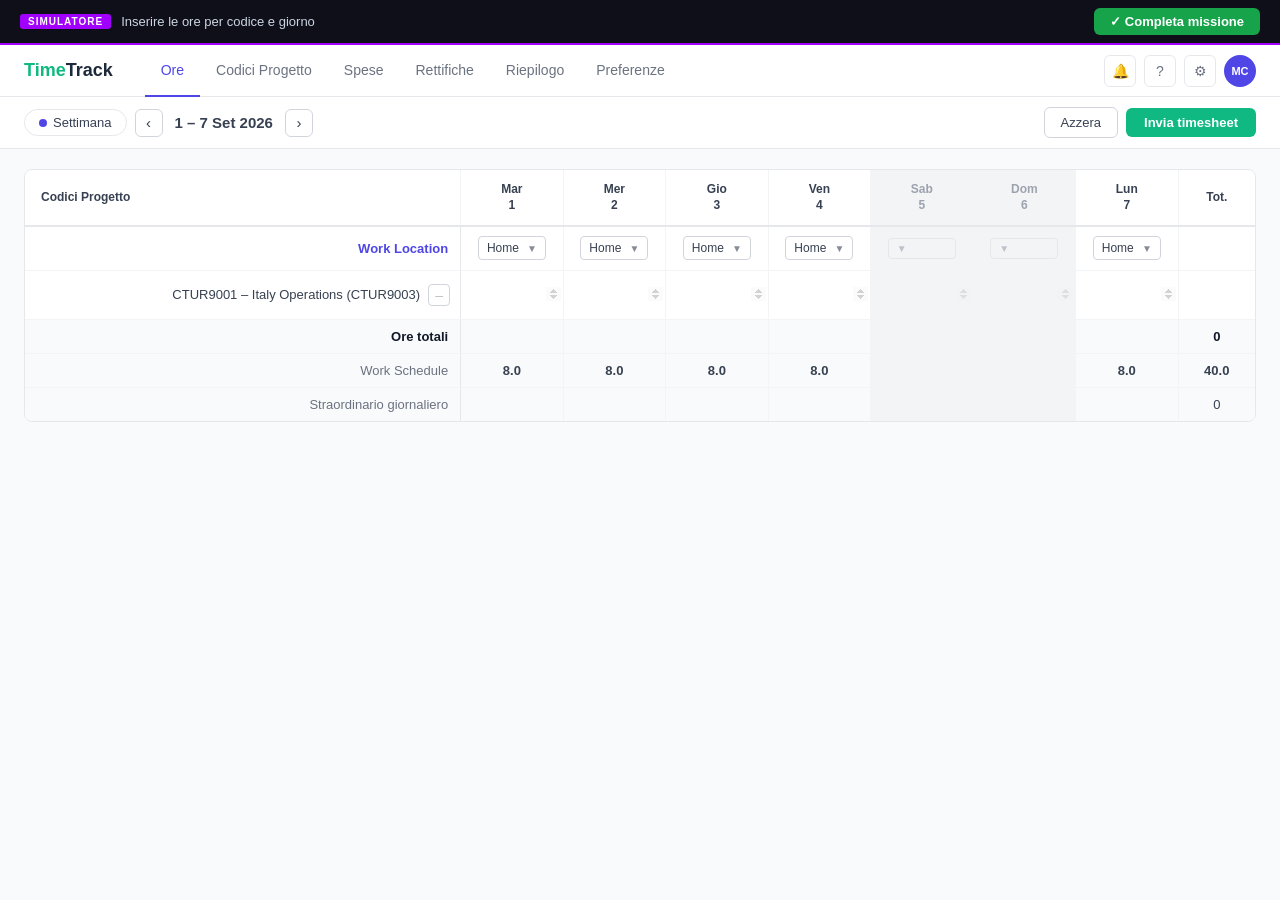
<file: app/missions/simulators/inserisci-ore-timesheet.html>
<!DOCTYPE html>
<html lang="it">
<head>
  <meta charset="UTF-8" />
  <meta name="viewport" content="width=device-width, initial-scale=1.0" />
  <title>Simulatore — Inserire le ore per codice e giorno</title>
  <script src="../../js/tracker.js"></script>
  <style>
    * { box-sizing: border-box; margin: 0; padding: 0; }

    :root {
      --portal-primary:     #4F46E5;
      --portal-bg:          #F9FAFB;
      --portal-white:       #FFFFFF;
      --portal-text:        #374151;
      --portal-text-strong: #111827;
      --portal-text-muted:  #6B7280;
      --portal-border:      #E5E7EB;
      --portal-border-soft: #F3F4F6;
      --portal-weekend:     #F3F4F6;
      --portal-summary:     #F9FAFB;
      --portal-green:       #10B981;
      --portal-red:         #DC2626;
      --portal-red-light:   #FEE2E2;
    }

    body {
      font-family: -apple-system, BlinkMacSystemFont, 'Segoe UI', Roboto, sans-serif;
      background: var(--portal-bg);
      height: 100vh;
      display: flex;
      flex-direction: column;
      overflow: hidden;
    }

    /* ── Simulator bar ── */
    .sim-bar {
      background: #0f0f1a;
      color: #e2e8f0;
      display: flex;
      justify-content: space-between;
      align-items: center;
      padding: 8px 20px;
      font-size: 13px;
      flex-shrink: 0;
      z-index: 100;
      border-bottom: 2px solid #A100FF;
    }
    .sim-bar-left { display: flex; align-items: center; gap: 10px; }
    .sim-badge {
      background: #A100FF;
      color: white;
      font-size: 10px;
      font-weight: 700;
      letter-spacing: 1px;
      padding: 2px 8px;
      border-radius: 3px;
    }
    .sim-mission-title { color: #cbd5e1; font-size: 13px; }
    .sim-complete-btn {
      background: #16a34a;
      color: white;
      border: none;
      padding: 6px 16px;
      border-radius: 6px;
      font-size: 13px;
      font-weight: 600;
      cursor: pointer;
      transition: background 0.15s;
    }
    .sim-complete-btn:hover { background: #15803d; }

    /* ── Portal wrapper ── */
    .portal {
      flex: 1;
      display: flex;
      flex-direction: column;
      overflow: hidden;
    }

    /* ── Portal header ── */
    .pt-header {
      background: var(--portal-white);
      border-bottom: 1px solid var(--portal-border);
      display: flex;
      align-items: center;
      padding: 0 24px;
      height: 52px;
      flex-shrink: 0;
    }
    .pt-logo {
      font-size: 18px;
      font-weight: 700;
      color: #1E293B;
      margin-right: 32px;
      white-space: nowrap;
    }
    .pt-logo em { color: var(--portal-green); font-style: normal; }
    .pt-nav { display: flex; flex: 1; }
    .pt-tab {
      padding: 0 16px;
      height: 52px;
      display: flex;
      align-items: center;
      font-size: 14px;
      color: var(--portal-text-muted);
      border-bottom: 2px solid transparent;
      cursor: pointer;
      white-space: nowrap;
      user-select: none;
    }
    .pt-tab:hover { color: var(--portal-text); background: var(--portal-bg); }
    .pt-tab.active { color: var(--portal-primary); border-bottom-color: var(--portal-primary); font-weight: 500; }
    .pt-header-right { display: flex; align-items: center; gap: 8px; margin-left: auto; }
    .pt-icon-btn {
      background: var(--portal-white);
      border: 1px solid var(--portal-border);
      border-radius: 6px;
      width: 32px; height: 32px;
      cursor: pointer;
      font-size: 14px;
      color: var(--portal-text-muted);
      display: flex; align-items: center; justify-content: center;
    }
    .pt-avatar {
      background: var(--portal-primary);
      color: white;
      width: 32px; height: 32px;
      border-radius: 50%;
      display: flex; align-items: center; justify-content: center;
      font-size: 11px; font-weight: 700;
    }

    /* ── Period bar ── */
    .pt-period-bar {
      background: var(--portal-white);
      border-bottom: 1px solid var(--portal-border);
      display: flex;
      align-items: center;
      padding: 10px 24px;
      gap: 8px;
      flex-shrink: 0;
    }
    .pt-week-pill {
      display: flex;
      align-items: center;
      gap: 6px;
      border: 1px solid var(--portal-border);
      border-radius: 20px;
      padding: 5px 14px;
      font-size: 13px;
      color: var(--portal-text);
      cursor: default;
      user-select: none;
    }
    .pt-week-dot {
      width: 8px; height: 8px;
      border-radius: 50%;
      background: var(--portal-primary);
    }
    .pt-nav-btn {
      background: var(--portal-white);
      border: 1px solid #D1D5DB;
      border-radius: 6px;
      width: 28px; height: 28px;
      cursor: pointer;
      font-size: 15px;
      color: var(--portal-text);
      display: flex; align-items: center; justify-content: center;
    }
    .pt-nav-btn:hover { background: var(--portal-bg); }
    .pt-period-label {
      font-size: 15px;
      font-weight: 600;
      color: var(--portal-text);
      padding: 0 4px;
    }
    .pt-spacer { flex: 1; }
    .btn-azzera {
      background: var(--portal-white);
      border: 1px solid #D1D5DB;
      border-radius: 6px;
      padding: 7px 16px;
      font-size: 13px;
      font-weight: 500;
      color: var(--portal-text);
      cursor: pointer;
    }
    .btn-azzera:hover { background: var(--portal-bg); }
    .btn-invia {
      background: var(--portal-green);
      border: none;
      border-radius: 6px;
      padding: 7px 18px;
      font-size: 13px;
      font-weight: 600;
      color: white;
      cursor: pointer;
    }
    .btn-invia:hover { background: #059669; }

    /* ── Main content ── */
    .pt-main {
      flex: 1;
      overflow-y: auto;
      padding: 20px 24px;
      background: var(--portal-bg);
    }

    /* ── Warning banner ── */
    .warning-banner {
      display: none;
      background: #FEF2F2;
      border: 1px solid #FECACA;
      border-radius: 6px;
      padding: 10px 16px;
      font-size: 13px;
      color: var(--portal-red);
      margin-bottom: 12px;
    }
    .warning-banner.visible { display: block; }

    /* ── Timesheet grid ── */
    .ts-grid-wrapper {
      background: var(--portal-white);
      border: 1px solid var(--portal-border);
      border-radius: 8px;
      overflow: hidden;
    }
    .ts-grid {
      width: 100%;
      border-collapse: collapse;
      font-size: 13px;
      table-layout: fixed;
    }

    /* Column widths */
    .ts-grid col.col-codici { width: 34%; }
    .ts-grid col.col-day    { width: 8%;  }
    .ts-grid col.col-tot    { width: 6%;  }

    /* Header */
    .ts-grid thead tr th {
      padding: 12px 6px;
      text-align: center;
      font-size: 12px;
      font-weight: 700;
      color: var(--portal-text);
      border-bottom: 2px solid var(--portal-border);
      border-right: 1px solid var(--portal-border-soft);
      background: var(--portal-white);
      line-height: 1.3;
      white-space: nowrap;
    }
    .ts-grid thead tr th:first-child {
      text-align: left;
      padding-left: 16px;
    }
    .ts-grid thead tr th:last-child { border-right: none; }
    .ts-grid thead tr th.col-wknd {
      color: #9CA3AF;
      background: var(--portal-weekend);
    }

    /* Body base */
    .ts-grid tbody td {
      border-bottom: 1px solid var(--portal-border-soft);
      border-right: 1px solid var(--portal-border-soft);
      text-align: center;
      vertical-align: middle;
    }
    .ts-grid tbody td:first-child {
      text-align: right;
      border-right: 1px solid var(--portal-border);
    }
    .ts-grid tbody td:last-child { border-right: none; }
    .ts-grid tbody td.col-wknd {
      background: var(--portal-weekend);
    }

    /* ── Work Location row ── */
    .row-wl td {
      height: 44px;
      border-bottom: 1px solid var(--portal-border);
    }
    .row-wl td:first-child {
      font-size: 13px;
      font-weight: 700;
      color: var(--portal-primary);
      padding-right: 12px;
      padding-left: 16px;
    }
    .wl-pill {
      display: inline-flex;
      align-items: center;
      justify-content: space-between;
      gap: 4px;
      background: var(--portal-white);
      border: 1px solid #D1D5DB;
      border-radius: 4px;
      padding: 4px 8px;
      font-size: 12px;
      color: var(--portal-text);
      min-width: 68px;
      cursor: default;
      pointer-events: none;
      user-select: none;
    }
    .wl-pill.disabled {
      background: var(--portal-weekend);
      color: #9CA3AF;
      border-color: var(--portal-border);
    }
    .wl-chevron { font-size: 10px; opacity: 0.6; }

    /* ── Code row ── */
    .row-code td { height: 48px; }
    .row-code td:first-child {
      padding: 0;
      text-align: left;
    }
    .code-name-cell {
      display: flex;
      align-items: center;
      justify-content: space-between;
      gap: 8px;
      padding: 6px 10px 6px 16px;
      height: 48px;
    }
    .code-name-text {
      font-size: 13px;
      font-weight: 500;
      color: var(--portal-text);
      flex: 1;
      white-space: nowrap;
      overflow: hidden;
      text-overflow: ellipsis;
    }
    .btn-remove {
      flex-shrink: 0;
      background: none;
      border: 1px solid #D1D5DB;
      border-radius: 4px;
      width: 22px; height: 22px;
      font-size: 14px;
      font-weight: 500;
      color: #C4C4C4;
      cursor: not-allowed;
      display: flex;
      align-items: center;
      justify-content: center;
      line-height: 1;
    }

    /* Ore inputs */
    .ore-input {
      display: block;
      width: 100%;
      height: 48px;
      border: none;
      background: transparent;
      text-align: center;
      font-size: 13px;
      font-weight: 500;
      color: var(--portal-text);
      padding: 4px 2px;
      outline: none;
      font-family: inherit;
    }
    .ore-input:focus {
      background: #EEF2FF;
      border-radius: 2px;
    }
    .ore-input[disabled] {
      background: var(--portal-weekend);
      color: #9CA3AF;
      cursor: not-allowed;
    }
    /* Slim spinners */
    .ore-input::-webkit-inner-spin-button,
    .ore-input::-webkit-outer-spin-button { opacity: 0.25; }

    /* ── Summary rows ── */
    .row-summary td {
      padding: 9px 6px;
      font-size: 13px;
      background: var(--portal-summary);
      border-bottom: 1px solid var(--portal-border-soft);
    }
    .row-summary td:first-child {
      font-size: 13px;
      padding-right: 12px;
      padding-left: 16px;
    }
    .row-summary td.col-wknd {
      background: #EBEBEB;
    }
    .row-summary:last-child td { border-bottom: none; }

    /* Ore totali */
    .row-ore-tot td:first-child { font-weight: 700; color: var(--portal-text-strong); }
    .tot-day-cell { font-weight: 600; color: var(--portal-text); }
    .tot-day-cell.over { background: var(--portal-red-light) !important; color: var(--portal-red) !important; }
    .tot-all-cell { font-weight: 700; color: var(--portal-text-strong); }

    /* Work Schedule */
    .row-ws td:first-child { color: var(--portal-text-muted); }
    .ws-val { font-weight: 600; color: var(--portal-text); }

    /* Straordinario */
    .row-straord td:first-child { color: var(--portal-text-muted); }
    .straord-cell { font-weight: 500; color: var(--portal-text); }
    .straord-cell.over { color: var(--portal-red); font-weight: 700; }

    /* ── Hint card ── */
    .hint-card {
      position: fixed;
      bottom: 28px;
      left: 50%;
      transform: translateX(-50%);
      background: #1e1b4b;
      color: white;
      border: 1px solid #4f46e5;
      border-radius: 12px;
      padding: 14px 18px;
      max-width: 440px;
      width: calc(100% - 48px);
      box-shadow: 0 8px 32px rgba(79,70,229,.35);
      z-index: 350;
      display: flex;
      align-items: flex-start;
      gap: 12px;
      animation: hintFadeUp .3s ease;
    }
    .hint-icon { font-size: 20px; flex-shrink: 0; margin-top: 1px; }
    .hint-text { flex: 1; }
    .hint-label { font-size: 10px; font-weight: 700; letter-spacing: .08em; text-transform: uppercase; color: #a5b4fc; margin-bottom: 3px; }
    .hint-msg   { font-size: 14px; color: #e0e7ff; line-height: 1.4; }
    .hint-close {
      background: none; border: none; color: #a5b4fc;
      font-size: 16px; cursor: pointer; padding: 0 2px; flex-shrink: 0;
    }
    .hint-close:hover { color: white; }
    @keyframes hintFadeUp {
      from { transform: translateX(-50%) translateY(10px); opacity: 0; }
      to   { transform: translateX(-50%) translateY(0);    opacity: 1; }
    }
  </style>
</head>
<body>

  <!-- ── Simulator bar ── -->
  <div class="sim-bar">
    <div class="sim-bar-left">
      <span class="sim-badge">SIMULATORE</span>
      <span class="sim-mission-title" id="simTitle">Inserire le ore per codice e giorno</span>
    </div>
    <button class="sim-complete-btn" onclick="Tracker.complete()">&#10003; Completa missione</button>
  </div>

  <!-- ── Portal ── -->
  <div class="portal">

    <!-- Header -->
    <header class="pt-header">
      <div class="pt-logo"><em>Time</em>Track</div>
      <nav class="pt-nav">
        <span class="pt-tab active">Ore</span>
        <span class="pt-tab">Codici Progetto</span>
        <span class="pt-tab">Spese</span>
        <span class="pt-tab">Rettifiche</span>
        <span class="pt-tab">Riepilogo</span>
        <span class="pt-tab">Preferenze</span>
      </nav>
      <div class="pt-header-right">
        <button class="pt-icon-btn">&#128276;</button>
        <button class="pt-icon-btn">?</button>
        <button class="pt-icon-btn">&#9881;</button>
        <div class="pt-avatar">MC</div>
      </div>
    </header>

    <!-- Period bar -->
    <div class="pt-period-bar">
      <div class="pt-week-pill">
        <span class="pt-week-dot"></span>
        Settimana
      </div>
      <button class="pt-nav-btn">&#8249;</button>
      <span class="pt-period-label">1 &#8211; 7 Set 2026</span>
      <button class="pt-nav-btn">&#8250;</button>
      <div class="pt-spacer"></div>
      <button class="btn-azzera">Azzera</button>
      <button class="btn-invia">Invia timesheet</button>
    </div>

    <!-- Main -->
    <main class="pt-main">

      <!-- Warning banner (24h limit) -->
      <div class="warning-banner" id="warningBanner">
        Attenzione: hai superato il limite di 24 ore in almeno un giorno. L'invio del timesheet non sara possibile finche il totale giornaliero non viene corretto.
      </div>

      <!-- Timesheet grid -->
      <div class="ts-grid-wrapper">
        <table class="ts-grid">
          <colgroup>
            <col class="col-codici" />
            <col class="col-day" /><!-- Mar -->
            <col class="col-day" /><!-- Mer -->
            <col class="col-day" /><!-- Gio -->
            <col class="col-day" /><!-- Ven -->
            <col class="col-day" /><!-- Sab -->
            <col class="col-day" /><!-- Dom -->
            <col class="col-day" /><!-- Lun -->
            <col class="col-tot"  /><!-- Tot -->
          </colgroup>
          <thead>
            <tr>
              <th>Codici Progetto</th>
              <th>Mar<br/>1</th>
              <th>Mer<br/>2</th>
              <th>Gio<br/>3</th>
              <th>Ven<br/>4</th>
              <th class="col-wknd">Sab<br/>5</th>
              <th class="col-wknd">Dom<br/>6</th>
              <th>Lun<br/>7</th>
              <th>Tot.</th>
            </tr>
          </thead>
          <tbody>

            <!-- Work Location row -->
            <tr class="row-wl">
              <td>Work Location</td>
              <td><div class="wl-pill">Home <span class="wl-chevron">&#9660;</span></div></td>
              <td><div class="wl-pill">Home <span class="wl-chevron">&#9660;</span></div></td>
              <td><div class="wl-pill">Home <span class="wl-chevron">&#9660;</span></div></td>
              <td><div class="wl-pill">Home <span class="wl-chevron">&#9660;</span></div></td>
              <td class="col-wknd"><div class="wl-pill disabled"><span class="wl-chevron">&#9660;</span></div></td>
              <td class="col-wknd"><div class="wl-pill disabled"><span class="wl-chevron">&#9660;</span></div></td>
              <td><div class="wl-pill">Home <span class="wl-chevron">&#9660;</span></div></td>
              <td></td>
            </tr>

            <!-- CTUR9003 code row -->
            <tr class="row-code">
              <td>
                <div class="code-name-cell">
                  <span class="code-name-text">CTUR9001 &#8211; Italy Operations (CTUR9003)</span>
                  <button class="btn-remove" disabled title="Codice pre-caricato">&#8211;</button>
                </div>
              </td>
              <td>
                <input
                  type="number"
                  class="ore-input"
                  id="ore-mar"
                  data-track-id="input-ore-mar"
                  min="0" max="24" step="0.5"
                  placeholder=""
                  oninput="recalculate()"
                  onchange="recalculate()"
                />
              </td>
              <td>
                <input
                  type="number"
                  class="ore-input"
                  id="ore-mer"
                  data-track-id="input-ore-mer"
                  min="0" max="24" step="0.5"
                  placeholder=""
                  oninput="recalculate()"
                  onchange="recalculate()"
                />
              </td>
              <td>
                <input
                  type="number"
                  class="ore-input"
                  id="ore-gio"
                  data-track-id="input-ore-gio"
                  min="0" max="24" step="0.5"
                  placeholder=""
                  oninput="recalculate()"
                  onchange="recalculate()"
                />
              </td>
              <td>
                <input
                  type="number"
                  class="ore-input"
                  id="ore-ven"
                  min="0" max="24" step="0.5"
                  placeholder=""
                  oninput="recalculate()"
                  onchange="recalculate()"
                />
              </td>
              <td class="col-wknd">
                <input type="number" class="ore-input" disabled placeholder="" />
              </td>
              <td class="col-wknd">
                <input type="number" class="ore-input" disabled placeholder="" />
              </td>
              <td>
                <input
                  type="number"
                  class="ore-input"
                  id="ore-lun"
                  min="0" max="24" step="0.5"
                  placeholder=""
                  oninput="recalculate()"
                  onchange="recalculate()"
                />
              </td>
              <td id="row-tot" style="font-size:13px; font-weight:700; color:#374151;"></td>
            </tr>

            <!-- Ore totali row -->
            <tr class="row-summary row-ore-tot">
              <td>Ore totali</td>
              <td class="tot-day-cell" id="tot-mar"></td>
              <td class="tot-day-cell" id="tot-mer"></td>
              <td class="tot-day-cell" id="tot-gio"></td>
              <td class="tot-day-cell" id="tot-ven"></td>
              <td class="col-wknd tot-day-cell" id="tot-sab"></td>
              <td class="col-wknd tot-day-cell" id="tot-dom"></td>
              <td class="tot-day-cell" id="tot-lun"></td>
              <td class="tot-all-cell" id="tot-all">0</td>
            </tr>

            <!-- Work Schedule row -->
            <tr class="row-summary row-ws">
              <td>Work Schedule</td>
              <td class="ws-val">8.0</td>
              <td class="ws-val">8.0</td>
              <td class="ws-val">8.0</td>
              <td class="ws-val">8.0</td>
              <td class="col-wknd"></td>
              <td class="col-wknd"></td>
              <td class="ws-val">8.0</td>
              <td class="ws-val">40.0</td>
            </tr>

            <!-- Straordinario giornaliero row -->
            <tr class="row-summary row-straord">
              <td>Straordinario giornaliero</td>
              <td class="straord-cell" id="straord-mar"></td>
              <td class="straord-cell" id="straord-mer"></td>
              <td class="straord-cell" id="straord-gio"></td>
              <td class="straord-cell" id="straord-ven"></td>
              <td class="col-wknd"></td>
              <td class="col-wknd"></td>
              <td class="straord-cell" id="straord-lun"></td>
              <td class="straord-cell" id="straord-tot">0</td>
            </tr>

          </tbody>
        </table>
      </div>

    </main>
  </div>

  <script>
    // ── Constants ──────────────────────────────────────────────────────
    const WORK_DAYS = ['mar', 'mer', 'gio', 'ven', 'lun'];
    const WORK_SCHEDULE = { mar: 8, mer: 8, gio: 8, ven: 8, lun: 8 };

    // ── Init ──────────────────────────────────────────────────────────
    (function init() {
      const mission = JSON.parse(sessionStorage.getItem('currentMission') || '{}');
      if (mission.title) {
        document.getElementById('simTitle').textContent = mission.title;
      }
    })();

    // ── Recalculation ─────────────────────────────────────────────────
    function fmtVal(v) {
      if (v === 0) return '0';
      return (v === Math.floor(v)) ? String(v) : v.toFixed(1);
    }

    function recalculate() {
      var rowTotal    = 0;
      var totalOvt    = 0;
      var anyOver24   = false;

      WORK_DAYS.forEach(function(day) {
        var input = document.getElementById('ore-' + day);
        var val   = input ? (parseFloat(input.value) || 0) : 0;
        if (val < 0) val = 0;
        rowTotal += val;

        // Ore totali cell per day
        var totCell = document.getElementById('tot-' + day);
        if (totCell) {
          totCell.textContent = val > 0 ? fmtVal(val) : '';
          if (val > WORK_SCHEDULE[day]) {
            totCell.classList.add('over');
          } else {
            totCell.classList.remove('over');
          }
        }

        // Straordinario per day
        var overtime   = Math.max(0, val - WORK_SCHEDULE[day]);
        totalOvt      += overtime;
        var straordCell = document.getElementById('straord-' + day);
        if (straordCell) {
          if (overtime > 0) {
            straordCell.textContent = fmtVal(overtime);
            straordCell.classList.add('over');
          } else {
            straordCell.textContent = '';
            straordCell.classList.remove('over');
          }
        }

        if (val > 24) anyOver24 = true;
      });

      // Row total (Tot. column of code row)
      var rowTotCell = document.getElementById('row-tot');
      if (rowTotCell) {
        rowTotCell.textContent = rowTotal > 0 ? fmtVal(rowTotal) : '';
      }

      // Grand total (Tot. column of Ore totali row)
      var totAllCell = document.getElementById('tot-all');
      if (totAllCell) {
        totAllCell.textContent = fmtVal(rowTotal);
      }

      // Total overtime (Tot. column of Straordinario row)
      var straordTotCell = document.getElementById('straord-tot');
      if (straordTotCell) {
        straordTotCell.textContent = fmtVal(totalOvt);
        if (totalOvt > 0) {
          straordTotCell.classList.add('over');
        } else {
          straordTotCell.classList.remove('over');
        }
      }

      // Warning banner for > 24h
      var banner = document.getElementById('warningBanner');
      if (banner) {
        if (anyOver24) banner.classList.add('visible');
        else           banner.classList.remove('visible');
      }
    }

    // ── Hint system ───────────────────────────────────────────────────
    var HINT_DELAY  = 20000;
    var lastAction  = Date.now();
    var hintShowing = false;

    ['click', 'keydown', 'touchstart'].forEach(function(ev) {
      document.addEventListener(ev, function() {
        lastAction = Date.now();
        if (hintShowing) dismissHint();
      }, { passive: true });
    });

    setInterval(function() {
      if (hintShowing) return;
      if (Date.now() - lastAction < HINT_DELAY) return;
      showNextHint();
    }, 2000);

    function showNextHint() {
      var mission = JSON.parse(sessionStorage.getItem('currentMission') || '{}');
      if (!mission.steps) return;

      var log = Tracker.getLog();
      var completedTargets = log.map(function(a) { return a.targetId; });

      var nextStep = null;
      for (var i = 0; i < mission.steps.length; i++) {
        if (completedTargets.indexOf(mission.steps[i].target) === -1) {
          nextStep = mission.steps[i];
          break;
        }
      }
      if (!nextStep) return;

      hintShowing = true;
      var card = document.createElement('div');
      card.className = 'hint-card';
      card.id        = 'hint-card';
      card.innerHTML =
        '<span class="hint-icon">&#128161;</span>' +
        '<div class="hint-text">' +
          '<div class="hint-label">Suggerimento</div>' +
          '<div class="hint-msg">' + nextStep.description + '</div>' +
        '</div>' +
        '<button class="hint-close" onclick="dismissHint()">&#10005;</button>';
      document.body.appendChild(card);
    }

    function dismissHint() {
      var card = document.getElementById('hint-card');
      if (card) card.remove();
      hintShowing = false;
      lastAction  = Date.now();
    }
  </script>

</body>
</html>
</file>
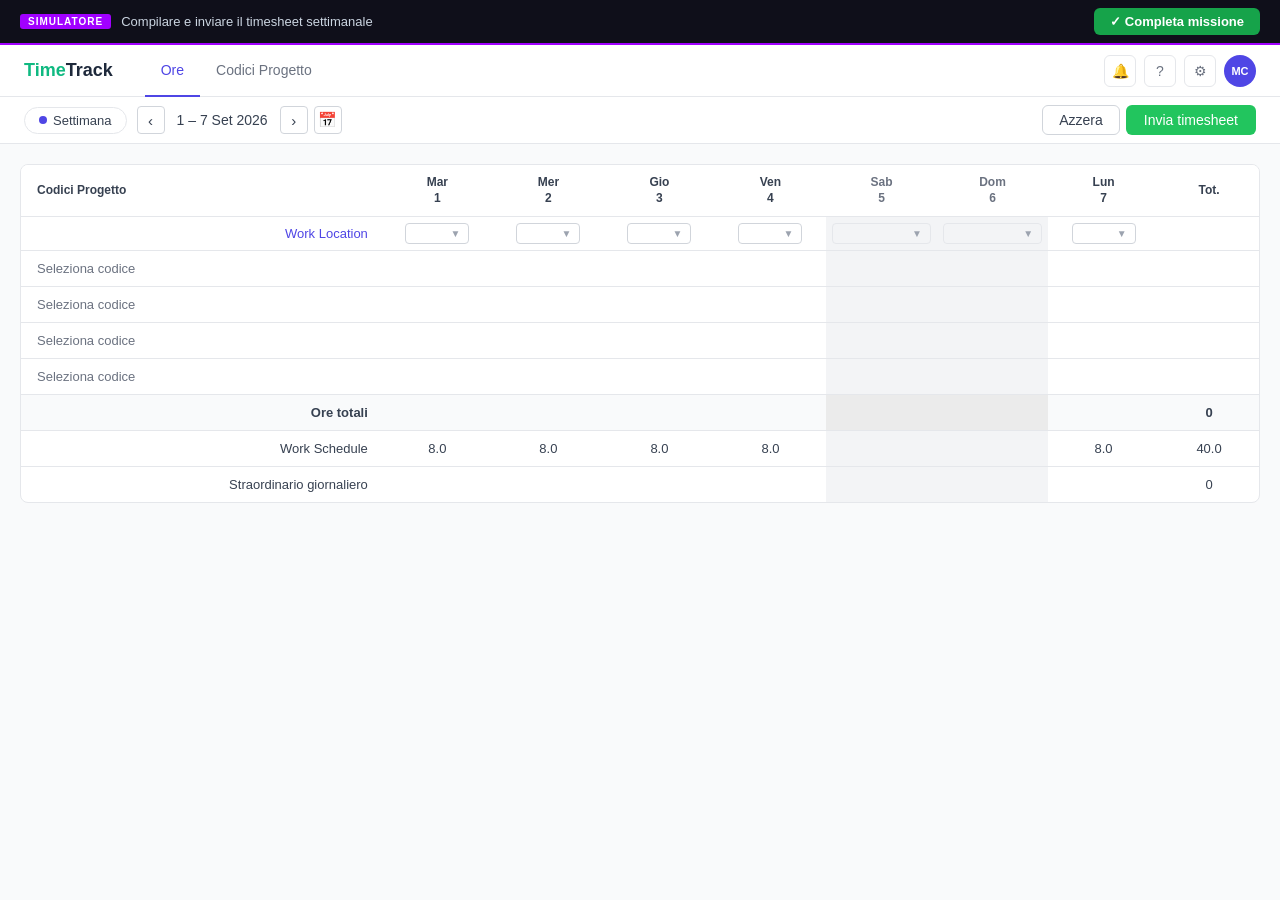
<file: app/missions/simulators/invia-timesheet-settimanale.html>
<!DOCTYPE html>
<html lang="it">
<head>
  <meta charset="UTF-8" />
  <meta name="viewport" content="width=device-width, initial-scale=1.0" />
  <title>Simulatore — Compilare e inviare il timesheet settimanale</title>
  <script src="../../js/tracker.js"></script>
  <style>
    * { box-sizing: border-box; margin: 0; padding: 0; }

    :root {
      --portal-primary:  #4F46E5;
      --portal-bg:       #F9FAFB;
      --portal-border:   #E5E7EB;
      --portal-text:     #374151;
      --portal-muted:    #6B7280;
      --portal-disabled: #F3F4F6;
      --portal-green:    #22C55E;
      --portal-red:      #DC2626;
      --portal-orange:   #F59E0B;
    }

    body {
      font-family: -apple-system, BlinkMacSystemFont, 'Segoe UI', Roboto, sans-serif;
      background: #F3F4F6;
      height: 100vh;
      display: flex;
      flex-direction: column;
      overflow: hidden;
    }

    /* ── Simulator bar ── */
    .sim-bar {
      background: #0f0f1a;
      color: #e2e8f0;
      display: flex;
      justify-content: space-between;
      align-items: center;
      padding: 8px 20px;
      font-size: 13px;
      flex-shrink: 0;
      z-index: 100;
      border-bottom: 2px solid #A100FF;
    }
    .sim-bar-left { display: flex; align-items: center; gap: 10px; }
    .sim-badge {
      background: #A100FF;
      color: white;
      font-size: 10px;
      font-weight: 700;
      letter-spacing: 1px;
      padding: 2px 8px;
      border-radius: 3px;
    }
    .sim-mission-title { color: #cbd5e1; font-size: 13px; }
    .sim-complete-btn {
      background: #16a34a;
      color: white;
      border: none;
      padding: 6px 16px;
      border-radius: 6px;
      font-size: 13px;
      font-weight: 600;
      cursor: pointer;
      transition: background 0.15s;
    }
    .sim-complete-btn:hover { background: #15803d; }

    /* ── Portal wrapper ── */
    .portal {
      flex: 1;
      display: flex;
      flex-direction: column;
      overflow: hidden;
    }

    /* ── Portal header ── */
    .pt-header {
      background: white;
      border-bottom: 1px solid var(--portal-border);
      display: flex;
      align-items: center;
      padding: 0 24px;
      height: 52px;
      flex-shrink: 0;
    }
    .pt-logo {
      font-size: 18px;
      font-weight: 700;
      color: #1E293B;
      margin-right: 32px;
      white-space: nowrap;
    }
    .pt-logo em { color: #10B981; font-style: normal; }
    .pt-nav { display: flex; }
    .pt-tab {
      padding: 0 16px;
      height: 52px;
      display: flex;
      align-items: center;
      font-size: 14px;
      color: var(--portal-muted);
      border-bottom: 2px solid transparent;
      cursor: pointer;
      white-space: nowrap;
      user-select: none;
    }
    .pt-tab:hover { color: var(--portal-text); background: #F9FAFB; }
    .pt-tab.active { color: var(--portal-primary); border-bottom-color: var(--portal-primary); font-weight: 500; }
    .pt-header-right { display: flex; align-items: center; gap: 8px; margin-left: auto; }
    .pt-icon-btn {
      background: white;
      border: 1px solid var(--portal-border);
      border-radius: 6px;
      width: 32px;
      height: 32px;
      cursor: pointer;
      font-size: 14px;
      color: var(--portal-muted);
      display: flex;
      align-items: center;
      justify-content: center;
    }
    .pt-avatar {
      background: var(--portal-primary);
      color: white;
      width: 32px;
      height: 32px;
      border-radius: 50%;
      display: flex;
      align-items: center;
      justify-content: center;
      font-size: 11px;
      font-weight: 700;
    }

    /* ── Toolbar ── */
    .pt-toolbar {
      background: white;
      border-bottom: 1px solid var(--portal-border);
      display: flex;
      align-items: center;
      padding: 8px 24px;
      gap: 6px;
      flex-shrink: 0;
    }
    .toolbar-pill {
      display: flex;
      align-items: center;
      gap: 6px;
      background: white;
      border: 1px solid var(--portal-border);
      border-radius: 20px;
      padding: 5px 14px;
      font-size: 13px;
      color: var(--portal-text);
      margin-right: 4px;
    }
    .toolbar-pill .dot {
      width: 8px;
      height: 8px;
      border-radius: 50%;
      background: var(--portal-primary);
    }
    .toolbar-nav-btn {
      background: white;
      border: 1px solid #D1D5DB;
      border-radius: 4px;
      width: 28px;
      height: 28px;
      display: flex;
      align-items: center;
      justify-content: center;
      cursor: pointer;
      font-size: 15px;
      color: var(--portal-text);
    }
    .toolbar-nav-btn:hover { background: #F9FAFB; }
    .toolbar-date {
      font-size: 14px;
      font-weight: 500;
      color: var(--portal-text);
      padding: 0 6px;
    }
    .toolbar-spacer { flex: 1; }
    .btn-azzera {
      background: white;
      border: 1px solid #D1D5DB;
      border-radius: 6px;
      padding: 6px 16px;
      font-size: 14px;
      color: var(--portal-text);
      cursor: pointer;
    }
    .btn-azzera:hover { background: #F9FAFB; }
    #btnInvia {
      background: var(--portal-green);
      color: white;
      border: none;
      border-radius: 6px;
      padding: 7px 18px;
      font-size: 14px;
      font-weight: 500;
      cursor: pointer;
      transition: background 0.15s;
    }
    #btnInvia:hover:not(:disabled) { background: #16A34A; }
    #btnInvia:disabled { background: #9CA3AF; cursor: not-allowed; }

    /* ── Main ── */
    .pt-main {
      flex: 1;
      overflow-y: auto;
      background: var(--portal-bg);
      position: relative;
    }

    /* ── Success banner ── */
    .success-banner {
      background: #DCFCE7;
      border: 1px solid #86EFAC;
      border-radius: 6px;
      padding: 10px 16px;
      font-size: 13px;
      font-weight: 500;
      color: #166534;
      margin: 16px 20px 0;
      align-items: center;
      gap: 8px;
    }

    /* ── Grid wrapper ── */
    .grid-wrapper {
      background: white;
      border: 1px solid var(--portal-border);
      border-radius: 8px;
      margin: 20px;
      overflow: hidden;
    }

    /* ── Grid table ── */
    .grid-table {
      width: 100%;
      border-collapse: collapse;
      font-size: 13px;
      table-layout: fixed;
    }
    .grid-table colgroup col:first-child { width: 260px; }
    .grid-table colgroup col { width: 80px; }
    .grid-table colgroup col.col-tot { width: 72px; }

    .grid-table thead th {
      background: white;
      padding: 10px 8px;
      text-align: center;
      font-size: 12px;
      font-weight: 600;
      color: var(--portal-text);
      border-bottom: 1px solid var(--portal-border);
      white-space: nowrap;
      line-height: 1.3;
    }
    .grid-table thead th:first-child { text-align: left; padding-left: 16px; }
    .grid-table thead th.col-disabled { color: var(--portal-muted); }

    /* Work Location row */
    .wl-row td {
      border-bottom: 1px solid var(--portal-border);
      padding: 6px 6px;
      vertical-align: middle;
    }
    .wl-row td:first-child {
      text-align: right;
      font-weight: 500;
      font-size: 13px;
      color: var(--portal-primary);
      padding-right: 14px;
    }
    .wl-row td.col-disabled { background: var(--portal-disabled); }

    /* WL dropdown button */
    .wl-btn {
      background: white;
      border: 1px solid #D1D5DB;
      border-radius: 4px;
      padding: 4px 8px;
      font-size: 12px;
      cursor: pointer;
      min-width: 64px;
      display: flex;
      align-items: center;
      justify-content: space-between;
      gap: 4px;
      margin: 0 auto;
      transition: border-color 0.15s, background 0.15s;
    }
    .wl-btn:hover:not(:disabled) { background: #F9FAFB; }
    .wl-btn.selected {
      background: #FEF3C7;
      border-color: var(--portal-orange);
      color: #92400E;
    }
    .wl-btn:disabled { cursor: not-allowed; background: #F9FAFB; }
    .wl-btn-dummy {
      background: var(--portal-disabled);
      border: 1px solid var(--portal-border);
      border-radius: 4px;
      padding: 4px 8px;
      font-size: 12px;
      min-width: 64px;
      display: flex;
      align-items: center;
      justify-content: space-between;
      gap: 4px;
      margin: 0 auto;
      cursor: not-allowed;
      color: #9CA3AF;
    }

    /* Code rows */
    .code-row td {
      border-bottom: 1px solid var(--portal-border);
      padding: 10px 8px;
      vertical-align: middle;
    }
    .code-row td:first-child { padding-left: 16px; }
    .code-row td.col-disabled { background: var(--portal-disabled); }

    .seleziona-btn {
      background: none;
      border: none;
      color: var(--portal-muted);
      font-size: 13px;
      cursor: pointer;
      padding: 0;
      text-align: left;
    }
    .seleziona-btn:hover { color: var(--portal-primary); text-decoration: underline; }

    .code-label {
      display: flex;
      align-items: center;
      gap: 8px;
      font-size: 13px;
      color: var(--portal-text);
    }
    .code-remove {
      background: none;
      border: none;
      color: var(--portal-muted);
      cursor: pointer;
      font-size: 13px;
      padding: 1px 4px;
      border-radius: 3px;
    }
    .code-remove:hover { color: var(--portal-red); background: #FEF2F2; }

    /* Ore inputs */
    .ore-input {
      width: 60px;
      border: 1px solid transparent;
      border-radius: 4px;
      padding: 4px 6px;
      font-size: 13px;
      text-align: center;
      background: transparent;
      outline: none;
      -moz-appearance: textfield;
    }
    .ore-input::-webkit-inner-spin-button,
    .ore-input::-webkit-outer-spin-button { -webkit-appearance: none; margin: 0; }
    .ore-input:hover:not(:disabled) { border-color: #D1D5DB; background: #F9FAFB; }
    .ore-input:focus:not(:disabled) {
      border-color: var(--portal-primary);
      background: white;
      box-shadow: 0 0 0 2px rgba(79,70,229,0.12);
    }
    .ore-input:disabled { color: var(--portal-muted); background: var(--portal-bg); cursor: not-allowed; }

    /* Subtotal / footer rows */
    .row-ore-totali td {
      border-bottom: 1px solid var(--portal-border);
      padding: 10px 8px;
      background: #F9FAFB;
      text-align: center;
      font-weight: 600;
      font-size: 13px;
      color: var(--portal-text);
    }
    .row-ore-totali td:first-child {
      text-align: right;
      padding-right: 14px;
      font-weight: 600;
    }
    .row-ore-totali td.col-disabled { background: #EBEBEB; }

    .row-schedule td {
      border-bottom: 1px solid var(--portal-border);
      padding: 10px 8px;
      text-align: center;
      font-size: 13px;
      color: var(--portal-text);
    }
    .row-schedule td:first-child { text-align: right; padding-right: 14px; }
    .row-schedule td.col-disabled { background: var(--portal-disabled); }

    .row-straord td {
      padding: 10px 8px;
      text-align: center;
      font-size: 13px;
      color: var(--portal-text);
    }
    .row-straord td:first-child { text-align: right; padding-right: 14px; }
    .row-straord td.col-disabled { background: var(--portal-disabled); }

    /* ── WL Dropdown panel ── */
    .wl-dropdown-panel {
      position: fixed;
      background: white;
      border-radius: 10px;
      box-shadow: 0 8px 32px rgba(0,0,0,0.18);
      z-index: 400;
      min-width: 120px;
      overflow: hidden;
      border: 1px solid var(--portal-border);
    }
    .wl-dropdown-selected-row {
      background: var(--portal-orange);
      padding: 10px 14px;
      display: flex;
      align-items: center;
      gap: 6px;
      font-size: 13px;
      color: white;
      font-weight: 600;
      border-radius: 8px 8px 0 0;
    }
    .wl-option {
      padding: 10px 18px;
      font-size: 14px;
      color: var(--portal-text);
      cursor: pointer;
      user-select: none;
    }
    .wl-option:hover { background: #F5F3FF; color: var(--portal-primary); }

    /* ── Picker ── */
    .picker-backdrop {
      position: fixed;
      inset: 0;
      z-index: 300;
      background: transparent;
    }
    .picker-panel {
      position: fixed;
      background: white;
      border: 1px solid var(--portal-border);
      border-radius: 8px;
      box-shadow: 0 8px 32px rgba(0,0,0,0.15);
      z-index: 350;
      width: 700px;
      max-width: calc(100vw - 40px);
      overflow: hidden;
    }
    .picker-filter-wrap {
      padding: 10px 12px;
      border-bottom: 1px solid var(--portal-border);
    }
    .picker-filter {
      width: 100%;
      border: 2px solid var(--portal-primary);
      border-radius: 6px;
      padding: 8px 12px;
      font-size: 14px;
      outline: none;
      color: var(--portal-text);
    }
    .picker-filter::placeholder { color: #9CA3AF; }

    .picker-table {
      width: 100%;
      border-collapse: collapse;
      font-size: 12px;
    }
    .picker-table thead tr { background: #F9FAFB; }
    .picker-table th {
      padding: 8px 10px;
      text-align: left;
      font-size: 11px;
      font-weight: 700;
      color: var(--portal-muted);
      letter-spacing: 0.5px;
      text-transform: uppercase;
      border-bottom: 1px solid var(--portal-border);
    }
    .picker-table td {
      padding: 10px 10px;
      border-bottom: 1px solid #F3F4F6;
      vertical-align: middle;
      color: var(--portal-text);
    }
    .picker-row { cursor: pointer; }
    .picker-row:hover td { background: #F0F0FF; }
    .picker-row.disabled { cursor: not-allowed; }
    .picker-row.disabled td { color: #9CA3AF; }
    .picker-row.disabled:hover td { background: white; }

    .code-chip {
      background: #EEF2FF;
      color: #4338CA;
      padding: 2px 7px;
      border-radius: 4px;
      font-size: 11px;
      font-weight: 700;
      font-family: monospace;
      white-space: nowrap;
    }
    .code-chip.inactive { background: #F1F5F9; color: #64748B; }
    .status-pill {
      padding: 2px 8px;
      border-radius: 12px;
      font-size: 11px;
      font-weight: 500;
      white-space: nowrap;
    }
    .sp-attivo   { background: #DCFCE7; color: #16A34A; }
    .sp-nonattivo { background: #FEE2E2; color: #DC2626; }

    /* ── Riepilogo modal ── */
    .modal-overlay {
      position: fixed;
      inset: 0;
      background: rgba(0,0,0,0.4);
      display: flex;
      align-items: center;
      justify-content: center;
      z-index: 500;
    }
    .modal-box {
      background: white;
      border-radius: 16px;
      width: 580px;
      max-width: 92vw;
      box-shadow: 0 20px 60px rgba(0,0,0,0.22);
      overflow: hidden;
    }
    .modal-head {
      display: flex;
      justify-content: space-between;
      align-items: center;
      padding: 24px 28px 20px;
    }
    .modal-head h2 { font-size: 20px; font-weight: 700; color: #111827; }
    .modal-close-btn {
      background: none;
      border: none;
      font-size: 20px;
      color: #9CA3AF;
      cursor: pointer;
      padding: 2px 6px;
      border-radius: 4px;
    }
    .modal-close-btn:hover { color: var(--portal-text); background: #F3F4F6; }

    .modal-summary-table {
      width: 100%;
      border-collapse: collapse;
    }
    .modal-summary-table thead { background: #F9FAFB; }
    .modal-summary-table th {
      padding: 10px 28px;
      font-size: 11px;
      font-weight: 700;
      color: var(--portal-muted);
      letter-spacing: 0.6px;
      text-transform: uppercase;
      text-align: left;
      border-top: 1px solid var(--portal-border);
      border-bottom: 1px solid var(--portal-border);
    }
    .modal-summary-table th:last-child { text-align: right; }
    .modal-summary-table td {
      padding: 16px 28px;
      font-size: 14px;
      color: var(--portal-text);
      border-bottom: 1px solid #F3F4F6;
    }
    .modal-summary-table td:last-child { text-align: right; font-weight: 600; }
    .modal-proj-code { color: var(--portal-muted); font-size: 12px; margin-left: 6px; }

    .modal-footer-stats {
      background: #F9FAFB;
      margin: 0 28px 20px;
      border-radius: 8px;
      padding: 16px 20px;
      display: flex;
      gap: 32px;
      border: 1px solid var(--portal-border);
    }
    .stat-item { flex: 1; }
    .stat-label {
      font-size: 10px;
      font-weight: 700;
      color: var(--portal-muted);
      letter-spacing: 0.7px;
      text-transform: uppercase;
      margin-bottom: 6px;
    }
    .stat-value { font-size: 20px; font-weight: 700; color: var(--portal-text); }
    .stat-value.red { color: var(--portal-red); }

    .modal-actions {
      display: flex;
      justify-content: flex-end;
      gap: 10px;
      padding: 0 28px 24px;
    }
    .btn-annulla-modal {
      background: white;
      border: 1px solid #D1D5DB;
      border-radius: 10px;
      padding: 10px 24px;
      font-size: 14px;
      font-weight: 500;
      color: var(--portal-text);
      cursor: pointer;
    }
    .btn-annulla-modal:hover { background: #F9FAFB; }
    .btn-invia-modal {
      background: var(--portal-green);
      color: white;
      border: none;
      border-radius: 10px;
      padding: 10px 28px;
      font-size: 14px;
      font-weight: 600;
      cursor: pointer;
      transition: background 0.15s;
    }
    .btn-invia-modal:hover { background: #16A34A; }

    /* ── Toast ── */
    .toast {
      position: fixed;
      bottom: 24px;
      right: 24px;
      background: #1C1C1E;
      color: white;
      padding: 12px 20px;
      border-radius: 8px;
      font-size: 14px;
      font-weight: 500;
      box-shadow: 0 4px 20px rgba(0,0,0,0.3);
      border-left: 4px solid #22C55E;
      z-index: 600;
      animation: toastIn 0.25s ease;
    }
    @keyframes toastIn {
      from { transform: translateY(12px); opacity: 0; }
      to   { transform: translateY(0);    opacity: 1; }
    }

    /* ── Hint card ── */
    .hint-card {
      position: fixed;
      bottom: 28px;
      left: 50%;
      transform: translateX(-50%);
      background: #1e1b4b;
      color: white;
      border: 1px solid #4f46e5;
      border-radius: 12px;
      padding: 14px 18px;
      max-width: 440px;
      width: calc(100% - 48px);
      box-shadow: 0 8px 32px rgba(79,70,229,.35);
      z-index: 350;
      display: flex;
      align-items: flex-start;
      gap: 12px;
      animation: toastIn .3s ease;
    }
    .hint-icon { font-size: 20px; flex-shrink: 0; margin-top: 1px; }
    .hint-text { flex: 1; }
    .hint-label { font-size: 10px; font-weight: 700; letter-spacing: .08em; text-transform: uppercase; color: #a5b4fc; margin-bottom: 3px; }
    .hint-msg   { font-size: 14px; color: #e0e7ff; line-height: 1.4; }
    .hint-close { background: none; border: none; color: #a5b4fc; font-size: 16px; cursor: pointer; padding: 0 2px; flex-shrink: 0; }
    .hint-close:hover { color: white; }
  </style>
</head>
<body>

  <!-- ── Simulator bar ── -->
  <div class="sim-bar">
    <div class="sim-bar-left">
      <span class="sim-badge">SIMULATORE</span>
      <span class="sim-mission-title" id="simTitle">Compilare e inviare il timesheet settimanale</span>
    </div>
    <button class="sim-complete-btn" onclick="Tracker.complete()">&#10003; Completa missione</button>
  </div>

  <!-- ── Portal ── -->
  <div class="portal">

    <!-- Header -->
    <header class="pt-header">
      <div class="pt-logo"><em>Time</em>Track</div>
      <nav class="pt-nav">
        <span class="pt-tab active">Ore</span>
        <span class="pt-tab">Codici Progetto</span>
      </nav>
      <div class="pt-header-right">
        <button class="pt-icon-btn" title="Notifiche">&#128276;</button>
        <button class="pt-icon-btn" title="Aiuto">?</button>
        <button class="pt-icon-btn" title="Impostazioni">&#9881;</button>
        <div class="pt-avatar">MC</div>
      </div>
    </header>

    <!-- Toolbar -->
    <div class="pt-toolbar">
      <div class="toolbar-pill">
        <span class="dot"></span>
        Settimana
      </div>
      <button class="toolbar-nav-btn">&#8249;</button>
      <span class="toolbar-date">1 &#8211; 7 Set 2026</span>
      <button class="toolbar-nav-btn">&#8250;</button>
      <button class="toolbar-nav-btn" title="Calendario">&#128197;</button>
      <div class="toolbar-spacer"></div>
      <button class="btn-azzera">Azzera</button>
      <button
        class="btn-invia-timesheet"
        id="btnInvia"
        data-track-id="btn-invia-timesheet"
        onclick="openRiepilogo()"
      >Invia timesheet</button>
    </div>

    <!-- Main content -->
    <main class="pt-main">

      <!-- Success banner (shown after submission) -->
      <div id="successBanner" class="success-banner" style="display:none;">
        &#10003; Timesheet inviato con successo. La griglia &egrave; in sola lettura.
      </div>

      <!-- Grid -->
      <div class="grid-wrapper">
        <table class="grid-table" id="gridTable">
          <colgroup>
            <col />
            <col /><col /><col /><col />
            <col class="col-disabled" />
            <col class="col-disabled" />
            <col />
            <col class="col-tot" />
          </colgroup>
          <thead>
            <tr>
              <th style="text-align:left;padding-left:16px;">Codici Progetto</th>
              <th>Mar<br/>1</th>
              <th>Mer<br/>2</th>
              <th>Gio<br/>3</th>
              <th>Ven<br/>4</th>
              <th class="col-disabled">Sab<br/>5</th>
              <th class="col-disabled">Dom<br/>6</th>
              <th>Lun<br/>7</th>
              <th>Tot.</th>
            </tr>
          </thead>
          <tbody>

            <!-- Work Location row -->
            <tr class="wl-row">
              <td>Work Location</td>
              <td>
                <button
                  class="wl-btn"
                  id="wlBtnMar"
                  data-track-id="dropdown-wl-mar"
                  onclick="toggleWLDropdown(event)"
                ><span id="wlTextMar"></span><span style="font-size:10px;color:#9CA3AF;">&#9660;</span></button>
              </td>
              <td>
                <button class="wl-btn" onclick="return false;">
                  <span></span><span style="font-size:10px;color:#9CA3AF;">&#9660;</span>
                </button>
              </td>
              <td>
                <button class="wl-btn" onclick="return false;">
                  <span></span><span style="font-size:10px;color:#9CA3AF;">&#9660;</span>
                </button>
              </td>
              <td>
                <button class="wl-btn" onclick="return false;">
                  <span></span><span style="font-size:10px;color:#9CA3AF;">&#9660;</span>
                </button>
              </td>
              <td class="col-disabled">
                <div class="wl-btn-dummy">
                  <span></span><span style="font-size:10px;">&#9660;</span>
                </div>
              </td>
              <td class="col-disabled">
                <div class="wl-btn-dummy">
                  <span></span><span style="font-size:10px;">&#9660;</span>
                </div>
              </td>
              <td>
                <button class="wl-btn" onclick="return false;">
                  <span></span><span style="font-size:10px;color:#9CA3AF;">&#9660;</span>
                </button>
              </td>
              <td></td>
            </tr>

            <!-- Code row 1: transforms after selection -->
            <tr class="code-row" id="codeRow1">
              <td id="cr1-label">
                <button
                  class="seleziona-btn"
                  data-track-id="btn-seleziona-codice"
                  onclick="openPicker(event)"
                >Seleziona codice</button>
              </td>
              <td id="cr1-mar"></td>
              <td id="cr1-mer"></td>
              <td id="cr1-gio"></td>
              <td id="cr1-ven"></td>
              <td class="col-disabled" id="cr1-sab"></td>
              <td class="col-disabled" id="cr1-dom"></td>
              <td id="cr1-lun"></td>
              <td id="cr1-tot"></td>
            </tr>

            <!-- Code rows 2-4: decorative -->
            <tr class="code-row">
              <td><span style="color:var(--portal-muted);font-size:13px;">Seleziona codice</span></td>
              <td></td><td></td><td></td><td></td>
              <td class="col-disabled"></td>
              <td class="col-disabled"></td>
              <td></td><td></td>
            </tr>
            <tr class="code-row">
              <td><span style="color:var(--portal-muted);font-size:13px;">Seleziona codice</span></td>
              <td></td><td></td><td></td><td></td>
              <td class="col-disabled"></td>
              <td class="col-disabled"></td>
              <td></td><td></td>
            </tr>
            <tr class="code-row">
              <td><span style="color:var(--portal-muted);font-size:13px;">Seleziona codice</span></td>
              <td></td><td></td><td></td><td></td>
              <td class="col-disabled"></td>
              <td class="col-disabled"></td>
              <td></td><td></td>
            </tr>

            <!-- Ore totali row -->
            <tr class="row-ore-totali">
              <td>Ore totali</td>
              <td id="tot-mar"></td>
              <td id="tot-mer"></td>
              <td id="tot-gio"></td>
              <td id="tot-ven"></td>
              <td class="col-disabled"></td>
              <td class="col-disabled"></td>
              <td id="tot-lun"></td>
              <td id="tot-total">0</td>
            </tr>

            <!-- Work Schedule row -->
            <tr class="row-schedule">
              <td>Work Schedule</td>
              <td>8.0</td>
              <td>8.0</td>
              <td>8.0</td>
              <td>8.0</td>
              <td class="col-disabled"></td>
              <td class="col-disabled"></td>
              <td>8.0</td>
              <td>40.0</td>
            </tr>

            <!-- Straordinario row -->
            <tr class="row-straord">
              <td>Straordinario giornaliero</td>
              <td id="str-mar"></td>
              <td id="str-mer"></td>
              <td id="str-gio"></td>
              <td id="str-ven"></td>
              <td class="col-disabled"></td>
              <td class="col-disabled"></td>
              <td id="str-lun"></td>
              <td id="str-total">0</td>
            </tr>

          </tbody>
        </table>
      </div>

    </main>
  </div>

  <!-- ── Work Location dropdown panel ── -->
  <div class="wl-dropdown-panel" id="wlDropdownPanel" style="display:none;">
    <div class="wl-dropdown-selected-row">&#10003;</div>
    <div
      class="wl-option"
      data-track-id="option-wl-home"
      onclick="selectWL('Home')"
    >Home</div>
    <div class="wl-option" onclick="selectWL('SW')">SW</div>
    <div class="wl-option" onclick="selectWL('Client')">Client</div>
  </div>

  <!-- ── Picker backdrop and panel ── -->
  <div class="picker-backdrop" id="pickerBackdrop" style="display:none;" onclick="closePicker()"></div>
  <div class="picker-panel" id="pickerPanel" style="display:none;">
    <div class="picker-filter-wrap">
      <input type="text" class="picker-filter" id="pickerFilter" placeholder="Filter..." />
    </div>
    <table class="picker-table">
      <thead>
        <tr>
          <th>CODICE</th>
          <th>TIPO</th>
          <th>SOTTOTIPO</th>
          <th>CLIENTE</th>
          <th>PAESE</th>
          <th>DESCRIZIONE</th>
          <th>STATO</th>
        </tr>
      </thead>
      <tbody>
        <tr class="picker-row" data-track-id="row-cwc0k001" onclick="selectCode()">
          <td><span class="code-chip">CWC0K001</span></td>
          <td>Business Development</td>
          <td>Opportunity Pursuit</td>
          <td>Banca Esempio S.p.A.</td>
          <td>Italy</td>
          <td>BDOPP_DEMO FY26 &ndash; Core Banking Renewal</td>
          <td><span class="status-pill sp-attivo">&#9679; Attivo</span></td>
        </tr>
        <tr class="picker-row disabled">
          <td><span class="code-chip inactive">CWE5R001</span></td>
          <td>Business Development</td>
          <td>Opportunity Pursuit</td>
          <td>Assicura Italia S.p.A.</td>
          <td>Italy</td>
          <td>BDOPP_DEMO FY26 - Digital Claims Platform</td>
          <td><span class="status-pill sp-nonattivo">&#9679; Non attivo</span></td>
        </tr>
        <tr class="picker-row" onclick="closePicker()">
          <td><span class="code-chip">CTUR9003</span></td>
          <td>Chargeable</td>
          <td>&ndash;</td>
          <td>Motorex Europe S.p.A.</td>
          <td>Italy</td>
          <td>CTUR9001 - Italy Operations</td>
          <td><span class="status-pill sp-attivo">&#9679; Attivo</span></td>
        </tr>
        <tr class="picker-row" onclick="closePicker()">
          <td><span class="code-chip">994W01</span></td>
          <td>Training/Absence</td>
          <td>Assenza</td>
          <td>&ndash;</td>
          <td>&ndash;</td>
          <td>Ferie</td>
          <td><span class="status-pill sp-attivo">&#9679; Attivo</span></td>
        </tr>
      </tbody>
    </table>
  </div>

  <!-- ── Riepilogo modal ── -->
  <div class="modal-overlay" id="riepilogoModal" style="display:none;">
    <div class="modal-box">
      <div class="modal-head">
        <h2>Riepilogo timesheet</h2>
        <button class="modal-close-btn" onclick="closeRiepilogo()">&#10005;</button>
      </div>
      <table class="modal-summary-table">
        <thead>
          <tr>
            <th>PROGETTO</th>
            <th>ORE TOTALI</th>
          </tr>
        </thead>
        <tbody>
          <tr>
            <td>
              BDOPP_DEMO FY26 - Core Banking Renewal
              <span class="modal-proj-code">(CWC0K001)</span>
            </td>
            <td id="riepilogoOre">0.0</td>
          </tr>
        </tbody>
      </table>
      <div style="height:16px;"></div>
      <div class="modal-footer-stats">
        <div class="stat-item">
          <div class="stat-label">Work Schedule</div>
          <div class="stat-value">40.0h</div>
        </div>
        <div class="stat-item">
          <div class="stat-label">Straordinario</div>
          <div class="stat-value" id="riepilogoStraord">0.0h</div>
        </div>
        <div class="stat-item">
          <div class="stat-label">Totale Ore</div>
          <div class="stat-value" id="riepilogoTotale">0.0h</div>
        </div>
      </div>
      <div class="modal-actions">
        <button class="btn-annulla-modal" onclick="closeRiepilogo()">Annulla</button>
        <button
          class="btn-invia-modal"
          data-track-id="btn-conferma-invio"
          onclick="confermaInvio()"
        >Invia</button>
      </div>
    </div>
  </div>

  <script>
    // ── State ────────────────────────────────────────────────────────────
    var wlDropdownOpen = false;
    var codeAdded      = false;
    var submitted      = false;

    // ── Init ─────────────────────────────────────────────────────────────
    (function init() {
      var mission = JSON.parse(sessionStorage.getItem('currentMission') || '{}');
      if (mission.title) {
        document.getElementById('simTitle').textContent = mission.title;
      }
    })();

    // ── Work Location dropdown ───────────────────────────────────────────
    function toggleWLDropdown(event) {
      event.stopPropagation();
      if (submitted) return;

      var panel = document.getElementById('wlDropdownPanel');
      if (wlDropdownOpen) {
        panel.style.display = 'none';
        wlDropdownOpen = false;
        return;
      }

      var btn  = document.getElementById('wlBtnMar');
      var rect = btn.getBoundingClientRect();
      panel.style.top  = (rect.bottom + 4) + 'px';
      panel.style.left = rect.left + 'px';
      panel.style.display = 'block';
      wlDropdownOpen = true;
    }

    function selectWL(value) {
      if (submitted) return;
      var btn     = document.getElementById('wlBtnMar');
      var textEl  = document.getElementById('wlTextMar');
      textEl.textContent = value;
      btn.classList.add('selected');

      var panel = document.getElementById('wlDropdownPanel');
      panel.style.display = 'none';
      wlDropdownOpen = false;
    }

    // Close dropdown on outside click
    document.addEventListener('click', function (e) {
      if (!wlDropdownOpen) return;
      var panel = document.getElementById('wlDropdownPanel');
      if (!panel.contains(e.target)) {
        panel.style.display = 'none';
        wlDropdownOpen = false;
      }
    });

    // ── Code picker ──────────────────────────────────────────────────────
    function openPicker(event) {
      if (submitted || codeAdded) return;
      event.stopPropagation();

      var panel    = document.getElementById('pickerPanel');
      var backdrop = document.getElementById('pickerBackdrop');
      var btn      = event.currentTarget;
      var rect     = btn.getBoundingClientRect();

      panel.style.top  = (rect.bottom + 6) + 'px';
      panel.style.left = '20px';

      backdrop.style.display = 'block';
      panel.style.display    = 'block';

      var filterEl = document.getElementById('pickerFilter');
      filterEl.value = '';
      setTimeout(function () { filterEl.focus(); }, 50);
    }

    function closePicker() {
      document.getElementById('pickerBackdrop').style.display = 'none';
      document.getElementById('pickerPanel').style.display    = 'none';
    }

    function selectCode() {
      closePicker();
      codeAdded = true;

      // Update label cell
      document.getElementById('cr1-label').innerHTML =
        '<div class="code-label">' +
          'BDOPP_DEMO FY26 - Core Banking Renewal (CW...' +
          '<button class="code-remove" title="Rimuovi" onclick="return false;">&minus;</button>' +
        '</div>';

      // Add ore inputs
      document.getElementById('cr1-mar').innerHTML =
        '<input type="number" class="ore-input" id="ore-mar"' +
        ' data-track-id="input-ore-mar" min="0" max="24" step="0.5"' +
        ' oninput="updateTotals()" />';
      document.getElementById('cr1-mer').innerHTML =
        '<input type="number" class="ore-input" id="ore-mer"' +
        ' data-track-id="input-ore-mer" min="0" max="24" step="0.5"' +
        ' oninput="updateTotals()" />';
      document.getElementById('cr1-gio').innerHTML =
        '<input type="number" class="ore-input" id="ore-gio"' +
        ' data-track-id="input-ore-gio" min="0" max="24" step="0.5"' +
        ' oninput="updateTotals()" />';
      document.getElementById('cr1-ven').innerHTML =
        '<input type="number" class="ore-input" id="ore-ven"' +
        ' data-track-id="input-ore-ven" min="0" max="24" step="0.5"' +
        ' oninput="updateTotals()" />';
      document.getElementById('cr1-lun').innerHTML =
        '<input type="number" class="ore-input" id="ore-lun"' +
        ' min="0" max="24" step="0.5"' +
        ' oninput="updateTotals()" />';

      document.getElementById('cr1-tot').textContent = '';
    }

    // ── Totals computation ───────────────────────────────────────────────
    function getOre(id) {
      var el = document.getElementById(id);
      if (!el) return 0;
      return parseFloat(el.value) || 0;
    }

    function updateTotals() {
      var mar = getOre('ore-mar');
      var mer = getOre('ore-mer');
      var gio = getOre('ore-gio');
      var ven = getOre('ore-ven');
      var lun = getOre('ore-lun');
      var total = mar + mer + gio + ven + lun;

      // Day totals
      document.getElementById('tot-mar').textContent   = mar  > 0 ? mar.toFixed(1)   : '';
      document.getElementById('tot-mer').textContent   = mer  > 0 ? mer.toFixed(1)   : '';
      document.getElementById('tot-gio').textContent   = gio  > 0 ? gio.toFixed(1)   : '';
      document.getElementById('tot-ven').textContent   = ven  > 0 ? ven.toFixed(1)   : '';
      document.getElementById('tot-lun').textContent   = lun  > 0 ? lun.toFixed(1)   : '';
      document.getElementById('tot-total').textContent = total > 0 ? total.toFixed(1) : '0';

      // Per-row total
      if (document.getElementById('cr1-tot')) {
        document.getElementById('cr1-tot').textContent = total > 0 ? total.toFixed(1) : '';
      }

      // Straordinario per day (excess over 8h)
      function dayStr(v) { return v > 8 ? (v - 8).toFixed(1) : ''; }
      document.getElementById('str-mar').textContent = dayStr(mar);
      document.getElementById('str-mer').textContent = dayStr(mer);
      document.getElementById('str-gio').textContent = dayStr(gio);
      document.getElementById('str-ven').textContent = dayStr(ven);
      document.getElementById('str-lun').textContent = dayStr(lun);

      var straord = Math.max(0, total - 40);
      document.getElementById('str-total').textContent = straord > 0 ? straord.toFixed(1) : '0';
    }

    // ── Riepilogo modal ──────────────────────────────────────────────────
    function openRiepilogo() {
      if (submitted) return;

      var mar = getOre('ore-mar');
      var mer = getOre('ore-mer');
      var gio = getOre('ore-gio');
      var ven = getOre('ore-ven');
      var lun = getOre('ore-lun');
      var total  = mar + mer + gio + ven + lun;
      var straord = Math.max(0, total - 40);

      document.getElementById('riepilogoOre').textContent    = total.toFixed(1);
      document.getElementById('riepilogoTotale').textContent = total.toFixed(1) + 'h';

      var straordEl = document.getElementById('riepilogoStraord');
      straordEl.textContent = straord.toFixed(1) + 'h';
      straordEl.className   = 'stat-value' + (straord > 0 ? ' red' : '');

      document.getElementById('riepilogoModal').style.display = 'flex';
    }

    function closeRiepilogo() {
      document.getElementById('riepilogoModal').style.display = 'none';
    }

    function confermaInvio() {
      closeRiepilogo();
      submitted = true;

      var mar    = getOre('ore-mar');
      var mer    = getOre('ore-mer');
      var gio    = getOre('ore-gio');
      var ven    = getOre('ore-ven');
      var lun    = getOre('ore-lun');
      var total  = mar + mer + gio + ven + lun;

      // Toast
      showToast('Timesheet inviato — ' + total.toFixed(1) + 'h totali.');

      // Banner
      document.getElementById('successBanner').style.display = 'flex';

      // Disable ore inputs
      ['ore-mar', 'ore-mer', 'ore-gio', 'ore-ven', 'ore-lun'].forEach(function (id) {
        var el = document.getElementById(id);
        if (el) { el.disabled = true; }
      });

      // Disable WL buttons
      document.querySelectorAll('.wl-btn').forEach(function (btn) {
        btn.disabled = true;
      });

      // Update invia button
      var btnInvia = document.getElementById('btnInvia');
      btnInvia.textContent = 'Timesheet inviato';
      btnInvia.disabled    = true;
    }

    // ── Toast ────────────────────────────────────────────────────────────
    var toastTimer = null;
    function showToast(msg) {
      if (toastTimer) { clearTimeout(toastTimer); removeToast(); }
      var t = document.createElement('div');
      t.className = 'toast';
      t.id = 'toast-el';
      t.textContent = msg;
      document.body.appendChild(t);
      toastTimer = setTimeout(removeToast, 3500);
    }
    function removeToast() {
      var t = document.getElementById('toast-el');
      if (t) t.remove();
      toastTimer = null;
    }

    // ── Hint system ──────────────────────────────────────────────────────
    var HINT_DELAY      = 20000;
    var lastInteraction = Date.now();
    var hintActive      = false;

    ['click', 'keydown', 'touchstart'].forEach(function (ev) {
      document.addEventListener(ev, function () {
        lastInteraction = Date.now();
        if (hintActive) dismissHint();
      }, { passive: true });
    });

    setInterval(function () {
      if (hintActive) return;
      if (Date.now() - lastInteraction < HINT_DELAY) return;
      showNextHint();
    }, 2000);

    function showNextHint() {
      var mission = JSON.parse(sessionStorage.getItem('currentMission') || '{}');
      if (!mission.steps) return;

      var log      = Tracker.getLog();
      var nextStep = mission.steps.find(function (step) {
        return !log.some(function (a) {
          return a.action === step.action && a.targetId === step.target;
        });
      });
      if (!nextStep) return;

      hintActive = true;
      var card = document.createElement('div');
      card.className = 'hint-card';
      card.id = 'hint-card';
      card.innerHTML =
        '<span class="hint-icon">&#128161;</span>' +
        '<div class="hint-text">' +
          '<div class="hint-label">Suggerimento</div>' +
          '<div class="hint-msg">' + nextStep.description + '</div>' +
        '</div>' +
        '<button class="hint-close" onclick="dismissHint()">&#10005;</button>';
      document.body.appendChild(card);
    }

    function dismissHint() {
      var card = document.getElementById('hint-card');
      if (card) card.remove();
      hintActive      = false;
      lastInteraction = Date.now();
    }
  </script>

</body>
</html>
</file>
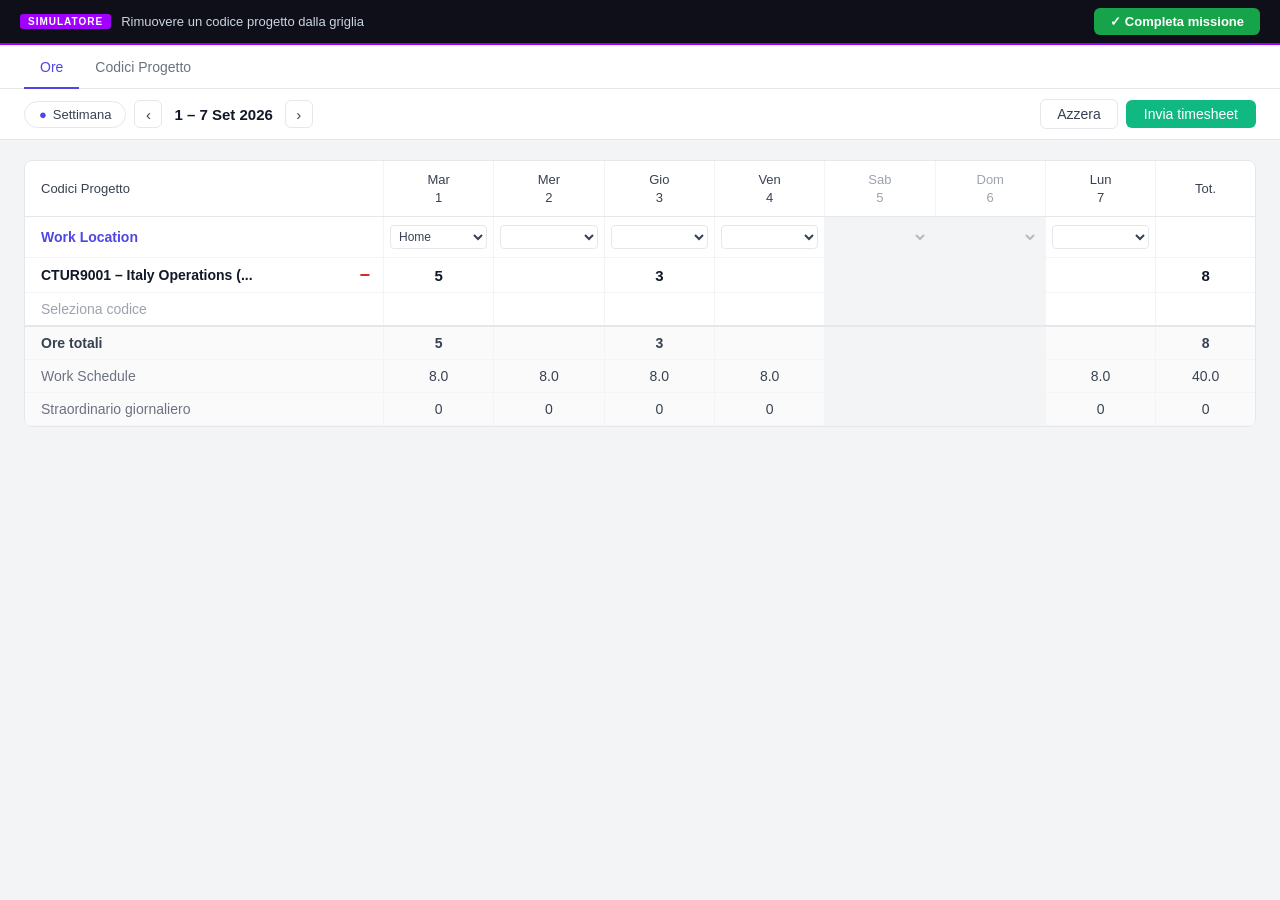
<file: app/missions/simulators/rimuovi-codice-timesheet.html>
<!DOCTYPE html>
<html lang="it">
<head>
  <meta charset="UTF-8" />
  <meta name="viewport" content="width=device-width, initial-scale=1.0" />
  <title>Simulatore &mdash; Rimuovere un codice progetto dalla griglia</title>
  <script src="../../js/tracker.js"></script>
  <style>
    /* ── Variabili estratte dagli screenshot ── */
    :root {
      --portal-primary:      #4F46E5;
      --portal-primary-dark: #4338CA;
      --portal-bg:           #F3F4F6;
      --portal-white:        #FFFFFF;
      --portal-border:       #E5E7EB;
      --portal-border-light: #F3F4F6;
      --portal-text:         #374151;
      --portal-text-dark:    #111827;
      --portal-text-light:   #6B7280;
      --portal-text-ph:      #9CA3AF;
      --portal-weekend:      #F3F4F6;
      --portal-red:          #DC2626;
      --portal-red-dark:     #B91C1C;
      --portal-teal:         #10B981;
      --portal-teal-dark:    #059669;
    }

    * { box-sizing: border-box; margin: 0; padding: 0; }

    body {
      font-family: -apple-system, BlinkMacSystemFont, 'Segoe UI', Roboto, sans-serif;
      background: var(--portal-bg);
      height: 100vh;
      display: flex;
      flex-direction: column;
      overflow: hidden;
    }

    /* ── Simulator bar ── */
    .sim-bar {
      background: #0f0f1a;
      color: #e2e8f0;
      display: flex;
      justify-content: space-between;
      align-items: center;
      padding: 8px 20px;
      font-size: 13px;
      flex-shrink: 0;
      z-index: 100;
      border-bottom: 2px solid #A100FF;
    }
    .sim-bar-left { display: flex; align-items: center; gap: 10px; }
    .sim-badge {
      background: #A100FF;
      color: white;
      font-size: 10px;
      font-weight: 700;
      letter-spacing: 1px;
      padding: 2px 8px;
      border-radius: 3px;
    }
    .sim-mission-title { color: #cbd5e1; font-size: 13px; }
    .sim-complete-btn {
      background: #16a34a;
      color: white;
      border: none;
      padding: 6px 16px;
      border-radius: 6px;
      font-size: 13px;
      font-weight: 600;
      cursor: pointer;
      transition: background 0.15s;
    }
    .sim-complete-btn:hover { background: #15803d; }

    /* ── Portal wrapper ── */
    .portal {
      flex: 1;
      display: flex;
      flex-direction: column;
      overflow: hidden;
      background: var(--portal-white);
    }

    /* ── Tabs ── */
    .pt-tabs {
      display: flex;
      border-bottom: 1px solid var(--portal-border);
      padding: 0 24px;
      background: var(--portal-white);
      flex-shrink: 0;
    }
    .pt-tab {
      padding: 14px 16px 12px;
      font-size: 14px;
      color: var(--portal-text-light);
      cursor: pointer;
      border-bottom: 2px solid transparent;
      margin-bottom: -1px;
      user-select: none;
    }
    .pt-tab:hover { color: var(--portal-text); }
    .pt-tab.active {
      color: var(--portal-primary);
      border-bottom-color: var(--portal-primary);
      font-weight: 500;
    }

    /* ── Date / action bar ── */
    .pt-date-bar {
      display: flex;
      align-items: center;
      padding: 10px 24px;
      gap: 8px;
      background: var(--portal-white);
      border-bottom: 1px solid var(--portal-border);
      flex-shrink: 0;
    }
    .btn-settimana {
      display: inline-flex;
      align-items: center;
      gap: 6px;
      background: white;
      border: 1px solid var(--portal-border);
      border-radius: 20px;
      padding: 5px 14px;
      font-size: 13px;
      color: var(--portal-text);
      cursor: pointer;
    }
    .btn-settimana .dot { color: var(--portal-primary); }
    .btn-nav {
      background: white;
      border: 1px solid var(--portal-border);
      border-radius: 6px;
      width: 28px;
      height: 28px;
      font-size: 15px;
      cursor: pointer;
      color: var(--portal-text);
      display: flex;
      align-items: center;
      justify-content: center;
    }
    .btn-nav:hover { background: #F9FAFB; }
    .period-text {
      font-size: 15px;
      font-weight: 600;
      color: var(--portal-text-dark);
      padding: 0 4px;
    }
    .spacer { flex: 1; }
    .btn-azzera {
      background: white;
      border: 1px solid var(--portal-border);
      border-radius: 6px;
      padding: 6px 16px;
      font-size: 14px;
      color: var(--portal-text);
      cursor: pointer;
      font-family: inherit;
    }
    .btn-azzera:hover { background: #F9FAFB; }
    .btn-invia {
      background: var(--portal-teal);
      color: white;
      border: none;
      border-radius: 6px;
      padding: 6px 18px;
      font-size: 14px;
      font-weight: 500;
      cursor: pointer;
      font-family: inherit;
    }
    .btn-invia:hover { background: var(--portal-teal-dark); }

    /* ── Main area ── */
    .pt-main {
      flex: 1;
      overflow-y: auto;
      padding: 20px 24px;
      background: var(--portal-bg);
    }

    /* ── Timesheet grid ── */
    .grid-wrap {
      background: white;
      border: 1px solid var(--portal-border);
      border-radius: 8px;
      overflow: hidden;
    }
    .ts-table {
      width: 100%;
      border-collapse: collapse;
      table-layout: fixed;
    }
    .ts-table colgroup col.col-name { width: 260px; }
    .ts-table colgroup col.col-day  { width: 80px; }
    .ts-table colgroup col.col-tot  { width: 72px; }

    .ts-table thead th {
      background: white;
      padding: 10px 6px;
      text-align: center;
      font-size: 13px;
      font-weight: 500;
      color: var(--portal-text);
      border-bottom: 1px solid var(--portal-border);
      border-right: 1px solid var(--portal-border-light);
      line-height: 1.35;
    }
    .ts-table thead th:first-child {
      text-align: left;
      padding-left: 16px;
    }
    .ts-table thead th.th-weekend { color: var(--portal-text-ph); }
    .ts-table thead th:last-child  { border-right: none; }

    .ts-table tbody td {
      padding: 8px 6px;
      text-align: center;
      font-size: 14px;
      color: var(--portal-text);
      border-bottom: 1px solid var(--portal-border-light);
      border-right: 1px solid var(--portal-border-light);
      vertical-align: middle;
    }
    .ts-table tbody td:first-child {
      text-align: left;
      padding-left: 16px;
      padding-right: 10px;
    }
    .ts-table tbody td:last-child { border-right: none; }
    .ts-table tbody td.td-weekend { background: var(--portal-weekend); }

    /* Work Location row */
    .row-location td { border-bottom: 1px solid var(--portal-border); }
    .lbl-wl {
      color: var(--portal-primary);
      font-weight: 600;
      font-size: 14px;
    }
    .wl-select {
      border: 1px solid var(--portal-border);
      border-radius: 4px;
      padding: 3px 4px;
      font-size: 12px;
      color: var(--portal-text);
      background: white;
      width: 100%;
      cursor: pointer;
      appearance: auto;
    }
    .wl-select:disabled {
      background: var(--portal-weekend);
      cursor: default;
      border-color: transparent;
      color: var(--portal-text-ph);
    }

    /* Code row name cell */
    .cell-code-name {
      display: flex;
      align-items: center;
      gap: 6px;
      max-width: 100%;
    }

    /* Tooltip wrapper */
    .code-name-wrap {
      position: relative;
      flex: 1;
      min-width: 0;
    }
    .code-name-text {
      display: block;
      font-size: 14px;
      font-weight: 600;
      color: var(--portal-text-dark);
      overflow: hidden;
      text-overflow: ellipsis;
      white-space: nowrap;
      cursor: default;
    }
    .code-name-wrap:hover .tooltip-full {
      display: block;
    }
    .tooltip-full {
      display: none;
      position: absolute;
      top: calc(100% + 5px);
      left: 0;
      background: #1C1C1E;
      color: white;
      padding: 6px 12px;
      border-radius: 6px;
      font-size: 13px;
      font-weight: 600;
      white-space: nowrap;
      z-index: 50;
      pointer-events: none;
      box-shadow: 0 4px 12px rgba(0,0,0,0.25);
    }

    /* Code row hover */
    #code-row-ctur:hover td { background: #EEF2FF; }

    /* The minus button */
    .btn-minus {
      flex-shrink: 0;
      background: none;
      border: none;
      color: var(--portal-red);
      font-size: 18px;
      font-weight: 700;
      line-height: 1;
      padding: 0 3px;
      cursor: pointer;
      user-select: none;
      transition: color 0.12s;
    }
    .btn-minus:hover { color: var(--portal-red-dark); }

    /* Hour values */
    .hour-val {
      font-weight: 700;
      font-size: 15px;
      color: var(--portal-text-dark);
    }

    /* Seleziona codice placeholder */
    .cell-seleziona {
      color: var(--portal-text-ph) !important;
      font-size: 14px;
      cursor: default;
      user-select: none;
    }

    /* Footer rows */
    .row-totali td {
      background: #FAFAFA;
      border-top: 2px solid var(--portal-border);
      border-bottom: 1px solid var(--portal-border);
      font-weight: 700;
      color: var(--portal-text-dark);
    }
    .row-totali td:first-child {
      text-align: right;
      padding-right: 16px;
      font-weight: 600;
      color: var(--portal-text);
    }
    .row-schedule td {
      background: #FAFAFA;
      font-size: 14px;
      color: var(--portal-text);
    }
    .row-schedule td:first-child {
      text-align: right;
      padding-right: 16px;
      color: var(--portal-text-light);
      font-weight: 400;
    }
    .row-extra td {
      background: #FAFAFA;
      font-size: 14px;
      color: var(--portal-text);
      border-bottom: none;
    }
    .row-extra td:first-child {
      text-align: right;
      padding-right: 16px;
      color: var(--portal-text-light);
      font-weight: 400;
    }

    /* ── Modal overlay ── */
    .modal-overlay {
      position: fixed;
      inset: 0;
      background: rgba(0, 0, 0, 0.45);
      display: flex;
      align-items: center;
      justify-content: center;
      z-index: 200;
    }
    .modal {
      background: white;
      border-radius: 16px;
      width: 460px;
      max-width: 92vw;
      box-shadow: 0 20px 60px rgba(0, 0, 0, 0.25);
      overflow: hidden;
    }
    .modal-head {
      display: flex;
      justify-content: space-between;
      align-items: center;
      padding: 24px 24px 16px;
    }
    .modal-head h2 {
      font-size: 18px;
      font-weight: 700;
      color: #111827;
    }
    .modal-close {
      background: none;
      border: none;
      font-size: 18px;
      color: #9CA3AF;
      cursor: pointer;
      padding: 2px 6px;
      border-radius: 4px;
      line-height: 1;
      font-family: inherit;
    }
    .modal-close:hover { color: #374151; background: #F3F4F6; }
    .modal-body {
      padding: 0 24px 24px;
      font-size: 15px;
      color: #374151;
      line-height: 1.6;
    }
    .modal-footer {
      display: flex;
      justify-content: flex-end;
      gap: 10px;
      padding: 16px 24px 22px;
    }
    .btn-annulla {
      background: white;
      border: 1px solid #D1D5DB;
      color: #374151;
      border-radius: 8px;
      padding: 9px 24px;
      font-size: 15px;
      font-weight: 500;
      cursor: pointer;
      font-family: inherit;
      transition: background 0.12s;
    }
    .btn-annulla:hover { background: #F9FAFB; }
    .btn-conferma-red {
      background: var(--portal-red);
      color: white;
      border: none;
      border-radius: 8px;
      padding: 9px 24px;
      font-size: 15px;
      font-weight: 600;
      cursor: pointer;
      font-family: inherit;
      transition: background 0.12s;
    }
    .btn-conferma-red:hover { background: var(--portal-red-dark); }

    /* ── Hint card ── */
    .hint-card {
      position: fixed;
      bottom: 28px;
      left: 50%;
      transform: translateX(-50%);
      background: #1e1b4b;
      color: white;
      border: 1px solid #4f46e5;
      border-radius: 12px;
      padding: 14px 18px;
      max-width: 440px;
      width: calc(100% - 48px);
      box-shadow: 0 8px 32px rgba(79,70,229,.35);
      z-index: 350;
      display: flex;
      align-items: flex-start;
      gap: 12px;
      animation: fadeInUp .3s ease;
    }
    .hint-icon { font-size: 20px; flex-shrink: 0; margin-top: 1px; }
    .hint-text { flex: 1; }
    .hint-label {
      font-size: 10px;
      font-weight: 700;
      letter-spacing: .08em;
      text-transform: uppercase;
      color: #a5b4fc;
      margin-bottom: 3px;
    }
    .hint-msg { font-size: 14px; color: #e0e7ff; line-height: 1.4; }
    .hint-close {
      background: none;
      border: none;
      color: #a5b4fc;
      font-size: 16px;
      cursor: pointer;
      padding: 0 2px;
      flex-shrink: 0;
    }
    .hint-close:hover { color: white; }

    @keyframes fadeInUp {
      from { transform: translateX(-50%) translateY(12px); opacity: 0; }
      to   { transform: translateX(-50%) translateY(0);    opacity: 1; }
    }
  </style>
</head>
<body>

  <!-- ── Simulator bar ── -->
  <div class="sim-bar">
    <div class="sim-bar-left">
      <span class="sim-badge">SIMULATORE</span>
      <span class="sim-mission-title">Rimuovere un codice progetto dalla griglia</span>
    </div>
    <button class="sim-complete-btn" onclick="Tracker.complete()">&#10003; Completa missione</button>
  </div>

  <!-- ── Portal ── -->
  <div class="portal">

    <!-- Tabs -->
    <div class="pt-tabs">
      <span class="pt-tab active">Ore</span>
      <span class="pt-tab">Codici Progetto</span>
    </div>

    <!-- Date / action bar -->
    <div class="pt-date-bar">
      <button class="btn-settimana"><span class="dot">&#9679;</span> Settimana</button>
      <button class="btn-nav">&#8249;</button>
      <span class="period-text">1 &ndash; 7 Set 2026</span>
      <button class="btn-nav">&#8250;</button>
      <div class="spacer"></div>
      <button class="btn-azzera">Azzera</button>
      <button class="btn-invia">Invia timesheet</button>
    </div>

    <!-- Main content -->
    <div class="pt-main">
      <div class="grid-wrap">
        <table class="ts-table">
          <colgroup>
            <col class="col-name" />
            <col class="col-day" />
            <col class="col-day" />
            <col class="col-day" />
            <col class="col-day" />
            <col class="col-day" />
            <col class="col-day" />
            <col class="col-day" />
            <col class="col-tot" />
          </colgroup>
          <thead>
            <tr>
              <th>Codici Progetto</th>
              <th>Mar<br>1</th>
              <th>Mer<br>2</th>
              <th>Gio<br>3</th>
              <th>Ven<br>4</th>
              <th class="th-weekend">Sab<br>5</th>
              <th class="th-weekend">Dom<br>6</th>
              <th>Lun<br>7</th>
              <th>Tot.</th>
            </tr>
          </thead>
          <tbody>

            <!-- Work Location row -->
            <tr class="row-location">
              <td><span class="lbl-wl">Work Location</span></td>
              <td>
                <select class="wl-select">
                  <option value=""></option>
                  <option selected>Home</option>
                  <option>Office</option>
                </select>
              </td>
              <td>
                <select class="wl-select">
                  <option value=""></option>
                  <option>Home</option>
                  <option>Office</option>
                </select>
              </td>
              <td>
                <select class="wl-select">
                  <option value=""></option>
                  <option>Home</option>
                  <option>Office</option>
                </select>
              </td>
              <td>
                <select class="wl-select">
                  <option value=""></option>
                  <option>Home</option>
                  <option>Office</option>
                </select>
              </td>
              <td class="td-weekend">
                <select class="wl-select" disabled><option value=""></option></select>
              </td>
              <td class="td-weekend">
                <select class="wl-select" disabled><option value=""></option></select>
              </td>
              <td>
                <select class="wl-select">
                  <option value=""></option>
                  <option>Home</option>
                  <option>Office</option>
                </select>
              </td>
              <td></td>
            </tr>

            <!-- Pre-populated code row: CTUR9001 -->
            <tr id="code-row-ctur">
              <td>
                <div class="cell-code-name">
                  <div class="code-name-wrap">
                    <span class="code-name-text">CTUR9001 &ndash; Italy Operations (...</span>
                    <div class="tooltip-full">CTUR9001 - Italy Operations (CTUR9003)</div>
                  </div>
                  <button
                    class="btn-minus"
                    data-track-id="btn-rimuovi-riga"
                    onclick="openRimuoviModal()">
                    &minus;
                  </button>
                </div>
              </td>
              <td><span class="hour-val">5</span></td>
              <td></td>
              <td><span class="hour-val">3</span></td>
              <td></td>
              <td class="td-weekend"></td>
              <td class="td-weekend"></td>
              <td></td>
              <td><span class="hour-val">8</span></td>
            </tr>

            <!-- Empty "Seleziona codice" row -->
            <tr>
              <td class="cell-seleziona">Seleziona codice</td>
              <td></td><td></td><td></td><td></td>
              <td class="td-weekend"></td>
              <td class="td-weekend"></td>
              <td></td><td></td>
            </tr>

            <!-- Ore totali -->
            <tr class="row-totali">
              <td>Ore totali</td>
              <td id="tot-mar">5</td>
              <td id="tot-mer"></td>
              <td id="tot-gio">3</td>
              <td id="tot-ven"></td>
              <td class="td-weekend"></td>
              <td class="td-weekend"></td>
              <td id="tot-lun"></td>
              <td id="tot-tot">8</td>
            </tr>

            <!-- Work Schedule -->
            <tr class="row-schedule">
              <td>Work Schedule</td>
              <td>8.0</td>
              <td>8.0</td>
              <td>8.0</td>
              <td>8.0</td>
              <td class="td-weekend"></td>
              <td class="td-weekend"></td>
              <td>8.0</td>
              <td>40.0</td>
            </tr>

            <!-- Straordinario giornaliero -->
            <tr class="row-extra">
              <td>Straordinario giornaliero</td>
              <td id="extra-mar">0</td>
              <td id="extra-mer">0</td>
              <td id="extra-gio">0</td>
              <td id="extra-ven">0</td>
              <td class="td-weekend"></td>
              <td class="td-weekend"></td>
              <td id="extra-lun">0</td>
              <td id="extra-tot">0</td>
            </tr>

          </tbody>
        </table>
      </div>
    </div>

  </div><!-- .portal -->

  <!-- ── Modal: Rimuovi riga ── -->
  <div class="modal-overlay" id="modalRimuovi" style="display:none">
    <div class="modal">
      <div class="modal-head">
        <h2>Rimuovi riga</h2>
        <button class="modal-close" onclick="closeRimuoviModal()">&#x2715;</button>
      </div>
      <div class="modal-body">
        Questa riga ha delle ore inserite. Rimuovendo il codice verranno cancellate. Continuare?
      </div>
      <div class="modal-footer">
        <button class="btn-annulla" onclick="closeRimuoviModal()">Annulla</button>
        <button
          class="btn-conferma-red"
          data-track-id="btn-conferma-rimuovi"
          onclick="confermaRimuovi()">
          Conferma
        </button>
      </div>
    </div>
  </div>

  <script>
    // ── Modal ─────────────────────────────────────────────────────
    function openRimuoviModal() {
      document.getElementById('modalRimuovi').style.display = 'flex';
    }

    function closeRimuoviModal() {
      document.getElementById('modalRimuovi').style.display = 'none';
    }

    function confermaRimuovi() {
      // Remove the code row from the grid
      const row = document.getElementById('code-row-ctur');
      if (row) row.remove();

      // Reset totali: no ore rimaste
      document.getElementById('tot-mar').textContent = '';
      document.getElementById('tot-mer').textContent = '';
      document.getElementById('tot-gio').textContent = '';
      document.getElementById('tot-ven').textContent = '';
      document.getElementById('tot-lun').textContent = '';
      document.getElementById('tot-tot').textContent = '0';

      // Straordinario remains 0
      document.getElementById('extra-mar').textContent = '0';
      document.getElementById('extra-mer').textContent = '0';
      document.getElementById('extra-gio').textContent = '0';
      document.getElementById('extra-ven').textContent = '0';
      document.getElementById('extra-lun').textContent = '0';
      document.getElementById('extra-tot').textContent = '0';

      closeRimuoviModal();
    }

    // ── Hint system ───────────────────────────────────────────────
    const HINT_DELAY = 20000; // ms di inattivita prima di mostrare suggerimento
    let lastInteraction = Date.now();
    let hintActive = false;

    ['click', 'keydown', 'touchstart'].forEach(ev =>
      document.addEventListener(ev, () => {
        lastInteraction = Date.now();
        if (hintActive) dismissHint();
      }, { passive: true })
    );

    setInterval(() => {
      if (hintActive) return;
      if (Date.now() - lastInteraction < HINT_DELAY) return;
      showNextHint();
    }, 2000);

    function showNextHint() {
      const mission = JSON.parse(sessionStorage.getItem('currentMission') || '{}');
      if (!mission.steps) return;

      const log = Tracker.getLog();
      const nextStep = mission.steps.find(step =>
        !log.some(a => a.action === step.action && a.targetId === step.target)
      );
      if (!nextStep) return;

      hintActive = true;
      const card = document.createElement('div');
      card.className = 'hint-card';
      card.id = 'hint-card';
      card.innerHTML =
        '<span class="hint-icon">&#128161;</span>' +
        '<div class="hint-text">' +
          '<div class="hint-label">Suggerimento</div>' +
          '<div class="hint-msg">' + nextStep.description + '</div>' +
        '</div>' +
        '<button class="hint-close" onclick="dismissHint()">&#x2715;</button>';
      document.body.appendChild(card);
    }

    function dismissHint() {
      const card = document.getElementById('hint-card');
      if (card) card.remove();
      hintActive = false;
      lastInteraction = Date.now();
    }
  </script>

</body>
</html>
</file>
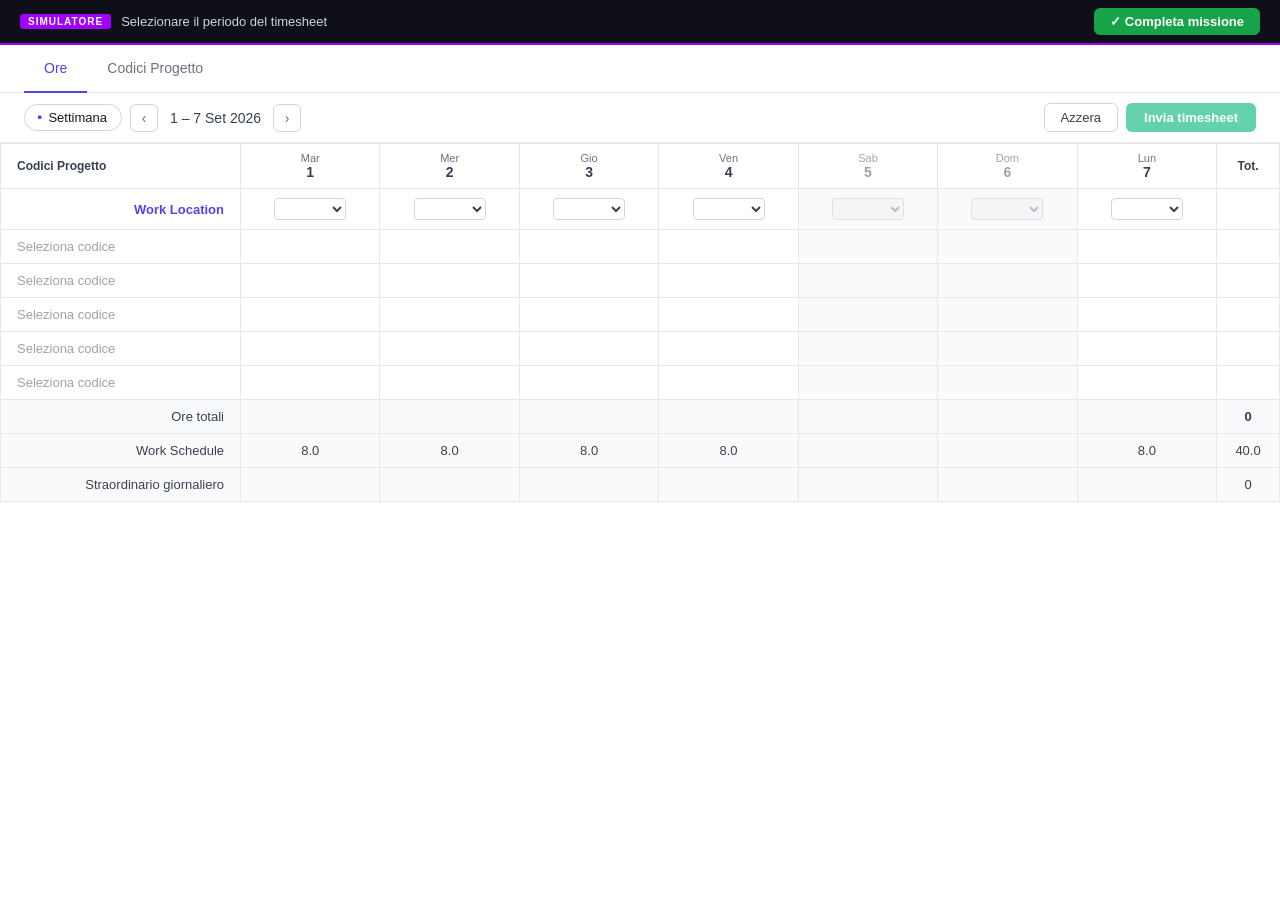
<file: app/missions/simulators/seleziona-periodo-timesheet.html>
<!DOCTYPE html>
<html lang="it">
<head>
  <meta charset="UTF-8" />
  <meta name="viewport" content="width=device-width, initial-scale=1.0" />
  <title>Simulatore — Selezionare il periodo del timesheet</title>
  <script src="../../js/tracker.js"></script>
  <style>
    * { box-sizing: border-box; margin: 0; padding: 0; }

    :root {
      --portal-primary:    #4F46E5;
      --portal-primary-dk: #4338CA;
      --portal-bg:         #F9FAFB;
      --portal-text:       #111827;
      --portal-text-muted: #6B7280;
      --portal-border:     #E5E7EB;
      --portal-border-dk:  #D1D5DB;
      --portal-selected:   #EEF2FF;
      --portal-badge-idle: #E0E7FF;
      --portal-green:      #10B981;
    }

    body {
      font-family: -apple-system, BlinkMacSystemFont, 'Segoe UI', Roboto, sans-serif;
      background: #F3F4F6;
      height: 100vh;
      display: flex;
      flex-direction: column;
      overflow: hidden;
    }

    /* ── Simulator bar ── */
    .sim-bar {
      background: #0f0f1a;
      color: #e2e8f0;
      display: flex;
      justify-content: space-between;
      align-items: center;
      padding: 8px 20px;
      font-size: 13px;
      flex-shrink: 0;
      z-index: 100;
      border-bottom: 2px solid #A100FF;
    }
    .sim-bar-left { display: flex; align-items: center; gap: 10px; }
    .sim-badge {
      background: #A100FF;
      color: white;
      font-size: 10px;
      font-weight: 700;
      letter-spacing: 1px;
      padding: 2px 8px;
      border-radius: 3px;
    }
    .sim-mission-title { color: #cbd5e1; font-size: 13px; }
    .sim-complete-btn {
      background: #16a34a;
      color: white;
      border: none;
      padding: 6px 16px;
      border-radius: 6px;
      font-size: 13px;
      font-weight: 600;
      cursor: pointer;
      transition: background 0.15s;
    }
    .sim-complete-btn:hover { background: #15803d; }

    /* ── Portal wrapper ── */
    .portal {
      flex: 1;
      display: flex;
      flex-direction: column;
      overflow: hidden;
      background: white;
    }

    /* ── Navigation tabs ── */
    .pt-header {
      background: white;
      border-bottom: 1px solid var(--portal-border);
      display: flex;
      align-items: center;
      padding: 0 24px;
      height: 48px;
      flex-shrink: 0;
    }
    .pt-tab {
      padding: 0 20px;
      height: 48px;
      display: flex;
      align-items: center;
      font-size: 14px;
      color: var(--portal-text-muted);
      border-bottom: 2px solid transparent;
      cursor: default;
      white-space: nowrap;
      user-select: none;
    }
    .pt-tab.active {
      color: var(--portal-primary);
      border-bottom-color: var(--portal-primary);
      font-weight: 500;
    }

    /* ── Toolbar row ── */
    .pt-toolbar {
      background: white;
      border-bottom: 1px solid var(--portal-border);
      display: flex;
      align-items: center;
      padding: 10px 24px;
      gap: 8px;
      flex-shrink: 0;
    }
    .btn-periodo {
      display: inline-flex;
      align-items: center;
      gap: 6px;
      background: white;
      border: 1px solid var(--portal-border-dk);
      border-radius: 20px;
      padding: 5px 14px 5px 12px;
      font-size: 13px;
      font-weight: 500;
      color: var(--portal-text);
      cursor: pointer;
      transition: background 0.15s, border-color 0.15s;
    }
    .btn-periodo:hover { background: var(--portal-bg); border-color: #9CA3AF; }
    .btn-periodo .dot {
      color: var(--portal-primary);
      font-size: 9px;
      line-height: 1;
    }
    .pt-nav-arrow {
      background: white;
      border: 1px solid var(--portal-border-dk);
      border-radius: 6px;
      width: 28px;
      height: 28px;
      font-size: 14px;
      cursor: default;
      color: #6B7280;
      display: flex;
      align-items: center;
      justify-content: center;
      flex-shrink: 0;
    }
    .pt-date-label {
      font-size: 14px;
      font-weight: 500;
      color: #374151;
      padding: 0 4px;
    }
    .pt-toolbar-right {
      margin-left: auto;
      display: flex;
      gap: 8px;
    }
    .btn-azzera {
      background: white;
      border: 1px solid var(--portal-border-dk);
      border-radius: 6px;
      padding: 6px 16px;
      font-size: 13px;
      color: #374151;
      cursor: default;
    }
    .btn-invia {
      background: var(--portal-green);
      border: none;
      border-radius: 6px;
      padding: 6px 18px;
      font-size: 13px;
      font-weight: 600;
      color: white;
      cursor: default;
      opacity: 0.65;
    }

    /* ── Timesheet grid ── */
    .pt-main {
      flex: 1;
      overflow-y: auto;
      background: white;
    }
    .timesheet-grid {
      width: 100%;
      border-collapse: collapse;
      font-size: 13px;
    }
    .timesheet-grid th {
      background: white;
      border: 1px solid var(--portal-border);
      padding: 8px 6px;
      text-align: center;
      font-size: 12px;
      font-weight: 600;
      color: #374151;
      white-space: nowrap;
    }
    .timesheet-grid th.col-project {
      text-align: left;
      padding-left: 16px;
      width: 240px;
      min-width: 180px;
    }
    .day-name { display: block; font-size: 11px; color: #6B7280; font-weight: 400; }
    .day-num  { display: block; font-size: 14px; font-weight: 600; color: #374151; }
    th.weekend .day-name,
    th.weekend .day-num { color: #9CA3AF; }

    .timesheet-grid td {
      border: 1px solid var(--portal-border);
      padding: 9px 6px;
      text-align: center;
      vertical-align: middle;
      color: #374151;
    }
    .timesheet-grid td.col-project {
      text-align: left;
      padding-left: 16px;
      color: #9CA3AF;
      font-size: 13px;
    }
    .timesheet-grid td.col-project.lbl {
      color: #374151;
      font-weight: 500;
      text-align: right;
      padding-right: 16px;
      padding-left: 0;
    }
    .timesheet-grid td.col-project.wl-lbl {
      color: var(--portal-primary);
      font-weight: 600;
      text-align: right;
      padding-right: 16px;
      padding-left: 0;
    }
    .timesheet-grid td.weekend { background: #F9FAFB; }
    .row-totali td { font-weight: 700; background: var(--portal-bg); }
    .row-schedule td,
    .row-straordinario td { background: #FAFAFA; }

    .wl-select {
      border: 1px solid var(--portal-border-dk);
      border-radius: 4px;
      padding: 2px 2px;
      font-size: 12px;
      width: 72px;
      color: #374151;
      background: white;
    }
    .wl-select:disabled { background: #F3F4F6; color: #9CA3AF; cursor: default; }

    /* ── Modal ── */
    .modal-overlay {
      position: fixed; inset: 0;
      background: rgba(0,0,0,0.32);
      display: flex; align-items: center; justify-content: center;
      z-index: 200;
    }
    .modal-box {
      background: white;
      border-radius: 16px;
      width: 500px;
      max-width: 94vw;
      box-shadow: 0 24px 64px rgba(0,0,0,0.18);
      overflow: hidden;
    }
    .modal-head {
      display: flex;
      justify-content: space-between;
      align-items: flex-start;
      padding: 24px 24px 4px;
    }
    .modal-head h2 {
      font-size: 20px;
      font-weight: 700;
      color: var(--portal-text);
    }
    .modal-close {
      background: none; border: none;
      font-size: 22px; color: #9CA3AF;
      cursor: pointer; line-height: 1; padding: 0 2px;
    }
    .modal-close:hover { color: #374151; }
    .modal-subtitle {
      padding: 4px 24px 4px;
      font-size: 14px;
      color: var(--portal-text-muted);
    }

    /* Option cards */
    .modal-options {
      padding: 14px 24px 8px;
      display: flex;
      flex-direction: column;
      gap: 10px;
    }
    .option-card {
      display: flex;
      align-items: center;
      gap: 14px;
      border: 1.5px solid var(--portal-border);
      border-radius: 10px;
      padding: 14px 16px;
      cursor: pointer;
      transition: border-color 0.15s, background 0.15s;
      user-select: none;
    }
    .option-card:hover { border-color: #A5B4FC; background: #FAFAFA; }
    .option-card.selected {
      border-color: var(--portal-primary);
      background: var(--portal-selected);
    }
    .option-badge {
      width: 44px;
      height: 44px;
      border-radius: 10px;
      background: var(--portal-badge-idle);
      color: var(--portal-primary);
      display: flex;
      align-items: center;
      justify-content: center;
      font-size: 16px;
      font-weight: 700;
      flex-shrink: 0;
      transition: background 0.15s, color 0.15s;
    }
    .option-card.selected .option-badge {
      background: var(--portal-primary);
      color: white;
    }
    .option-info { flex: 1; }
    .option-title {
      font-size: 15px;
      font-weight: 600;
      color: var(--portal-text);
      margin-bottom: 2px;
    }
    .option-desc {
      font-size: 13px;
      color: var(--portal-text-muted);
      line-height: 1.4;
    }

    /* Modal footer */
    .modal-footer {
      display: flex;
      justify-content: flex-end;
      gap: 10px;
      padding: 16px 24px 24px;
    }
    .btn-annulla {
      background: white;
      border: 1.5px solid var(--portal-border-dk);
      color: #374151;
      border-radius: 8px;
      padding: 10px 24px;
      font-size: 14px;
      font-weight: 500;
      cursor: pointer;
      transition: background 0.15s;
    }
    .btn-annulla:hover { background: var(--portal-bg); }
    .btn-conferma {
      background: var(--portal-primary);
      color: white;
      border: none;
      border-radius: 8px;
      padding: 10px 28px;
      font-size: 14px;
      font-weight: 600;
      cursor: pointer;
      transition: background 0.15s;
    }
    .btn-conferma:hover { background: var(--portal-primary-dk); }

    /* ── Hint card ── */
    .hint-card {
      position: fixed;
      bottom: 28px;
      left: 50%;
      transform: translateX(-50%);
      background: #1e1b4b;
      color: white;
      border: 1px solid #4f46e5;
      border-radius: 12px;
      padding: 14px 18px;
      max-width: 440px;
      width: calc(100% - 48px);
      box-shadow: 0 8px 32px rgba(79,70,229,.35);
      z-index: 350;
      display: flex;
      align-items: flex-start;
      gap: 12px;
      animation: slideUp .3s ease;
    }
    .hint-icon { font-size: 20px; flex-shrink: 0; margin-top: 1px; }
    .hint-text  { flex: 1; }
    .hint-label { font-size: 10px; font-weight: 700; letter-spacing: .08em; text-transform: uppercase; color: #a5b4fc; margin-bottom: 3px; }
    .hint-msg   { font-size: 14px; color: #e0e7ff; line-height: 1.4; }
    .hint-close { background: none; border: none; color: #a5b4fc; font-size: 16px; cursor: pointer; padding: 0 2px; flex-shrink: 0; }
    .hint-close:hover { color: white; }

    @keyframes slideUp {
      from { transform: translateX(-50%) translateY(12px); opacity: 0; }
      to   { transform: translateX(-50%) translateY(0);    opacity: 1; }
    }
  </style>
</head>
<body>

  <!-- ── Simulator bar ── -->
  <div class="sim-bar">
    <div class="sim-bar-left">
      <span class="sim-badge">SIMULATORE</span>
      <span class="sim-mission-title">Selezionare il periodo del timesheet</span>
    </div>
    <button class="sim-complete-btn" onclick="Tracker.complete()">&#10003; Completa missione</button>
  </div>

  <!-- ── Portal ── -->
  <div class="portal">

    <!-- Navigation tabs -->
    <header class="pt-header">
      <span class="pt-tab active">Ore</span>
      <span class="pt-tab">Codici Progetto</span>
    </header>

    <!-- Toolbar -->
    <div class="pt-toolbar">
      <button
        class="btn-periodo"
        id="btnPeriodo"
        data-track-id="btn-periodo-selector"
        onclick="openPeriodoModal()"
      >
        <span class="dot">&#9679;</span>
        <span id="periodoLabel">Settimana</span>
      </button>
      <div class="pt-nav-arrow">&#8249;</div>
      <span class="pt-date-label" id="dateRangeLabel">1 &ndash; 7 Set 2026</span>
      <div class="pt-nav-arrow">&#8250;</div>
      <div class="pt-toolbar-right">
        <button class="btn-azzera">Azzera</button>
        <button class="btn-invia">Invia timesheet</button>
      </div>
    </div>

    <!-- Main timesheet grid -->
    <main class="pt-main">
      <table class="timesheet-grid">
        <thead>
          <tr>
            <th class="col-project">Codici Progetto</th>
            <th><span class="day-name">Mar</span><span class="day-num">1</span></th>
            <th><span class="day-name">Mer</span><span class="day-num">2</span></th>
            <th><span class="day-name">Gio</span><span class="day-num">3</span></th>
            <th><span class="day-name">Ven</span><span class="day-num">4</span></th>
            <th class="weekend"><span class="day-name">Sab</span><span class="day-num">5</span></th>
            <th class="weekend"><span class="day-name">Dom</span><span class="day-num">6</span></th>
            <th><span class="day-name">Lun</span><span class="day-num">7</span></th>
            <th>Tot.</th>
          </tr>
        </thead>
        <tbody>
          <!-- Work Location row -->
          <tr>
            <td class="col-project wl-lbl">Work Location</td>
            <td><select class="wl-select"><option value=""></option><option>Office</option><option>Home</option></select></td>
            <td><select class="wl-select"><option value=""></option><option>Office</option><option>Home</option></select></td>
            <td><select class="wl-select"><option value=""></option><option>Office</option><option>Home</option></select></td>
            <td><select class="wl-select"><option value=""></option><option>Office</option><option>Home</option></select></td>
            <td class="weekend"><select class="wl-select" disabled><option value=""></option></select></td>
            <td class="weekend"><select class="wl-select" disabled><option value=""></option></select></td>
            <td><select class="wl-select"><option value=""></option><option>Office</option><option>Home</option></select></td>
            <td></td>
          </tr>
          <!-- Project placeholder rows -->
          <tr>
            <td class="col-project">Seleziona codice</td>
            <td></td><td></td><td></td><td></td>
            <td class="weekend"></td><td class="weekend"></td>
            <td></td><td></td>
          </tr>
          <tr>
            <td class="col-project">Seleziona codice</td>
            <td></td><td></td><td></td><td></td>
            <td class="weekend"></td><td class="weekend"></td>
            <td></td><td></td>
          </tr>
          <tr>
            <td class="col-project">Seleziona codice</td>
            <td></td><td></td><td></td><td></td>
            <td class="weekend"></td><td class="weekend"></td>
            <td></td><td></td>
          </tr>
          <tr>
            <td class="col-project">Seleziona codice</td>
            <td></td><td></td><td></td><td></td>
            <td class="weekend"></td><td class="weekend"></td>
            <td></td><td></td>
          </tr>
          <tr>
            <td class="col-project">Seleziona codice</td>
            <td></td><td></td><td></td><td></td>
            <td class="weekend"></td><td class="weekend"></td>
            <td></td><td></td>
          </tr>
          <!-- Ore totali -->
          <tr class="row-totali">
            <td class="col-project lbl">Ore totali</td>
            <td></td><td></td><td></td><td></td>
            <td class="weekend"></td><td class="weekend"></td>
            <td></td><td><strong>0</strong></td>
          </tr>
          <!-- Work Schedule -->
          <tr class="row-schedule">
            <td class="col-project lbl" style="font-weight:400">Work Schedule</td>
            <td>8.0</td><td>8.0</td><td>8.0</td><td>8.0</td>
            <td class="weekend"></td><td class="weekend"></td>
            <td>8.0</td><td>40.0</td>
          </tr>
          <!-- Straordinario -->
          <tr class="row-straordinario">
            <td class="col-project lbl" style="font-weight:400">Straordinario giornaliero</td>
            <td></td><td></td><td></td><td></td>
            <td class="weekend"></td><td class="weekend"></td>
            <td></td><td>0</td>
          </tr>
        </tbody>
      </table>
    </main>
  </div>

  <!-- ── Modal: Seleziona il periodo ── -->
  <div class="modal-overlay" id="modalPeriodo" style="display:none">
    <div class="modal-box">

      <div class="modal-head">
        <h2>Seleziona il periodo</h2>
        <button class="modal-close" onclick="closePeriodoModal()">&#215;</button>
      </div>
      <p class="modal-subtitle">Scegli come visualizzare e inserire le ore.</p>

      <div class="modal-options">

        <!-- Settimana -->
        <div
          class="option-card selected"
          id="opt-settimana"
          onclick="selectPeriodo('settimana')"
        >
          <div class="option-badge">7</div>
          <div class="option-info">
            <div class="option-title">Settimana</div>
            <div class="option-desc">Visualizza 7 giorni alla volta (1&ndash;7, 8&ndash;14, 15&ndash;21, 22&ndash;28, 29&ndash;fine mese).</div>
          </div>
        </div>

        <!-- Due settimane -->
        <div
          class="option-card"
          id="opt-due-settimane"
          data-track-id="option-due-settimane"
          onclick="selectPeriodo('due-settimane')"
        >
          <div class="option-badge">14</div>
          <div class="option-info">
            <div class="option-title">Due settimane</div>
            <div class="option-desc">Visualizza due blocchi per mese: 1&ndash;15 e 16&ndash;fine mese.</div>
          </div>
        </div>

        <!-- Mensile -->
        <div
          class="option-card"
          id="opt-mensile"
          onclick="selectPeriodo('mensile')"
        >
          <div class="option-badge">31</div>
          <div class="option-info">
            <div class="option-title">Mensile</div>
            <div class="option-desc">Visualizza l&#8217;intero mese corrente.</div>
          </div>
        </div>

      </div>

      <div class="modal-footer">
        <button class="btn-annulla" onclick="closePeriodoModal()">Annulla</button>
        <button
          class="btn-conferma"
          data-track-id="btn-conferma-periodo"
          onclick="confermaPeriodo()"
        >Conferma</button>
      </div>

    </div>
  </div>

  <script>
    // ── State ──────────────────────────────────────────────────────────
    let currentPeriodo = 'settimana';

    const PERIODO_LABELS = {
      'settimana':     'Settimana',
      'due-settimane': 'Due settimane',
      'mensile':       'Mensile'
    };

    // ── Modal helpers ──────────────────────────────────────────────────
    function openPeriodoModal() {
      document.getElementById('modalPeriodo').style.display = 'flex';
    }

    function closePeriodoModal() {
      document.getElementById('modalPeriodo').style.display = 'none';
    }

    function selectPeriodo(val) {
      currentPeriodo = val;
      ['settimana', 'due-settimane', 'mensile'].forEach(id => {
        const card = document.getElementById('opt-' + id);
        if (card) card.classList.toggle('selected', id === val);
      });
    }

    function confermaPeriodo() {
      const label = PERIODO_LABELS[currentPeriodo] || 'Settimana';
      document.getElementById('periodoLabel').textContent = label;
      closePeriodoModal();
    }

    // ── Hint system ────────────────────────────────────────────────────
    const HINT_DELAY = 20000;
    let lastInteraction = Date.now();
    let hintActive = false;

    ['click', 'keydown', 'touchstart'].forEach(ev =>
      document.addEventListener(ev, () => {
        lastInteraction = Date.now();
        if (hintActive) dismissHint();
      }, { passive: true })
    );

    setInterval(() => {
      if (hintActive) return;
      if (Date.now() - lastInteraction < HINT_DELAY) return;
      showNextHint();
    }, 2000);

    function showNextHint() {
      const mission = JSON.parse(sessionStorage.getItem('currentMission') || '{}');
      if (!mission.steps) return;
      const log = Tracker.getLog();
      const nextStep = mission.steps.find(step =>
        !log.some(a => a.action === step.action && a.targetId === step.target)
      );
      if (!nextStep) return;
      hintActive = true;
      const card = document.createElement('div');
      card.className = 'hint-card';
      card.id = 'hint-card';
      card.innerHTML =
        '<span class="hint-icon">&#128161;</span>' +
        '<div class="hint-text">' +
          '<div class="hint-label">Suggerimento</div>' +
          '<div class="hint-msg">' + nextStep.description + '</div>' +
        '</div>' +
        '<button class="hint-close" onclick="dismissHint()">&#10005;</button>';
      document.body.appendChild(card);
    }

    function dismissHint() {
      const card = document.getElementById('hint-card');
      if (card) card.remove();
      hintActive = false;
      lastInteraction = Date.now();
    }
  </script>

</body>
</html>
</file>
<file: app/css/style.css>
:root {
  --purple:        #A100FF;
  --purple-dark:   #7a00c2;
  --purple-light:  #f5e6ff;
  --purple-dim:    rgba(161,0,255,.08);
  --purple-border: rgba(161,0,255,.2);
  --success:       #16a34a;
  --success-light: #f0fdf4;
  --error:         #dc2626;
  --error-light:   #fef2f2;
  --warning:       #d97706;
  --warning-light: #fffbeb;
  --gray-50:  #f9fafb;
  --gray-100: #f3f4f6;
  --gray-200: #e5e7eb;
  --gray-300: #d1d5db;
  --gray-400: #9ca3af;
  --gray-500: #6b7280;
  --gray-600: #4b5563;
  --gray-700: #374151;
  --gray-800: #1f2937;
  --gray-900: #111827;
  --white: #ffffff;
  --radius-sm: 6px;
  --radius:    10px;
  --radius-lg: 16px;
  --shadow-sm: 0 1px 2px rgba(0,0,0,.06);
  --shadow:    0 1px 3px rgba(0,0,0,.1), 0 1px 2px rgba(0,0,0,.06);
  --shadow-md: 0 4px 6px rgba(0,0,0,.07), 0 2px 4px rgba(0,0,0,.05);
  --shadow-lg: 0 10px 25px rgba(0,0,0,.1), 0 4px 10px rgba(0,0,0,.05);
  --shadow-xl: 0 20px 40px rgba(0,0,0,.12);
}

* { box-sizing: border-box; margin: 0; padding: 0; }

body {
  font-family: -apple-system, BlinkMacSystemFont, 'Segoe UI', Roboto, sans-serif;
  background: var(--gray-50);
  color: var(--gray-800);
  min-height: 100vh;
}

/* ─────────────────────────────────────────
   HEADER
───────────────────────────────────────── */
.app-header {
  background: var(--white);
  border-bottom: 1px solid var(--gray-200);
  padding: 0 2rem;
  height: 64px;
  display: flex;
  align-items: center;
  justify-content: space-between;
  position: sticky;
  top: 0;
  z-index: 100;
  box-shadow: var(--shadow-sm);
}

.logo {
  display: flex;
  align-items: center;
  gap: .65rem;
  font-weight: 800;
  font-size: 1.1rem;
  color: var(--gray-900);
  text-decoration: none;
  letter-spacing: -.01em;
}

.logo-icon {
  width: 34px; height: 34px;
  background: var(--purple);
  border-radius: var(--radius-sm);
  display: flex;
  align-items: center;
  justify-content: center;
  font-size: 1rem;
}

.logo-accent { color: var(--purple); }

.btn-back {
  display: flex;
  align-items: center;
  gap: .4rem;
  color: var(--gray-500);
  text-decoration: none;
  font-size: .875rem;
  padding: .45rem .85rem;
  border-radius: var(--radius-sm);
  border: 1px solid var(--gray-200);
  transition: all .15s;
}

.btn-back:hover {
  background: var(--gray-50);
  color: var(--gray-800);
  border-color: var(--gray-300);
}

/* ─────────────────────────────────────────
   HERO (homepage)
───────────────────────────────────────── */
.hero {
  background: linear-gradient(135deg, #1a0033 0%, #0d001a 60%, #000510 100%);
  padding: 3.5rem 2rem 3rem;
  color: white;
  position: relative;
  overflow: hidden;
}

.hero::before {
  content: '';
  position: absolute;
  inset: 0;
  background:
    radial-gradient(ellipse 60% 80% at 80% 50%, rgba(161,0,255,.18) 0%, transparent 70%),
    radial-gradient(ellipse 30% 40% at 20% 80%, rgba(161,0,255,.1) 0%, transparent 60%);
  pointer-events: none;
}

.hero-inner {
  max-width: 1100px;
  margin: 0 auto;
  position: relative;
}

.hero-eyebrow {
  display: inline-flex;
  align-items: center;
  gap: .5rem;
  font-size: .7rem;
  font-weight: 700;
  letter-spacing: .14em;
  text-transform: uppercase;
  color: var(--purple);
  background: rgba(161,0,255,.12);
  border: 1px solid rgba(161,0,255,.3);
  padding: .3rem .85rem;
  border-radius: 999px;
  margin-bottom: 1.25rem;
}

.hero h1 {
  font-size: 2.4rem;
  font-weight: 800;
  line-height: 1.1;
  letter-spacing: -.02em;
  margin-bottom: .75rem;
}

.hero p {
  color: rgba(255,255,255,.55);
  font-size: 1rem;
  max-width: 480px;
  line-height: 1.65;
  margin-bottom: 2rem;
}

.hero-stats {
  display: flex;
  gap: 2rem;
}

.hero-stat { }

.hero-stat-num {
  font-size: 1.6rem;
  font-weight: 800;
  color: white;
  line-height: 1;
}

.hero-stat-label {
  font-size: .75rem;
  color: rgba(255,255,255,.4);
  margin-top: .2rem;
}

/* ─────────────────────────────────────────
   LAYOUT
───────────────────────────────────────── */
.page-container {
  max-width: 1100px;
  margin: 0 auto;
  padding: 2.5rem 2rem;
}

.section-header {
  display: flex;
  align-items: center;
  justify-content: space-between;
  margin-bottom: 1.5rem;
}

.section-title {
  font-size: 1rem;
  font-weight: 700;
  color: var(--gray-700);
}

/* ─────────────────────────────────────────
   DIFFICULTY FILTER
───────────────────────────────────────── */
.filter-bar {
  display: flex;
  gap: .5rem;
}

.filter-btn {
  padding: .35rem .85rem;
  border-radius: 999px;
  border: 1px solid var(--gray-200);
  background: var(--white);
  color: var(--gray-500);
  font-size: .8rem;
  font-weight: 600;
  cursor: pointer;
  transition: all .15s;
}

.filter-btn:hover { border-color: var(--purple); color: var(--purple); }

.filter-btn.active {
  background: var(--purple);
  border-color: var(--purple);
  color: white;
}

/* ─────────────────────────────────────────
   MISSION CARDS
───────────────────────────────────────── */
.missions-grid {
  display: grid;
  grid-template-columns: repeat(auto-fill, minmax(310px, 1fr));
  gap: 1.25rem;
}

.mission-card {
  background: var(--white);
  border: 1px solid var(--gray-200);
  border-radius: var(--radius-lg);
  padding: 0;
  cursor: pointer;
  transition: box-shadow .2s, border-color .2s, transform .2s;
  text-decoration: none;
  color: inherit;
  display: flex;
  flex-direction: column;
  overflow: hidden;
  box-shadow: var(--shadow-sm);
}

.mission-card:hover {
  box-shadow: var(--shadow-lg);
  border-color: var(--purple-border);
  transform: translateY(-3px);
}

.mission-card-top {
  padding: 1.5rem 1.5rem 1rem;
  display: flex;
  align-items: flex-start;
  justify-content: space-between;
  gap: 1rem;
}

.mission-icon {
  width: 48px; height: 48px;
  border-radius: var(--radius);
  background: var(--purple-dim);
  border: 1px solid var(--purple-border);
  display: flex;
  align-items: center;
  justify-content: center;
  font-size: 1.4rem;
  flex-shrink: 0;
}

.badge {
  font-size: .65rem;
  font-weight: 700;
  padding: .2rem .6rem;
  border-radius: 999px;
  text-transform: uppercase;
  letter-spacing: .06em;
}

.badge-base     { background: #f0fdf4; color: #16a34a; border: 1px solid #bbf7d0; }
.badge-medio    { background: #fffbeb; color: #d97706; border: 1px solid #fde68a; }
.badge-avanzato { background: #fef2f2; color: #dc2626; border: 1px solid #fecaca; }

.mission-card-body {
  padding: 0 1.5rem 1rem;
  flex: 1;
}

.mission-card-body h3 {
  font-size: 1rem;
  font-weight: 700;
  color: var(--gray-900);
  margin-bottom: .35rem;
  line-height: 1.3;
}

.mission-card-body p {
  font-size: .83rem;
  color: var(--gray-500);
  line-height: 1.55;
}

.mission-card-footer {
  padding: .85rem 1.5rem;
  border-top: 1px solid var(--gray-100);
  display: flex;
  align-items: center;
  justify-content: space-between;
  background: var(--gray-50);
}

.mission-meta {
  display: flex;
  gap: 1rem;
}

.mission-meta span {
  display: flex;
  align-items: center;
  gap: .3rem;
  font-size: .75rem;
  color: var(--gray-400);
}

.mission-cta {
  font-size: .75rem;
  font-weight: 700;
  color: var(--purple);
}

/* ─────────────────────────────────────────
   MISSION DETAIL
───────────────────────────────────────── */
.mission-hero {
  background: linear-gradient(135deg, #1a0033 0%, #0d001a 60%, #000510 100%);
  padding: 2.5rem 2rem;
  color: white;
  position: relative;
  overflow: hidden;
}

.mission-hero::before {
  content: '';
  position: absolute;
  inset: 0;
  background: radial-gradient(ellipse 50% 100% at 90% 50%, rgba(161,0,255,.2) 0%, transparent 70%);
  pointer-events: none;
}

.mission-hero-inner {
  max-width: 1100px;
  margin: 0 auto;
  position: relative;
  display: flex;
  align-items: center;
  gap: 1.5rem;
}

.mission-hero-icon {
  width: 72px; height: 72px;
  border-radius: var(--radius-lg);
  background: rgba(161,0,255,.2);
  border: 1px solid rgba(161,0,255,.4);
  display: flex; align-items: center; justify-content: center;
  font-size: 2rem;
  flex-shrink: 0;
}

.mission-hero-text h1 {
  font-size: 1.75rem;
  font-weight: 800;
  letter-spacing: -.02em;
  margin-bottom: .35rem;
}

.mission-hero-text p {
  color: rgba(255,255,255,.5);
  font-size: .9rem;
}

.mission-hero-chips {
  display: flex;
  gap: .5rem;
  margin-top: .75rem;
}

.hero-chip {
  display: flex;
  align-items: center;
  gap: .3rem;
  font-size: .7rem;
  font-weight: 600;
  color: rgba(255,255,255,.6);
  background: rgba(255,255,255,.07);
  border: 1px solid rgba(255,255,255,.12);
  padding: .25rem .65rem;
  border-radius: 999px;
}

.mission-detail-layout {
  display: grid;
  grid-template-columns: 1fr 320px;
  gap: 1.75rem;
  align-items: start;
}

/* Explanation card */
.mission-explanation {
  background: var(--white);
  border: 1px solid var(--gray-200);
  border-radius: var(--radius-lg);
  overflow: hidden;
  box-shadow: var(--shadow-sm);
}

.explanation-section {
  padding: 1.75rem;
  border-bottom: 1px solid var(--gray-100);
}

.explanation-section:last-child { border-bottom: none; }

.explanation-section h2 {
  font-size: .7rem;
  font-weight: 700;
  letter-spacing: .12em;
  text-transform: uppercase;
  color: var(--purple);
  margin-bottom: 1rem;
}

.explanation-section p {
  color: var(--gray-600);
  line-height: 1.7;
  font-size: .925rem;
}

/* Steps */
.steps-list { list-style: none; display: flex; flex-direction: column; }

.step-item {
  display: flex;
  gap: 1rem;
  align-items: flex-start;
  padding: .85rem 0;
  position: relative;
}

.step-item + .step-item { border-top: 1px solid var(--gray-100); }

.step-left { display: flex; flex-direction: column; align-items: center; flex-shrink: 0; }

.step-number {
  width: 30px; height: 30px;
  border-radius: 50%;
  background: var(--purple-dim);
  border: 1.5px solid var(--purple-border);
  color: var(--purple);
  font-size: .78rem;
  font-weight: 800;
  display: flex; align-items: center; justify-content: center;
}

.step-text {
  font-size: .9rem;
  color: var(--gray-700);
  line-height: 1.55;
  padding-top: .35rem;
}

/* Sidebar */
.info-card {
  background: var(--white);
  border: 1px solid var(--gray-200);
  border-radius: var(--radius-lg);
  overflow: hidden;
  box-shadow: var(--shadow-sm);
  position: sticky;
  top: 80px;
}

.info-card-header {
  padding: 1.25rem 1.5rem;
  border-bottom: 1px solid var(--gray-100);
  background: var(--gray-50);
}

.info-card-header h3 {
  font-size: .8rem;
  font-weight: 700;
  letter-spacing: .08em;
  text-transform: uppercase;
  color: var(--gray-500);
}

.info-card-body { padding: 1.25rem 1.5rem; }

.info-row {
  display: flex;
  justify-content: space-between;
  align-items: center;
  padding: .6rem 0;
  border-bottom: 1px solid var(--gray-100);
  font-size: .875rem;
}

.info-row:last-of-type { border-bottom: none; }
.info-row .label { color: var(--gray-400); }
.info-row .value { font-weight: 600; color: var(--gray-800); }

.btn-primary {
  display: flex;
  align-items: center;
  justify-content: center;
  gap: .5rem;
  width: 100%;
  padding: .9rem 1.5rem;
  background: var(--purple);
  color: white;
  border: none;
  border-radius: var(--radius);
  font-size: .95rem;
  font-weight: 700;
  cursor: pointer;
  text-align: center;
  text-decoration: none;
  margin-top: 1.25rem;
  transition: background .15s, transform .15s;
  letter-spacing: .01em;
}

.btn-primary:hover { background: var(--purple-dark); transform: translateY(-1px); }

/* ─────────────────────────────────────────
   RESULT PAGE
───────────────────────────────────────── */
.result-page {
  min-height: calc(100vh - 64px);
  display: flex;
  align-items: center;
  justify-content: center;
  padding: 2rem;
}

.result-card {
  background: var(--white);
  border: 1px solid var(--gray-200);
  border-radius: var(--radius-lg);
  width: 100%;
  max-width: 620px;
  overflow: hidden;
  box-shadow: var(--shadow-xl);
  animation: slideUp .4s ease;
}

@keyframes slideUp {
  from { opacity: 0; transform: translateY(24px); }
  to   { opacity: 1; transform: translateY(0); }
}

.result-header {
  padding: 2.5rem 2rem 2rem;
  text-align: center;
  position: relative;
}

.result-header.success { background: linear-gradient(135deg, #f0fdf4, #dcfce7); }
.result-header.error   { background: linear-gradient(135deg, #fef2f2, #fee2e2); }

.result-icon-wrap {
  width: 80px; height: 80px;
  border-radius: 50%;
  display: flex; align-items: center; justify-content: center;
  font-size: 2.25rem;
  margin: 0 auto 1.25rem;
  animation: popIn .4s .1s both cubic-bezier(.34,1.56,.64,1);
}

@keyframes popIn {
  from { transform: scale(0); opacity: 0; }
  to   { transform: scale(1); opacity: 1; }
}

.result-icon-wrap.success { background: #16a34a; }
.result-icon-wrap.error   { background: #dc2626; }

.result-header h2 {
  font-size: 1.5rem;
  font-weight: 800;
  letter-spacing: -.01em;
  margin-bottom: .4rem;
}

.result-header .subtitle {
  color: var(--gray-500);
  font-size: .9rem;
  line-height: 1.6;
}

.result-score {
  display: flex;
  align-items: center;
  justify-content: center;
  gap: 1.5rem;
  margin-top: 1.25rem;
}

.score-stat { text-align: center; }
.score-num { font-size: 1.5rem; font-weight: 800; }
.score-lbl { font-size: .7rem; color: var(--gray-400); margin-top: .1rem; letter-spacing: .05em; text-transform: uppercase; }
.score-divider { width: 1px; height: 32px; background: var(--gray-300); }

/* Retry badge e improvement row */
.retry-badge {
  font-size: .7rem;
  font-weight: 700;
  letter-spacing: .08em;
  text-transform: uppercase;
  background: rgba(0,0,0,.08);
  border: 1px solid rgba(0,0,0,.12);
  color: var(--gray-600);
  padding: .25rem .75rem;
  border-radius: 20px;
  margin-bottom: .75rem;
}

.improvement-row {
  margin-top: 1rem;
  justify-content: center;
}

.improvement {
  font-size: .82rem;
  font-weight: 600;
  padding: .3rem .9rem;
  border-radius: 20px;
}

.improvement-up   { background: rgba(22,163,74,.12);  color: #15803d; }
.improvement-down { background: rgba(220,38,38,.12);  color: #991b1b; }
.improvement-same { background: rgba(0,0,0,.07);      color: var(--gray-600); }

.result-body { padding: 1.5rem 2rem; }

.result-body-title {
  font-size: .7rem;
  font-weight: 700;
  letter-spacing: .12em;
  text-transform: uppercase;
  color: var(--gray-400);
  margin-bottom: 1rem;
}

.steps-result {
  border: 1px solid var(--gray-200);
  border-radius: var(--radius);
  overflow: hidden;
  margin-bottom: 1.5rem;
}

.step-result-item {
  display: flex;
  align-items: flex-start;
  gap: .85rem;
  padding: .875rem 1rem;
  border-bottom: 1px solid var(--gray-100);
  font-size: .875rem;
}

.step-result-item:last-child { border-bottom: none; }
.step-result-item.ok  { background: #fafffe; }
.step-result-item.err { background: #fffafa; }

.step-result-icon {
  width: 22px; height: 22px;
  border-radius: 50%;
  display: flex; align-items: center; justify-content: center;
  font-size: .75rem;
  flex-shrink: 0;
  margin-top: .1rem;
}

.step-result-icon.ok  { background: #dcfce7; color: #16a34a; }
.step-result-icon.err { background: #fee2e2; color: #dc2626; }

.step-result-info .step-desc  { color: var(--gray-700); font-weight: 500; margin-bottom: .2rem; }
.step-result-info .step-error { color: var(--error); font-size: .8rem; }

.result-actions {
  display: flex;
  gap: .75rem;
}

.btn-secondary {
  flex: 1;
  padding: .75rem 1.25rem;
  background: var(--white);
  color: var(--gray-700);
  border: 1px solid var(--gray-200);
  border-radius: var(--radius);
  font-size: .875rem;
  font-weight: 600;
  cursor: pointer;
  text-decoration: none;
  text-align: center;
  transition: all .15s;
}

.btn-secondary:hover { background: var(--gray-50); border-color: var(--gray-300); }

.btn-primary-inline {
  flex: 1;
  padding: .75rem 1.25rem;
  background: var(--purple);
  color: white;
  border: none;
  border-radius: var(--radius);
  font-size: .875rem;
  font-weight: 700;
  cursor: pointer;
  text-decoration: none;
  text-align: center;
  transition: background .15s;
}

.btn-primary-inline:hover { background: var(--purple-dark); }

/* ─────────────────────────────────────────
   SIMULATOR BAR
───────────────────────────────────────── */
body.simulator-layout {
  display: flex;
  flex-direction: column;
  height: 100vh;
  overflow: hidden;
  background: #f0f0f0;
}

.simulator-bar {
  background: var(--gray-900);
  color: white;
  padding: 0 1.5rem;
  height: 52px;
  display: flex;
  align-items: center;
  justify-content: space-between;
  flex-shrink: 0;
  gap: 1rem;
}

.simulator-bar .mission-label {
  display: flex;
  align-items: center;
  gap: .5rem;
  font-size: .85rem;
  font-weight: 600;
}

.simulator-bar .sim-actions { display: flex; gap: .5rem; }

.hint-toggle {
  background: rgba(255,255,255,.1);
  border: 1px solid rgba(255,255,255,.15);
  color: white;
  padding: .35rem .85rem;
  border-radius: var(--radius-sm);
  cursor: pointer;
  font-size: .78rem;
  font-weight: 600;
  transition: background .15s;
}

.hint-toggle:hover { background: rgba(255,255,255,.18); }

.complete-btn {
  background: var(--purple);
  border: none;
  color: white;
  padding: .35rem .85rem;
  border-radius: var(--radius-sm);
  cursor: pointer;
  font-size: .78rem;
  font-weight: 700;
  transition: background .15s;
}

.complete-btn:hover { background: var(--purple-dark); }

.hint-panel {
  background: #fefce8;
  border-bottom: 2px solid #fde047;
  padding: .75rem 1.5rem;
  font-size: .85rem;
  color: var(--gray-800);
  display: none;
  flex-shrink: 0;
}

.hint-panel.visible { display: block; }

.simulator-content { flex: 1; overflow: auto; }

/* ─────────────────────────────────────────
   EMPTY STATE
───────────────────────────────────────── */
.empty-state {
  text-align: center;
  padding: 5rem 2rem;
  color: var(--gray-400);
}

.empty-state .empty-icon { font-size: 2.5rem; margin-bottom: 1rem; }
.empty-state p { font-size: .95rem; }
</file>
